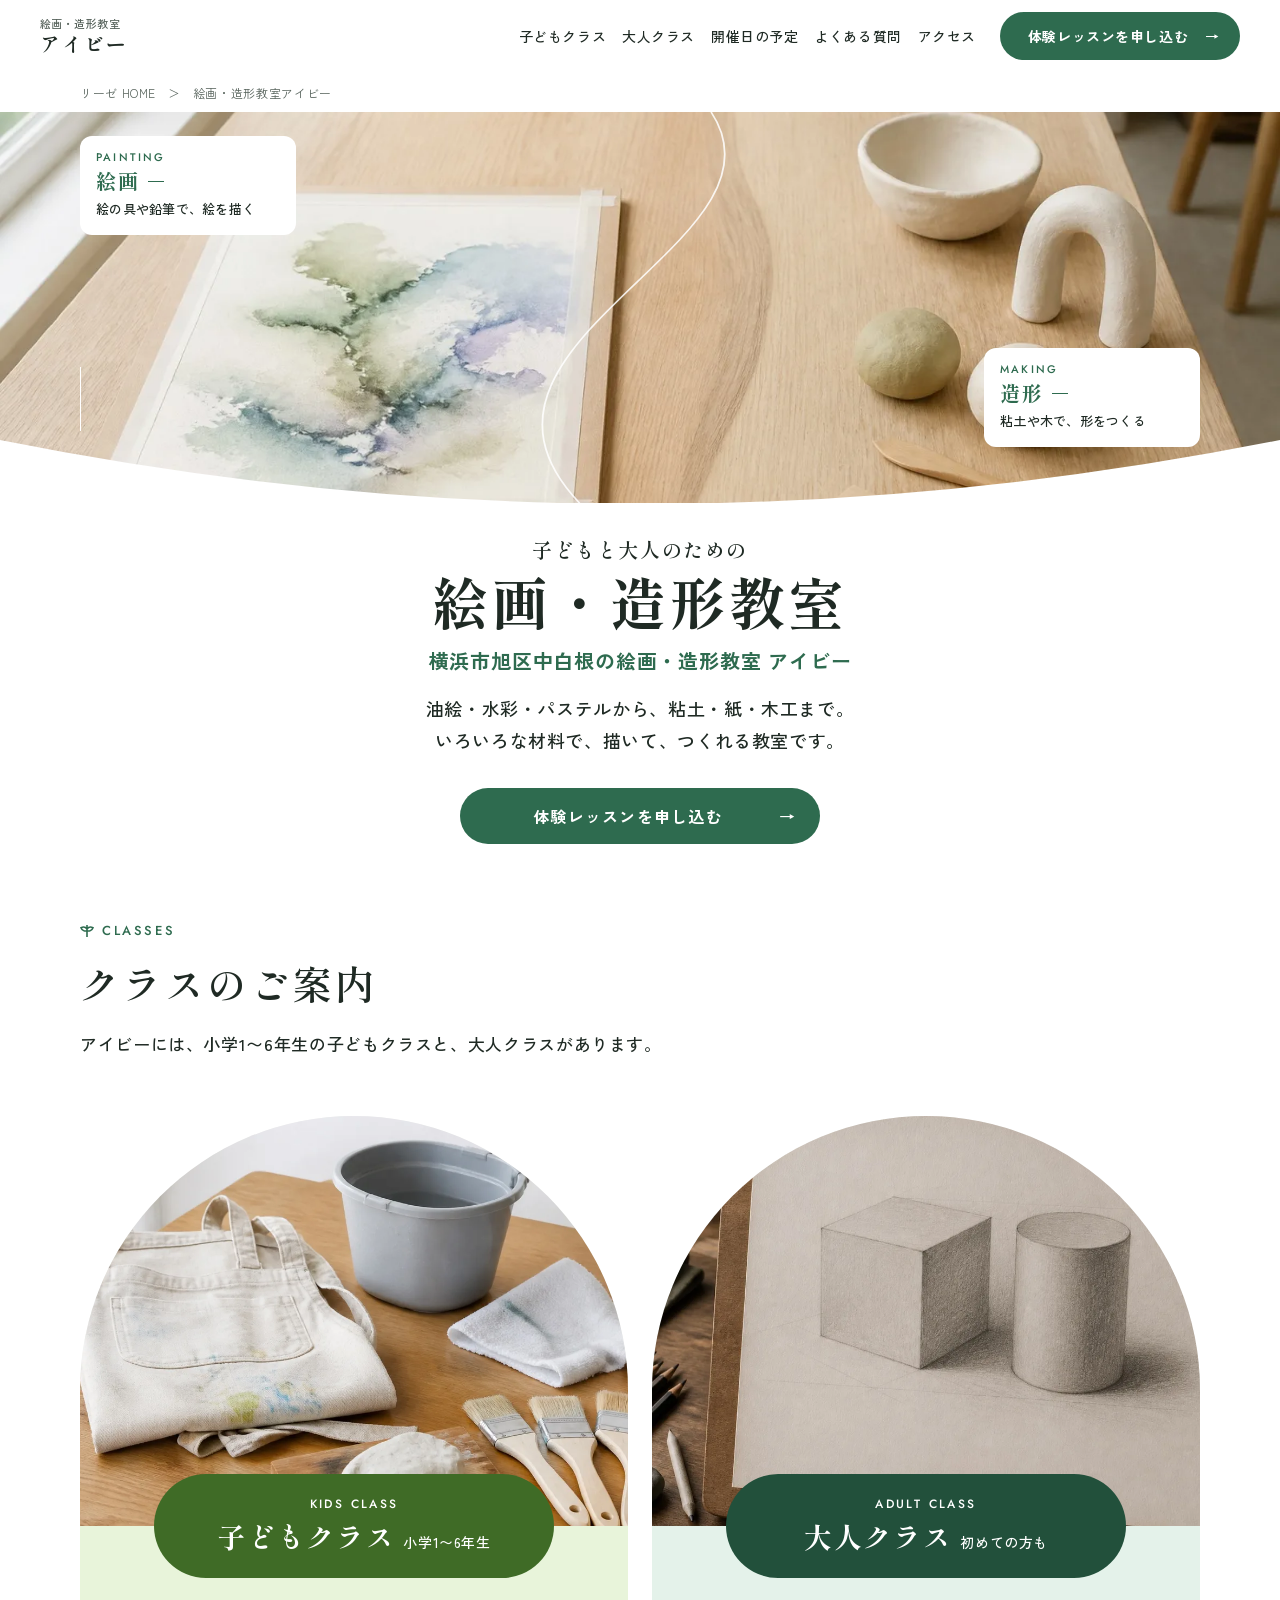
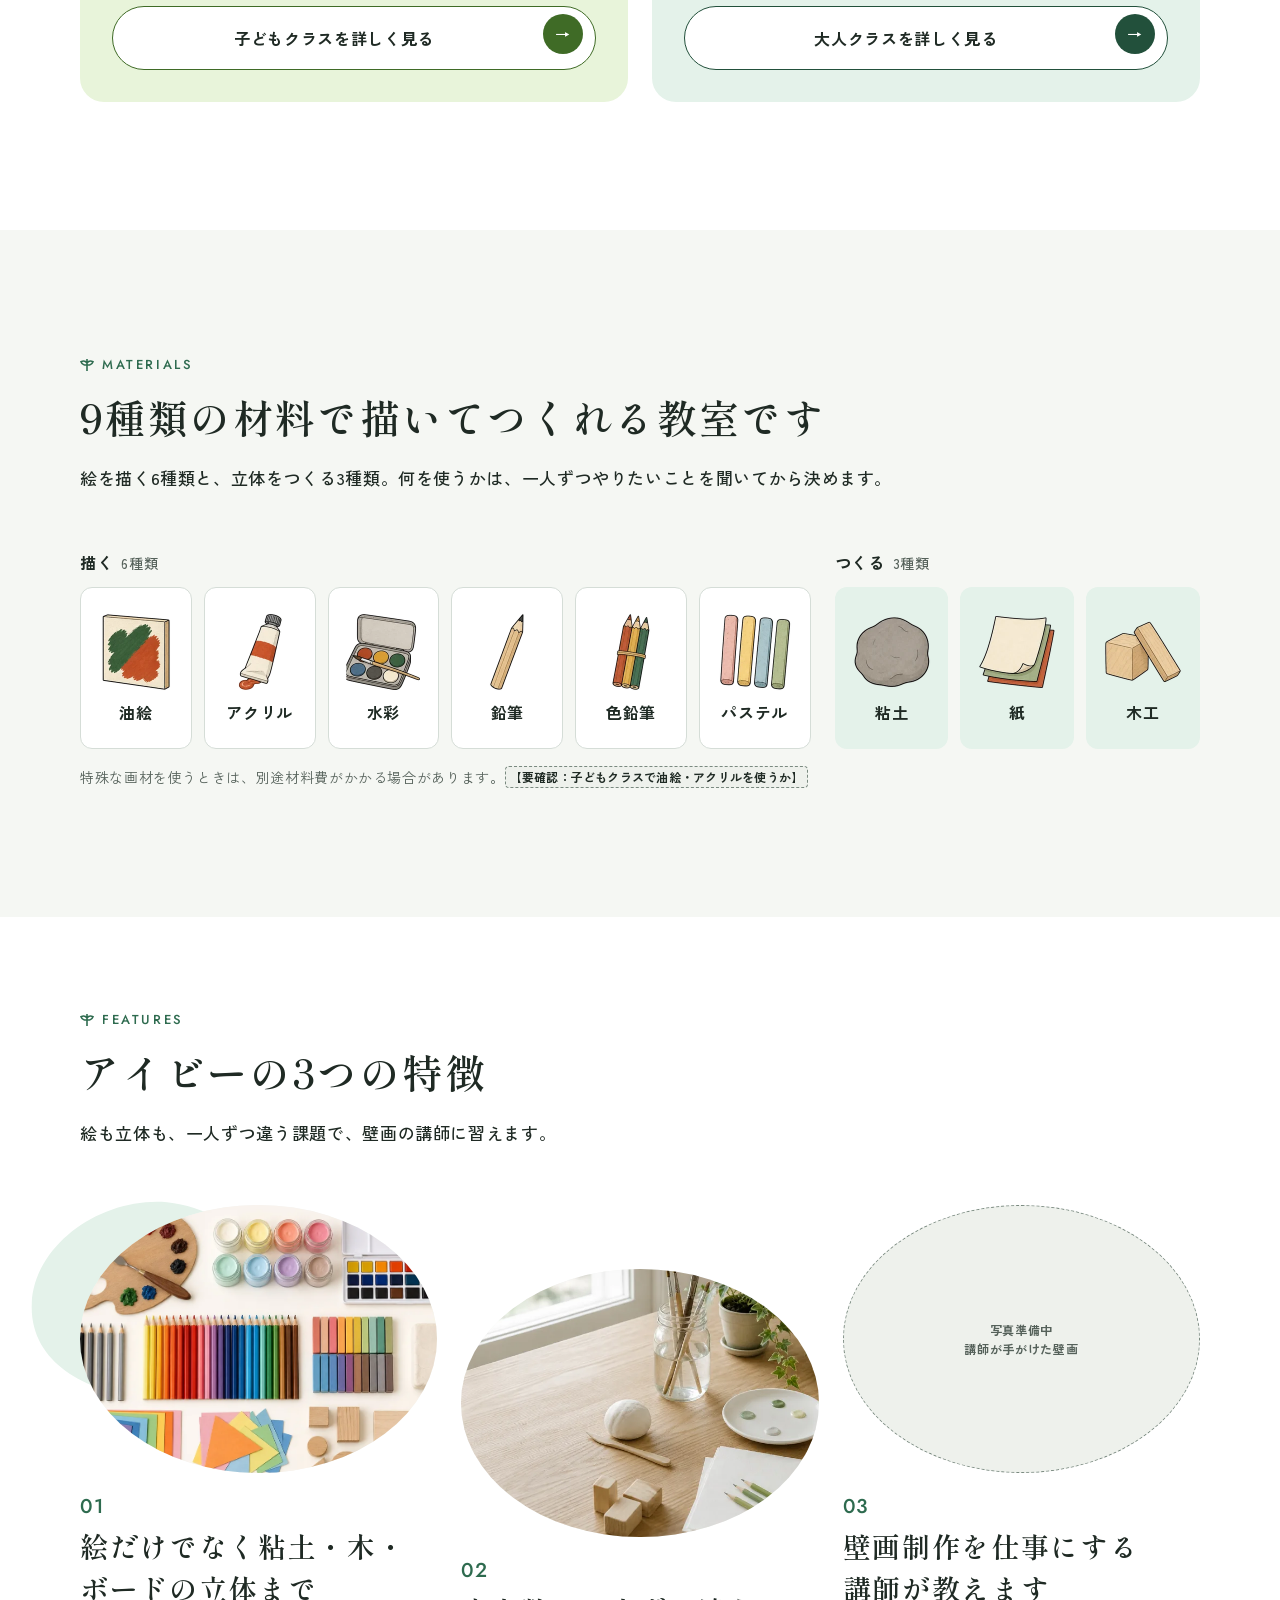
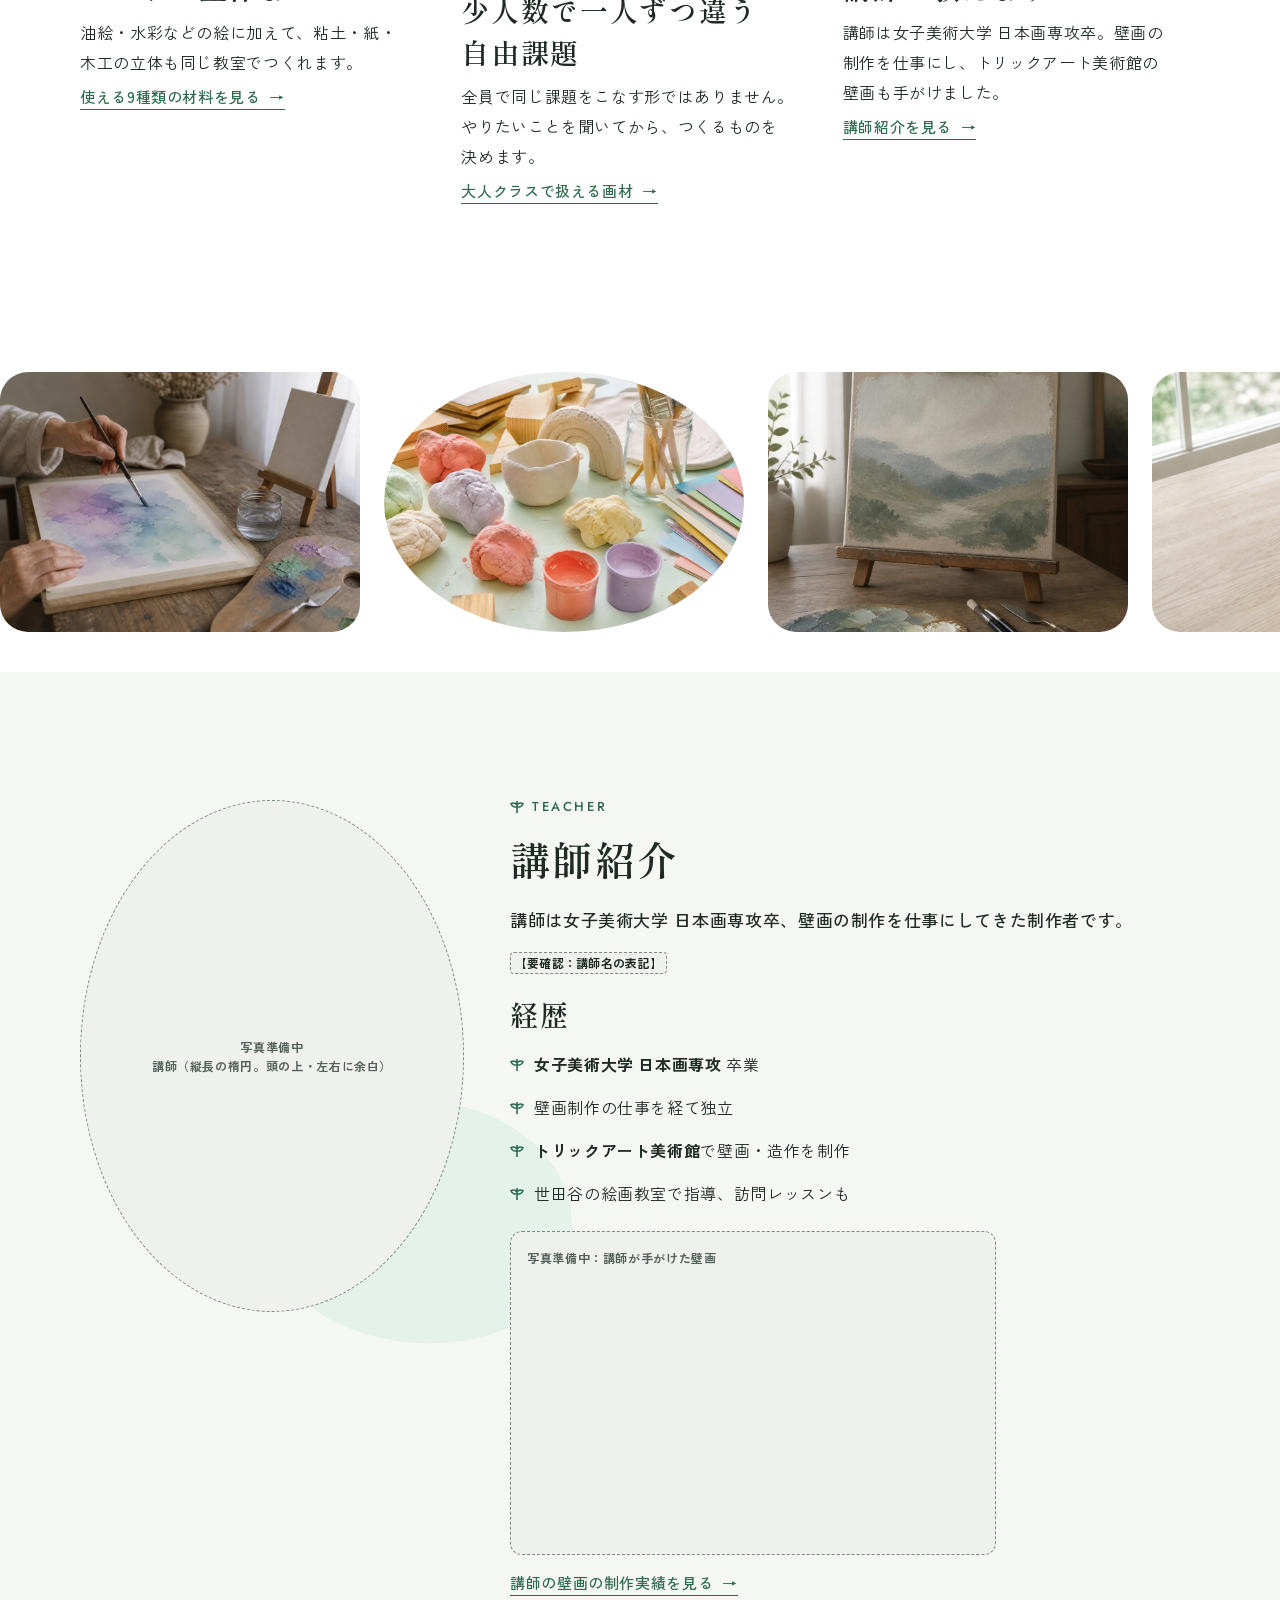
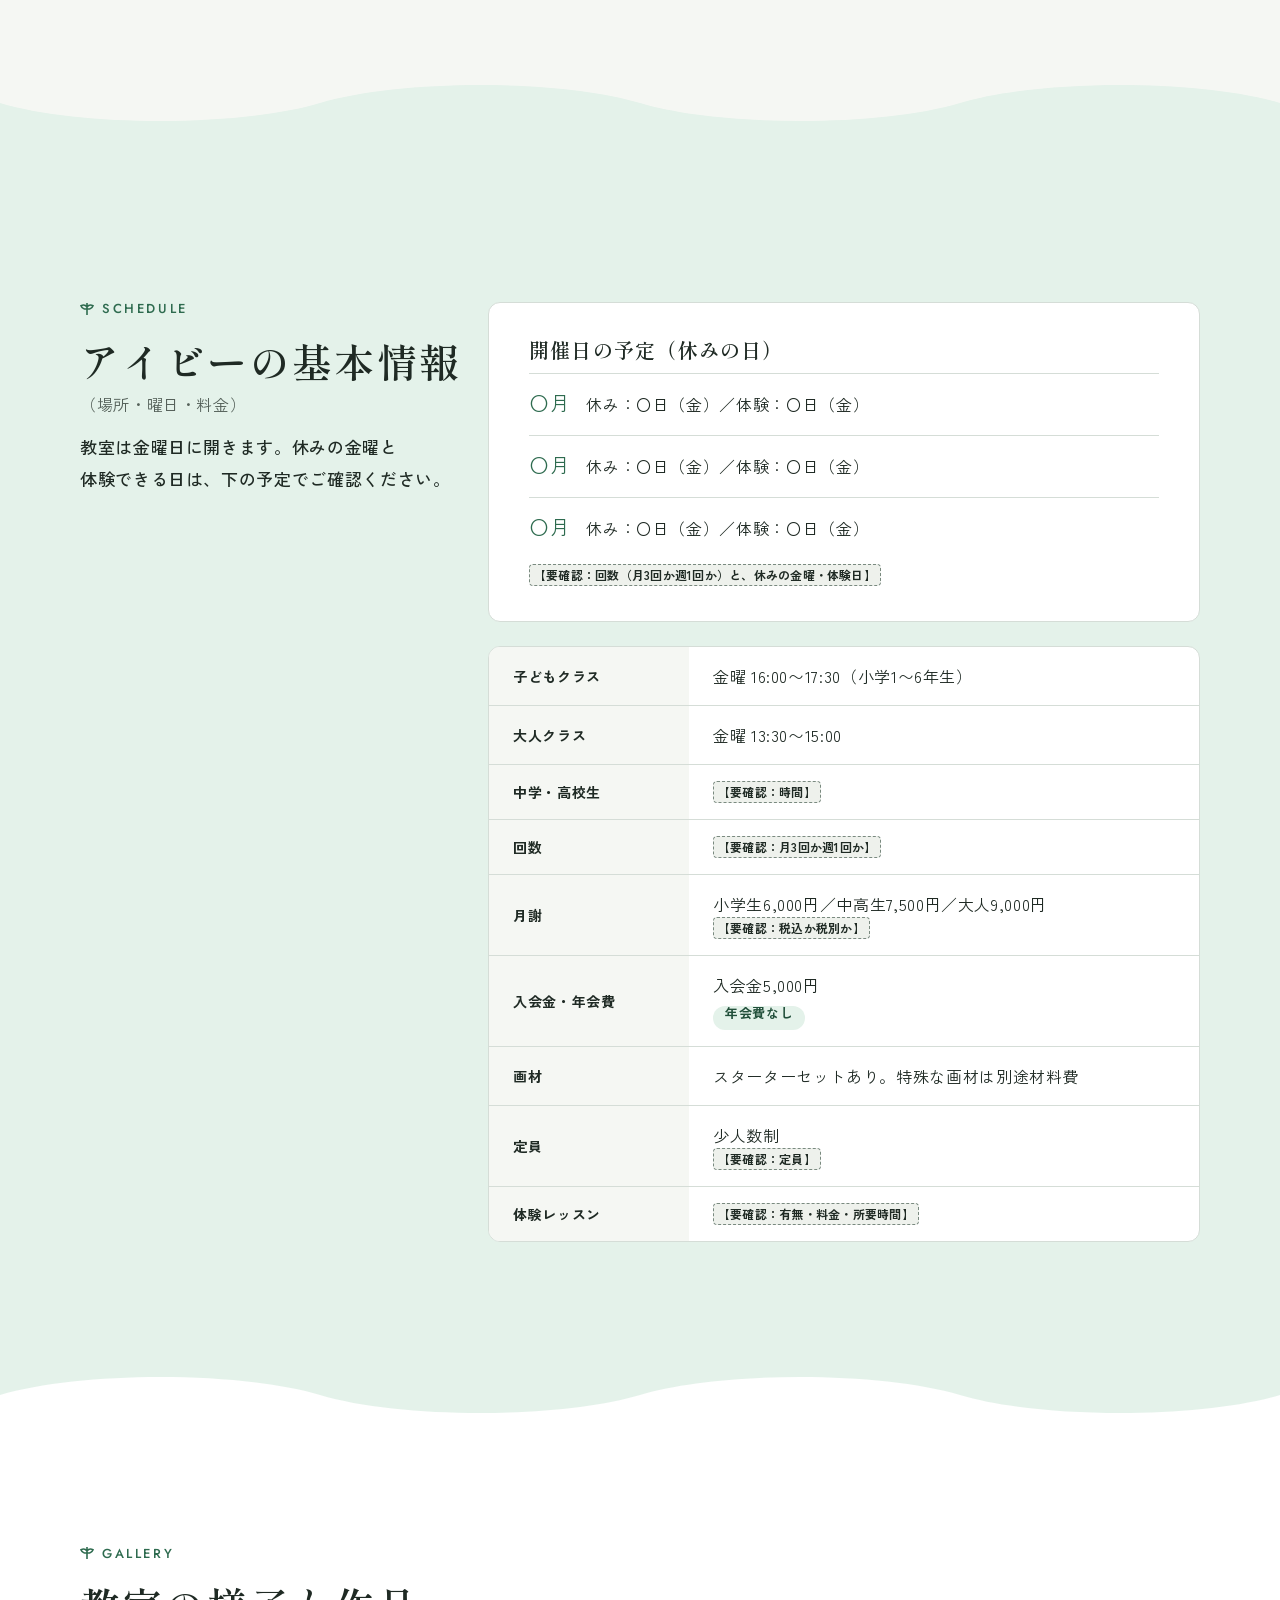
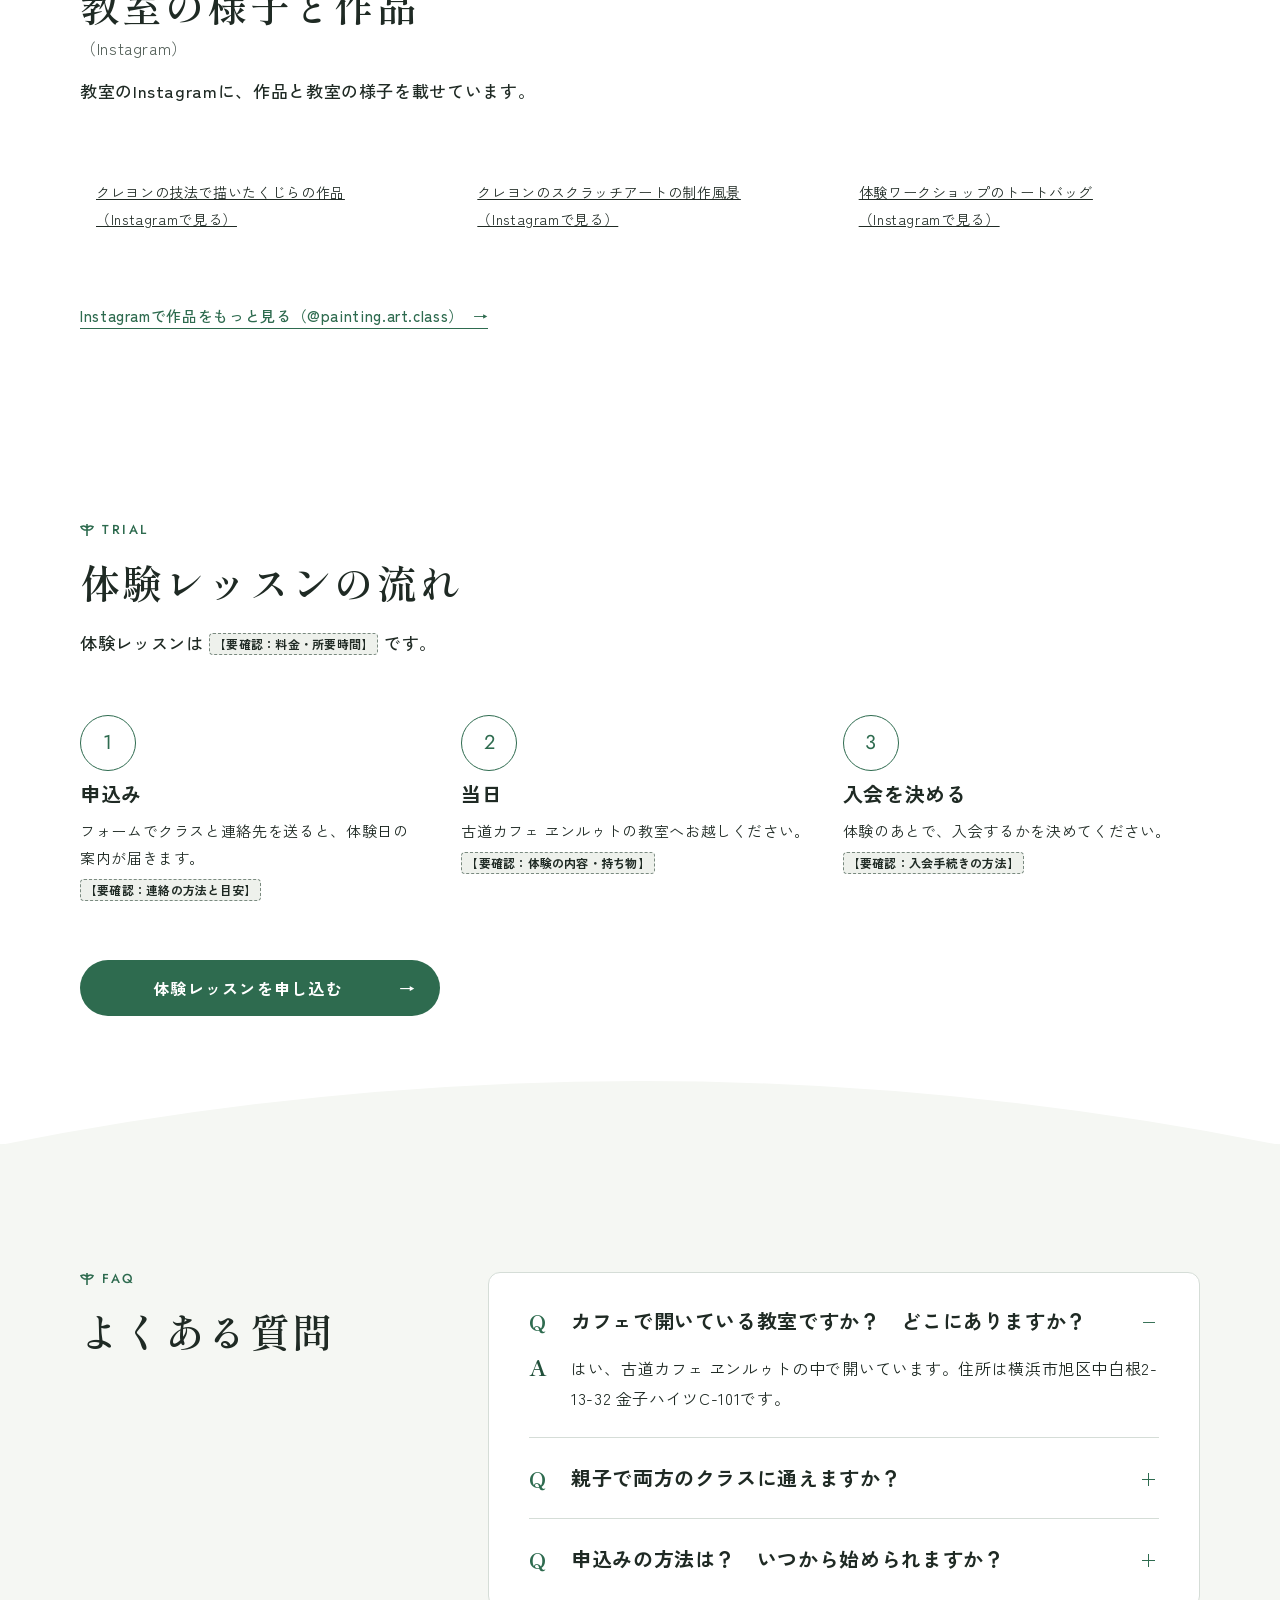
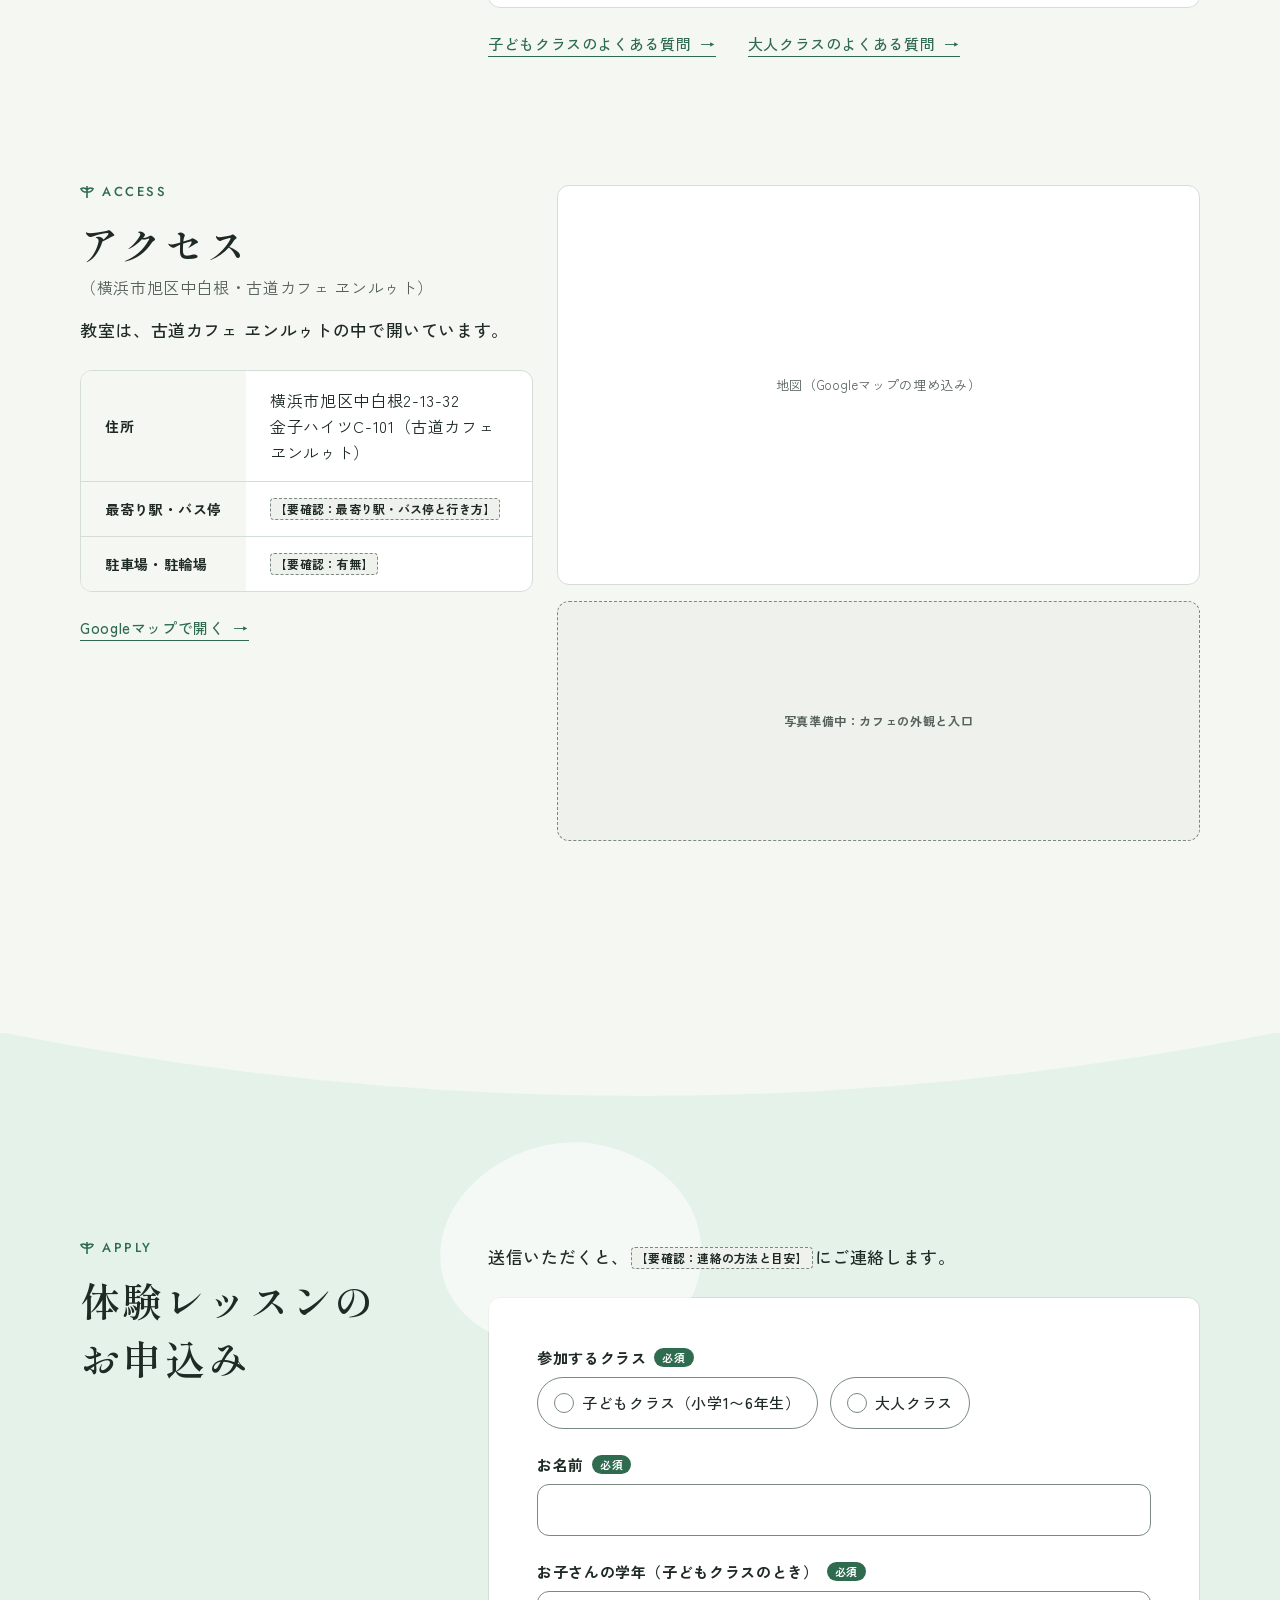
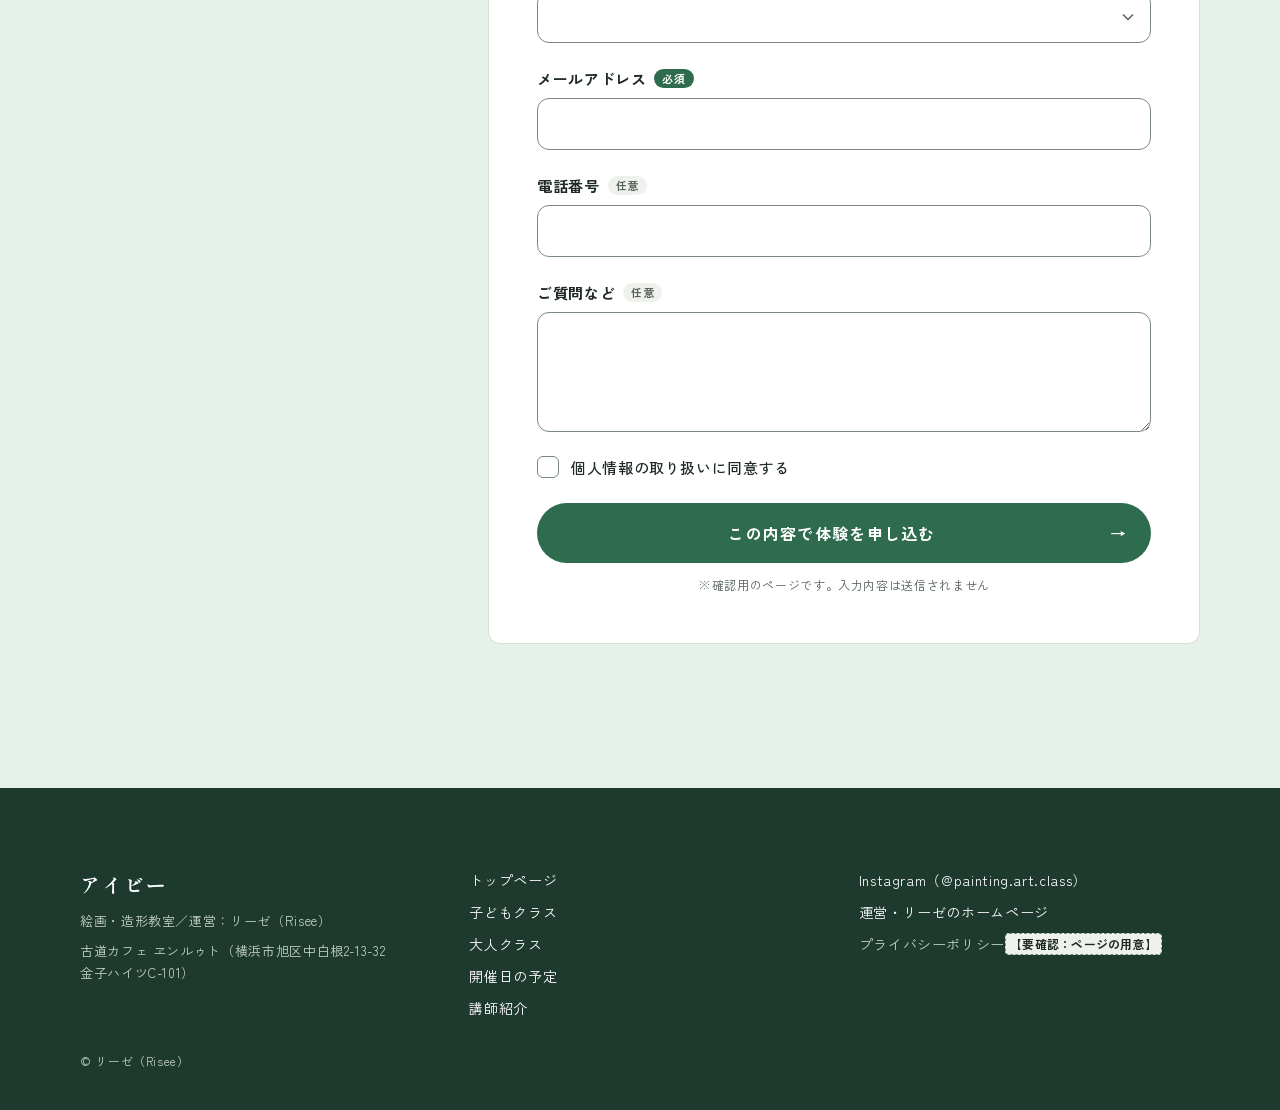
<file: index.html>
<!doctype html>
<html lang="ja">
<head>
<meta charset="utf-8">
<meta name="viewport" content="width=device-width, initial-scale=1">
<title>横浜市旭区中白根の絵画教室・造形教室｜アイビー</title>
<meta name="description" content="横浜市旭区中白根の絵画・造形教室アイビー。金曜日に、小学生の子どもクラスと大人クラスを開いています。壁画制作を仕事にする講師が少人数・自由課題で、油絵・水彩から粘土・木工まで教えます。年会費はありません。">
<meta name="robots" content="noindex,nofollow">
<link rel="icon" href="data:,">
<link rel="preconnect" href="https://fonts.googleapis.com">
<link rel="preconnect" href="https://fonts.gstatic.com" crossorigin>
<link href="https://fonts.googleapis.com/css2?family=Jost:wght@400;500&family=Shippori+Mincho:wght@600;700&family=Zen+Kaku+Gothic+New:wght@400;500;700&display=swap" rel="stylesheet">
<link rel="stylesheet" href="assets/css/style.css?v=4">
<script>
(function(d){if(window.matchMedia&&matchMedia('(prefers-reduced-motion: reduce)').matches)return;d.classList.add('js-motion');try{var n=performance.getEntriesByType('navigation')[0];if(sessionStorage.getItem('ivy-intro')&&!(n&&n.type==='reload'))d.classList.add('intro-done')}catch(e){}setTimeout(function(){if(!window.ivyReady)d.classList.remove('js-motion')},2500)})(document.documentElement);
</script>
<script src="assets/js/main.js?v=4" defer></script>
</head>
<body class="has-fixbar">
<div class="curtain" aria-hidden="true"><p class="curtain__mark"><span class="curtain__sub">絵画・造形教室</span><span class="curtain__main">アイビー</span></p></div>
<header class="header">
  <a class="logo" href="./">
    <span class="logo__sub">絵画・造形教室</span>
    <span class="logo__main">アイビー</span>
  </a>
  <button class="burger" type="button" aria-label="メニューを開く" aria-expanded="false" aria-controls="nav"><span></span></button>
  <div class="scrim"></div>
  <nav class="nav" id="nav" aria-label="メインメニュー">
    <button class="nav__close" type="button" aria-label="メニューを閉じる"></button>
    <ul class="nav__list">
      <li><a href="kids/">子どもクラス</a></li>
      <li><a href="adult/">大人クラス</a></li>
      <li><a href="#schedule">開催日の予定</a></li>
      <li><a href="#faq">よくある質問</a></li>
      <li><a href="#access">アクセス</a></li>
    </ul>
    <div class="nav__cta"><a class="cta" href="#apply">体験レッスンを申し込む</a></div>
  </nav>
</header>

<nav class="crumb-bar" aria-label="パンくずリスト">
  <ol class="crumb">
    <li><a href="https://artewald.com/">リーゼ HOME</a></li>
    <li aria-current="page">絵画・造形教室アイビー</li>
  </ol>
</nav>

<main>
  <section class="fv" id="top" aria-label="絵画と造形">
    <div class="fv__photo">
      <picture>
        <source media="(min-width: 768px)" srcset="assets/img/fv-painting-making.webp" width="1600" height="1066">
        <img src="assets/img/clay-materials.webp" width="1140" height="760" alt="机の左に水彩の絵、右に粘土の器と木片が並んだイメージ" class="fv__under" fetchpriority="high">
      </picture>
      <div class="fv__over">
        <picture>
          <source media="(min-width: 768px)" srcset="[data-uri]">
          <img src="assets/img/watercolor-hands.webp" width="1080" height="720" alt="透明水彩で色を重ねている手元のイメージ" fetchpriority="high">
        </picture>
      </div>
      <svg class="fv__line fv__line--pc" viewBox="0 0 1440 560" preserveAspectRatio="none" aria-hidden="true"><path pathLength="1" d="M652 560 C480 330 900 190 800 0"/></svg>
      <svg class="fv__line fv__line--sp" viewBox="0 0 375 400" preserveAspectRatio="none" aria-hidden="true"><path pathLength="1" d="M0 247 C110 282 250 112 375 160"/></svg>
    </div>
    <span class="fv__scroll" aria-hidden="true"></span>
    <svg class="arc arc--down" viewBox="0 0 1440 64" preserveAspectRatio="none" aria-hidden="true"><path d="M0 0 Q720 128 1440 0 V64 H0 Z" fill="#FFFFFF"/></svg>
    <p class="fv__card fv__card--a"><span class="fv__en" aria-hidden="true">PAINTING</span><span class="fv__ja">絵画</span><span class="fv__desc">絵の具や鉛筆で、絵を描く</span></p>
    <p class="fv__card fv__card--b"><span class="fv__en" aria-hidden="true">MAKING</span><span class="fv__ja">造形</span><span class="fv__desc">粘土や木で、形をつくる</span></p>
  </section>

  <section class="hero">
    <p class="hero__catch"><span class="hero__pre">子どもと大人のための</span><span class="hero__main">絵画・造形教室</span></p>
    <h1>横浜市旭区中白根の絵画・造形教室 アイビー</h1>
    <p class="hero__lead">油絵・水彩・パステルから、<br class="sp-only">粘土・紙・木工まで。<br>いろいろな材料で、描いて、<br class="sp-only">つくれる教室です。</p>
    <p class="pre-cta">まずは体験レッスンから</p>
    <a class="cta cta--w" href="#apply">体験レッスンを申し込む</a>
  </section>

  <section class="section classes" id="classes">
    <div class="wrap">
      <div class="sec-head reveal">
        <p class="label" aria-hidden="true">CLASSES</p>
        <h2>クラスのご案内</h2>
        <p class="lead">アイビーには、小学1〜6年生の子どもクラスと、大人クラスがあります。</p>
      </div>
      <div class="panels">
        <article class="panel panel--kids reveal reveal--up">
          <div class="ph ph--arch panel__img"><img src="assets/img/apron-tools.webp" width="1320" height="879" alt="白いエプロンと筆、粘土、バケツが置かれた机のイメージ" loading="lazy" decoding="async"></div>
          <div class="panel__name"><span class="panel__en" aria-hidden="true">KIDS CLASS</span><div class="panel__row"><h3>子どもクラス</h3><span>小学1〜6年生</span></div></div>
          <div class="panel__body"><a class="choice choice--kids" href="kids/">子どもクラスを詳しく見る</a></div>
        </article>
        <article class="panel panel--adult reveal reveal--up" style="--d:.12s">
          <div class="ph ph--arch panel__img"><img src="assets/img/pencil-sketch.webp" width="1320" height="879" alt="立方体と円柱を鉛筆で描いたスケッチのイメージ" loading="lazy" decoding="async"></div>
          <div class="panel__name"><span class="panel__en" aria-hidden="true">ADULT CLASS</span><div class="panel__row"><h3>大人クラス</h3><span>初めての方も</span></div></div>
          <div class="panel__body"><a class="choice choice--adult" href="adult/">大人クラスを詳しく見る</a></div>
        </article>
      </div>
    </div>
  </section>

  <section class="section materials-top" id="materials">
    <div class="wrap">
      <div class="sec-head reveal">
        <p class="label" aria-hidden="true">MATERIALS</p>
        <h2>9種類の材料で描いて<br class="sp-only">つくれる教室です</h2>
        <p class="lead">絵を描く6種類と、立体をつくる3種類。何を使うかは、一人ずつやりたいことを聞いてから決めます。</p>
      </div>
      <div class="mats">
        <div class="mats__set mats__set--draw"><p class="mats__head">描く<span>6種類</span></p><ul class="mats__list"><li class="mat"><img class="mat__il" src="assets/img/mats/mat-oil.webp" width="160" height="160" alt="" loading="lazy" decoding="async"><span class="mat__name">油絵</span></li><li class="mat"><img class="mat__il" src="assets/img/mats/mat-acrylic.webp" width="160" height="160" alt="" loading="lazy" decoding="async"><span class="mat__name">アクリル</span></li><li class="mat"><img class="mat__il" src="assets/img/mats/mat-watercolor.webp" width="160" height="160" alt="" loading="lazy" decoding="async"><span class="mat__name">水彩</span></li><li class="mat"><img class="mat__il" src="assets/img/mats/mat-pencil.webp" width="160" height="160" alt="" loading="lazy" decoding="async"><span class="mat__name">鉛筆</span></li><li class="mat"><img class="mat__il" src="assets/img/mats/mat-colorpencil.webp" width="160" height="160" alt="" loading="lazy" decoding="async"><span class="mat__name">色鉛筆</span></li><li class="mat"><img class="mat__il" src="assets/img/mats/mat-pastel.webp" width="160" height="160" alt="" loading="lazy" decoding="async"><span class="mat__name">パステル</span></li></ul></div>
        <div class="mats__set mats__set--make"><p class="mats__head">つくる<span>3種類</span></p><ul class="mats__list"><li class="mat"><img class="mat__il" src="assets/img/mats/mat-clay.webp" width="160" height="160" alt="" loading="lazy" decoding="async"><span class="mat__name">粘土</span></li><li class="mat"><img class="mat__il" src="assets/img/mats/mat-paper.webp" width="160" height="160" alt="" loading="lazy" decoding="async"><span class="mat__name">紙</span></li><li class="mat"><img class="mat__il" src="assets/img/mats/mat-wood.webp" width="160" height="160" alt="" loading="lazy" decoding="async"><span class="mat__name">木工</span></li></ul></div>
      </div>
      <p class="mats-note">特殊な画材を使うときは、別途材料費がかかる場合があります。<span class="tbc">【要確認：子どもクラスで油絵・アクリルを使うか】</span></p>
    </div>
  </section>

  <section class="section features" id="features">
    <div class="wrap">
      <div class="sec-head reveal">
        <p class="label" aria-hidden="true">FEATURES</p>
        <h2>アイビーの<br class="sp-only">3つの特徴</h2>
        <p class="lead">絵も立体も、一人ずつ違う課題で、壁画の講師に習えます。</p>
      </div>
      <div class="cards">
        <article class="card">
          <svg class="blob " viewBox="0 0 200 160" preserveAspectRatio="none" aria-hidden="true"><path d="M110 4 C160 10 198 46 192 92 C186 140 140 158 92 154 C46 150 4 126 6 82 C8 36 60 0 110 4 Z"/></svg>
          <div class="ph ph--ellipse reveal reveal--ellipse"><img src="assets/img/art-materials.webp" width="1128" height="752" alt="絵の具、色鉛筆、パステル、紙、木片を並べた画材のイメージ" loading="lazy" decoding="async"></div>
          <p class="card__no" aria-hidden="true">01</p>
          <h3>絵だけでなく粘土・木・ボードの立体まで</h3>
          <p class="card__text">油絵・水彩などの絵に加えて、粘土・紙・木工の立体も同じ教室でつくれます。</p>
          <a class="tlink" href="#materials">使える9種類の材料を見る</a>
        </article>
        <article class="card">
          <div class="ph ph--ellipse reveal reveal--ellipse"><img src="assets/img/desk-brushes-clay.webp" width="864" height="576" alt="筆立てと粘土、木片、スケッチブックが置かれた制作机のイメージ" loading="lazy" decoding="async"></div>
          <p class="card__no" aria-hidden="true">02</p>
          <h3>少人数で一人ずつ違う自由課題</h3>
          <p class="card__text">全員で同じ課題をこなす形ではありません。やりたいことを聞いてから、つくるものを決めます。</p>
          <a class="tlink" href="adult/#materials">大人クラスで扱える画材</a>
        </article>
        <article class="card">
          <div class="ph ph--ellipse ph--empty reveal reveal--ellipse">写真準備中<br>講師が手がけた壁画</div>
          <p class="card__no" aria-hidden="true">03</p>
          <h3>壁画制作を仕事にする講師が教えます</h3>
          <p class="card__text">講師は女子美術大学 日本画専攻卒。壁画の制作を仕事にし、トリックアート美術館の壁画も手がけました。</p>
          <a class="tlink" href="#teacher">講師紹介を見る</a>
        </article>
      </div>
    </div>
  </section>

  <div class="loop" aria-hidden="true"><ul class="loop__track"><li><img src="assets/img/watercolor-hands.webp" alt="" loading="lazy" decoding="async"></li><li><img src="assets/img/clay-materials.webp" alt="" loading="lazy" decoding="async"></li><li><img src="assets/img/oil-canvas-easel.webp" alt="" loading="lazy" decoding="async"></li><li><img src="assets/img/desk-brushes-clay.webp" alt="" loading="lazy" decoding="async"></li><li><img src="assets/img/pencil-sketch.webp" alt="" loading="lazy" decoding="async"></li><li><img src="assets/img/wood-board-sculpture.webp" alt="" loading="lazy" decoding="async"></li><li><img src="assets/img/still-life.webp" alt="" loading="lazy" decoding="async"></li><li><img src="assets/img/art-materials.webp" alt="" loading="lazy" decoding="async"></li><li><img src="assets/img/watercolor-hands.webp" alt="" loading="lazy" decoding="async"></li><li><img src="assets/img/clay-materials.webp" alt="" loading="lazy" decoding="async"></li><li><img src="assets/img/oil-canvas-easel.webp" alt="" loading="lazy" decoding="async"></li><li><img src="assets/img/desk-brushes-clay.webp" alt="" loading="lazy" decoding="async"></li><li><img src="assets/img/pencil-sketch.webp" alt="" loading="lazy" decoding="async"></li><li><img src="assets/img/wood-board-sculpture.webp" alt="" loading="lazy" decoding="async"></li><li><img src="assets/img/still-life.webp" alt="" loading="lazy" decoding="async"></li><li><img src="assets/img/art-materials.webp" alt="" loading="lazy" decoding="async"></li></ul></div>

  <section class="section teacher teacher--soft" id="teacher">
    <div class="wrap teacher__grid">
      <div class="teacher__photo">
        <svg class="blob " viewBox="0 0 200 160" preserveAspectRatio="none" aria-hidden="true"><path d="M110 4 C160 10 198 46 192 92 C186 140 140 158 92 154 C46 150 4 126 6 82 C8 36 60 0 110 4 Z"/></svg>
        <div class="ph ph--ellipse ph--empty reveal reveal--ellipse">写真準備中<br>講師（縦長の楕円。頭の上・左右に余白）</div>
      </div>
      <div class="teacher__body">
        <div class="sec-head sec-head--flush reveal">
        <p class="label" aria-hidden="true">TEACHER</p>
        <h2>講師紹介</h2>
        <p class="lead">講師は女子美術大学 日本画専攻卒、壁画の制作を仕事にしてきた制作者です。</p>
      </div>
        <span class="tbc">【要確認：講師名の表記】</span>
        <h3 class="h3-sec">経歴</h3>
        <ul class="career">
          <li><strong>女子美術大学 日本画専攻</strong> 卒業</li>
          <li>壁画制作の仕事を経て独立</li>
          <li><strong>トリックアート美術館</strong>で壁画・造作を制作</li>
          <li>世田谷の絵画教室で指導、訪問レッスンも</li>
        </ul>
        <div class="ph ph--box ph--empty mural">写真準備中：講師が手がけた壁画</div>
        <a class="tlink">講師の壁画の制作実績を見る</a>
      </div>
    </div>
  </section>

  <section class="section band" id="schedule">
    <div class="wave wave--top reveal reveal--wave" aria-hidden="true"><svg viewBox="0 0 2160 48" preserveAspectRatio="none"><path d="M0 24 C90 0 270 0 360 24 S630 48 720 24 S990 0 1080 24 S1350 48 1440 24 S1710 0 1800 24 S2070 48 2160 24 V48 H0 Z" fill="#E4F2EA"/></svg></div>
    <div class="wave wave--bottom reveal reveal--wave" aria-hidden="true"><svg viewBox="0 0 2160 48" preserveAspectRatio="none"><path d="M0 24 C90 0 270 0 360 24 S630 48 720 24 S990 0 1080 24 S1350 48 1440 24 S1710 0 1800 24 S2070 48 2160 24 V48 H0 Z" fill="#FFFFFF"/></svg></div>
    <div class="wrap split" id="info">
      <div class="sec-head reveal">
        <p class="label" aria-hidden="true">SCHEDULE</p>
        <h2><span>アイビーの<br class="sp-only">基本情報</span><span class="h2__sub">（場所・曜日・料金）</span></h2>
        <p class="lead">教室は金曜日に開きます。休みの金曜と体験できる日は、下の予定でご確認ください。</p>
      </div>
      <div>
        <div class="panel-white plan">
          <h3>開催日の予定（休みの日）</h3>
          <ul>
            <li><span class="plan__m">〇月</span><span>休み：〇日（金）／体験：〇日（金）</span></li>
            <li><span class="plan__m">〇月</span><span>休み：〇日（金）／体験：〇日（金）</span></li>
            <li><span class="plan__m">〇月</span><span>休み：〇日（金）／体験：〇日（金）</span></li>
          </ul>
          <span class="tbc">【要確認：回数（月3回か週1回か）と、休みの金曜・体験日】</span>
        </div>
        <div class="panel-white table-wrap">
          <table class="table">
            <tr><th scope="row">子どもクラス</th><td>金曜 16:00〜17:30（小学1〜6年生）</td></tr>
            <tr><th scope="row">大人クラス</th><td>金曜 13:30〜15:00</td></tr>
            <tr><th scope="row">中学・高校生</th><td><span class="tbc">【要確認：時間】</span></td></tr>
            <tr><th scope="row">回数</th><td><span class="tbc">【要確認：月3回か週1回か】</span></td></tr>
            <tr><th scope="row">月謝</th><td>小学生6,000円／中高生7,500円／大人9,000円<span class="tbc">【要確認：税込か税別か】</span></td></tr>
            <tr><th scope="row">入会金・年会費</th><td>入会金5,000円<span class="badge-free">年会費なし</span></td></tr>
            <tr><th scope="row">画材</th><td>スターターセットあり。特殊な画材は別途材料費</td></tr>
            <tr><th scope="row">定員</th><td>少人数制<span class="tbc">【要確認：定員】</span></td></tr>
            <tr><th scope="row">体験レッスン</th><td><span class="tbc">【要確認：有無・料金・所要時間】</span></td></tr>
          </table>
        </div>
      </div>
    </div>
  </section>

  <section class="section insta" id="gallery">
    <div class="wrap">
      <div class="sec-head reveal">
        <p class="label" aria-hidden="true">GALLERY</p>
        <h2><span>教室の様子と作品</span><span class="h2__sub">（Instagram）</span></h2>
        <p class="lead">教室のInstagramに、作品と教室の様子を載せています。</p>
      </div>
      <div class="ig-embeds">
        <blockquote class="instagram-media" data-instgrm-permalink="https://www.instagram.com/p/DW8O9e0EUUl/" data-instgrm-version="14"><a href="https://www.instagram.com/p/DW8O9e0EUUl/" target="_blank" rel="noopener">クレヨンの技法で描いたくじらの作品（Instagramで見る）</a></blockquote>
        <blockquote class="instagram-media" data-instgrm-permalink="https://www.instagram.com/p/DWDwP9JEXnP/" data-instgrm-version="14"><a href="https://www.instagram.com/p/DWDwP9JEXnP/" target="_blank" rel="noopener">クレヨンのスクラッチアートの制作風景（Instagramで見る）</a></blockquote>
        <blockquote class="instagram-media" data-instgrm-permalink="https://www.instagram.com/p/DUj7gafEeFJ/" data-instgrm-version="14"><a href="https://www.instagram.com/p/DUj7gafEeFJ/" target="_blank" rel="noopener">体験ワークショップのトートバッグ（Instagramで見る）</a></blockquote>
      </div>
      <a class="tlink" href="https://www.instagram.com/painting.art.class/" target="_blank" rel="noopener">Instagramで作品をもっと見る（@painting.art.class）<span class="vh">（新しいタブで開きます）</span></a>
    </div>
  </section>

  <section class="section trial" id="trial">
    <div class="wrap">
      <div class="sec-head reveal">
        <p class="label" aria-hidden="true">TRIAL</p>
        <h2>体験レッスンの流れ</h2>
        <p class="lead">体験レッスンは <span class="tbc">【要確認：料金・所要時間】</span> です。</p>
      </div>
      <ol class="steps steps--curved">
        <svg class="steps__curve steps__curve--pc reveal reveal--draw" viewBox="0 0 1200 56" preserveAspectRatio="none" aria-hidden="true"><path pathLength="1" d="M28 28 C150 -12 258 68 408 28 S666 -12 816 28"/></svg>
        <svg class="steps__curve steps__curve--sp reveal reveal--draw" viewBox="0 0 30 582" preserveAspectRatio="none" aria-hidden="true"><path pathLength="1" d="M26 0 C8 90 12 160 20 240 S34 420 20 480 S8 550 0 582"/></svg>
        <li>
          <span class="steps__no">1</span>
          <h3 class="steps__title">申込み</h3>
          <p class="steps__text">フォームでクラスと連絡先を送ると、体験日の案内が届きます。</p>
          <span class="tbc">【要確認：連絡の方法と目安】</span>
        </li>
        <li>
          <span class="steps__no">2</span>
          <h3 class="steps__title">当日</h3>
          <p class="steps__text">古道カフェ ヱンルゥトの教室へお越しください。</p>
          <span class="tbc">【要確認：体験の内容・持ち物】</span>
        </li>
        <li>
          <span class="steps__no">3</span>
          <h3 class="steps__title">入会を決める</h3>
          <p class="steps__text">体験のあとで、入会するかを決めてください。</p>
          <span class="tbc">【要確認：入会手続きの方法】</span>
        </li>
      </ol>
      <div class="section-cta"><a class="cta cta--w" href="#apply">体験レッスンを申し込む</a></div>
    </div>
  </section>

  <section class="section soft" id="faq">
    <svg class="arc arc--up" viewBox="0 0 1440 64" preserveAspectRatio="none" aria-hidden="true"><path d="M0 64 Q720 -64 1440 64 Z" fill="#F5F7F3"/></svg>
    <div class="wrap split">
      <div class="sec-head reveal">
        <p class="label" aria-hidden="true">FAQ</p>
        <h2>よくある質問<span class="sp-only">（教室全体）</span></h2>
      </div>
      <div>
        <div class="panel-white faq">
        <details open>
          <summary><span class="faq__q" aria-hidden="true">Q</span><h3>カフェで開いている教室ですか？　どこにありますか？</h3><span class="faq__sign" aria-hidden="true"></span></summary>
          <div class="faq__body"><span class="faq__a" aria-hidden="true">A</span><div class="faq__main"><p>はい、古道カフェ ヱンルゥトの中で開いています。住所は横浜市旭区中白根2-13-32 金子ハイツC-101です。</p></div></div>
        </details>
        <details>
          <summary><span class="faq__q" aria-hidden="true">Q</span><h3>親子で両方のクラスに通えますか？</h3><span class="faq__sign" aria-hidden="true"></span></summary>
          <div class="faq__body"><span class="faq__a" aria-hidden="true">A</span><div class="faq__main"><p>はい、親子でそれぞれのクラスに申し込めます。どちらも金曜日で、大人クラスが先、子どもクラスがその後の時間です。<span class="tbc">【要確認：親子で通う場合の料金の決まり】</span></p><a class="tlink" href="#info">時間と月謝を見る</a></div></div>
        </details>
        <details>
          <summary><span class="faq__q" aria-hidden="true">Q</span><h3>申込みの方法は？　いつから始められますか？</h3><span class="faq__sign" aria-hidden="true"></span></summary>
          <div class="faq__body"><span class="faq__a" aria-hidden="true">A</span><div class="faq__main"><p>各ページの下の申込みフォームから送れます。送ったあとは <span class="tbc">【要確認：連絡の方法と目安】</span> にご連絡します。始められる時期は <span class="tbc">【要確認：月の途中からの入会の扱い】</span> です。</p></div></div>
        </details>
        </div>
        <div class="faq-links">
          <a class="tlink" href="kids/#faq">子どもクラスのよくある質問</a>
          <a class="tlink" href="adult/#faq">大人クラスのよくある質問</a>
        </div>
      </div>
    </div>

    <div class="wrap access" id="access">
      <div class="access__grid">
        <div>
          <div class="sec-head sec-head--access reveal">
        <p class="label" aria-hidden="true">ACCESS</p>
        <h2><span>アクセス</span><span class="h2__sub">（横浜市旭区中白根・古道カフェ ヱンルゥト）</span></h2>
        <p class="lead">教室は、古道カフェ ヱンルゥトの中で開いています。</p>
      </div>
          <div class="panel-white table-wrap">
            <table class="table table--access">
              <tr><th scope="row">住所</th><td>横浜市旭区中白根2-13-32 金子ハイツC-101（古道カフェ ヱンルゥト）</td></tr>
              <tr><th scope="row">最寄り駅・バス停</th><td><span class="tbc">【要確認：最寄り駅・バス停と行き方】</span></td></tr>
              <tr><th scope="row">駐車場・駐輪場</th><td><span class="tbc">【要確認：有無】</span></td></tr>
            </table>
          </div>
          <a class="tlink" href="https://www.google.com/maps/search/?api=1&amp;query=%E6%A8%AA%E6%B5%9C%E5%B8%82%E6%97%AD%E5%8C%BA%E4%B8%AD%E7%99%BD%E6%A0%B92-13-32%20%E9%87%91%E5%AD%90%E3%83%8F%E3%82%A4%E3%83%84C-101" target="_blank" rel="noopener">Googleマップで開く<span class="vh">（新しいタブで開きます）</span></a>
        </div>
        <div class="access__media">
          <div class="mapbox">地図（Googleマップの埋め込み）</div>
          <div class="ph ph--box ph--empty photo-box">写真準備中：カフェの外観と入口</div>
        </div>
      </div>
    </div>
  </section>

  <section class="section apply" id="apply">
    <svg class="arc arc--dip" viewBox="0 0 1440 64" preserveAspectRatio="none" aria-hidden="true"><path d="M0 0 H1440 Q720 128 0 0 Z" fill="#F5F7F3"/></svg>
    <svg class="blob apply__blob" viewBox="0 0 200 160" preserveAspectRatio="none" aria-hidden="true"><path d="M110 4 C160 10 198 46 192 92 C186 140 140 158 92 154 C46 150 4 126 6 82 C8 36 60 0 110 4 Z"/></svg>
    <div class="wrap split">
      <div class="sec-head reveal">
        <p class="label" aria-hidden="true">APPLY</p>
        <h2>体験レッスンのお申込み</h2>
      </div>
      <div>
        <p class="apply__lead">送信いただくと、<span class="tbc">【要確認：連絡の方法と目安】</span>にご連絡します。</p>
        <form class="form" id="apply-form" data-page="top" data-thanks="thanks/" novalidate>
        <fieldset class="field" aria-describedby="err-class">
          <legend>参加するクラス <span class="req">必須</span></legend>
          <div class="radios">
            <label class="radio"><input type="radio" name="class" value="kids">子どもクラス（小学1〜6年生）</label>
            <label class="radio"><input type="radio" name="class" value="adult">大人クラス</label>
          </div>
          <p class="err" id="err-class" hidden></p>
        </fieldset>
        <div class="field">
          <label class="field__label" for="name">お名前 <span class="req">必須</span></label>
          <input class="input" id="name" type="text" autocomplete="name" aria-describedby="err-name">
          <p class="err" id="err-name" hidden></p>
        </div>
        <div class="field" id="field-grade">
          <label class="field__label" for="grade">お子さんの学年（子どもクラスのとき） <span class="req">必須</span></label>
          <select class="input" id="grade" aria-describedby="err-grade"><option value=""></option><option>小学1年生</option><option>小学2年生</option><option>小学3年生</option><option>小学4年生</option><option>小学5年生</option><option>小学6年生</option></select>
          <p class="err" id="err-grade" hidden></p>
        </div>
        <div class="field">
          <label class="field__label" for="email">メールアドレス <span class="req">必須</span></label>
          <input class="input" id="email" type="email" autocomplete="email" aria-describedby="err-email">
          <p class="err" id="err-email" hidden></p>
        </div>
        <div class="field">
          <label class="field__label" for="tel">電話番号 <span class="opt">任意</span></label>
          <input class="input" id="tel" type="tel" autocomplete="tel">
        </div>
        <div class="field">
          <label class="field__label" for="message">ご質問など <span class="opt">任意</span></label>
          <textarea class="input" id="message"></textarea>
        </div>
        <div class="field">
          <label class="check"><input type="checkbox" id="agree" aria-describedby="err-agree">個人情報の取り扱いに同意する</label>
          <p class="err" id="err-agree" hidden></p>
        </div>
        <button class="cta" type="submit" disabled>この内容で体験を申し込む</button>
        <p class="form__note">※確認用のページです。入力内容は送信されません</p>
      </form>
      </div>
    </div>
  </section>
</main>

<footer class="footer">
  <div class="wrap">
    <div class="footer__grid">
      <div>
        <p class="footer__name">アイビー</p>
        <p class="footer__meta">絵画・造形教室／運営：リーゼ（Risee）</p>
        <p class="footer__meta">古道カフェ ヱンルゥト（横浜市旭区中白根2-13-32 金子ハイツC-101）</p>
      </div>
      <ul>
        <li><a href="./">トップページ</a></li>
        <li><a href="kids/">子どもクラス</a></li>
        <li><a href="adult/">大人クラス</a></li>
        <li><a href="#schedule">開催日の予定</a></li>
        <li><a href="#teacher">講師紹介</a></li>
      </ul>
      <ul>
        <li><a href="https://www.instagram.com/painting.art.class/" target="_blank" rel="noopener">Instagram（@painting.art.class）<span class="vh">（新しいタブで開きます）</span></a></li>
        <li><a href="https://artewald.com/" target="_blank" rel="noopener">運営・リーゼのホームページ<span class="vh">（新しいタブで開きます）</span></a></li>
        <li class="footer__muted">プライバシーポリシー<span class="tbc">【要確認：ページの用意】</span></li>
      </ul>
    </div>
    <p class="footer__copy">© リーゼ（Risee）</p>
  </div>
</footer>
<div class="fixbar"><a class="cta" href="#apply">体験レッスンを申し込む</a></div>
<script async src="https://www.instagram.com/embed.js"></script>
</body>
</html>
</file>
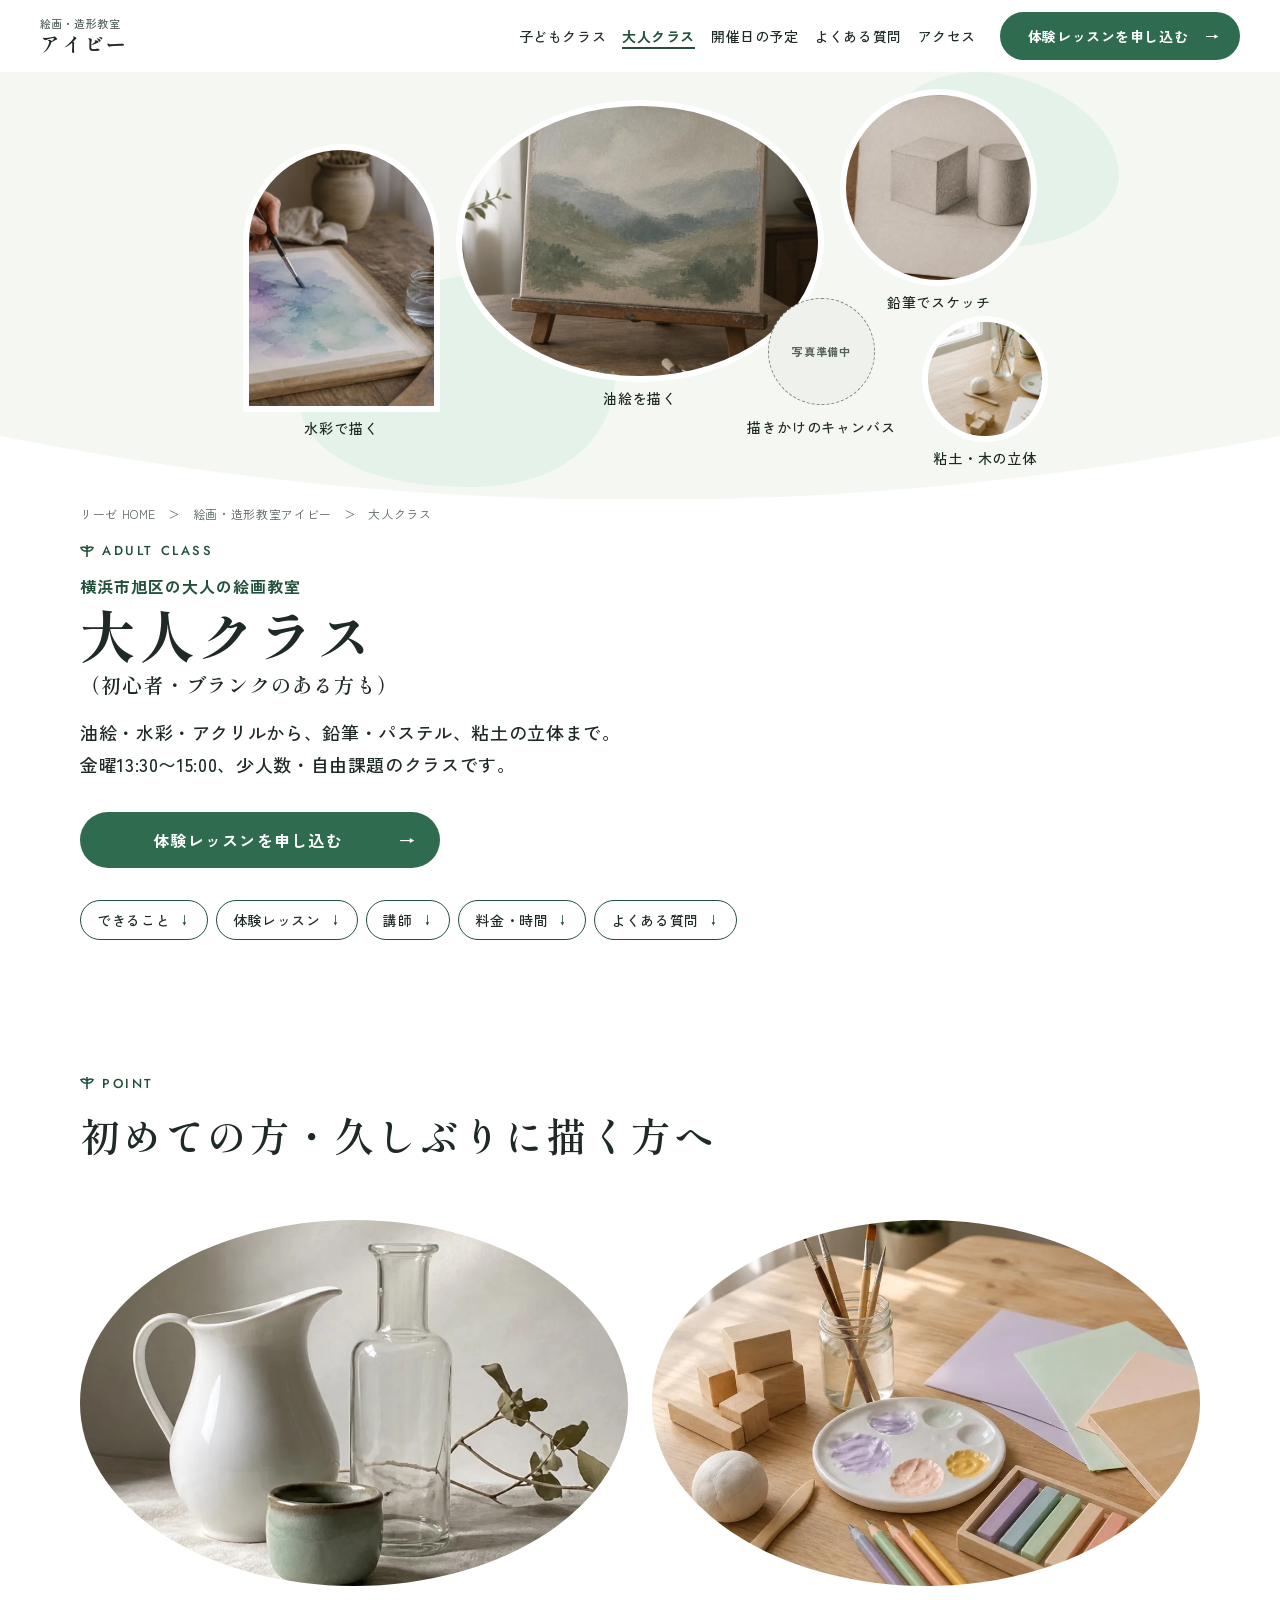
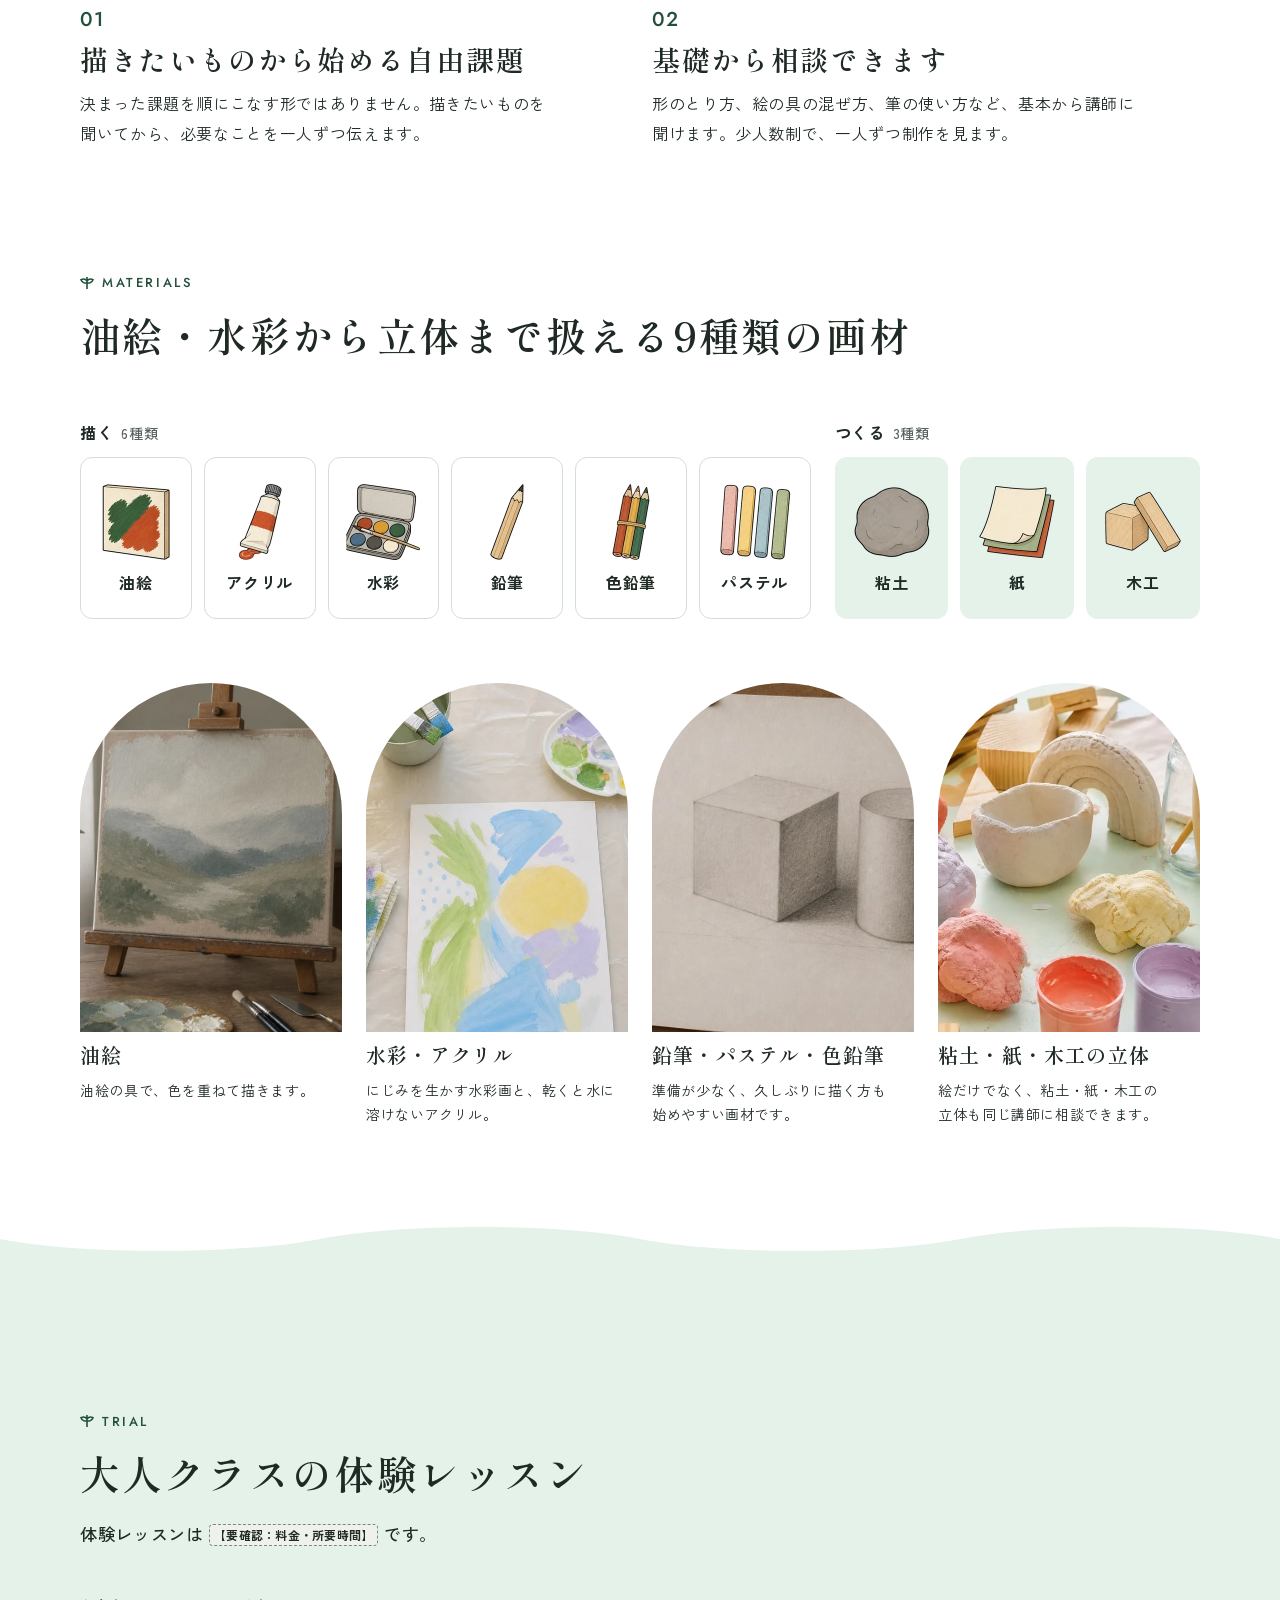
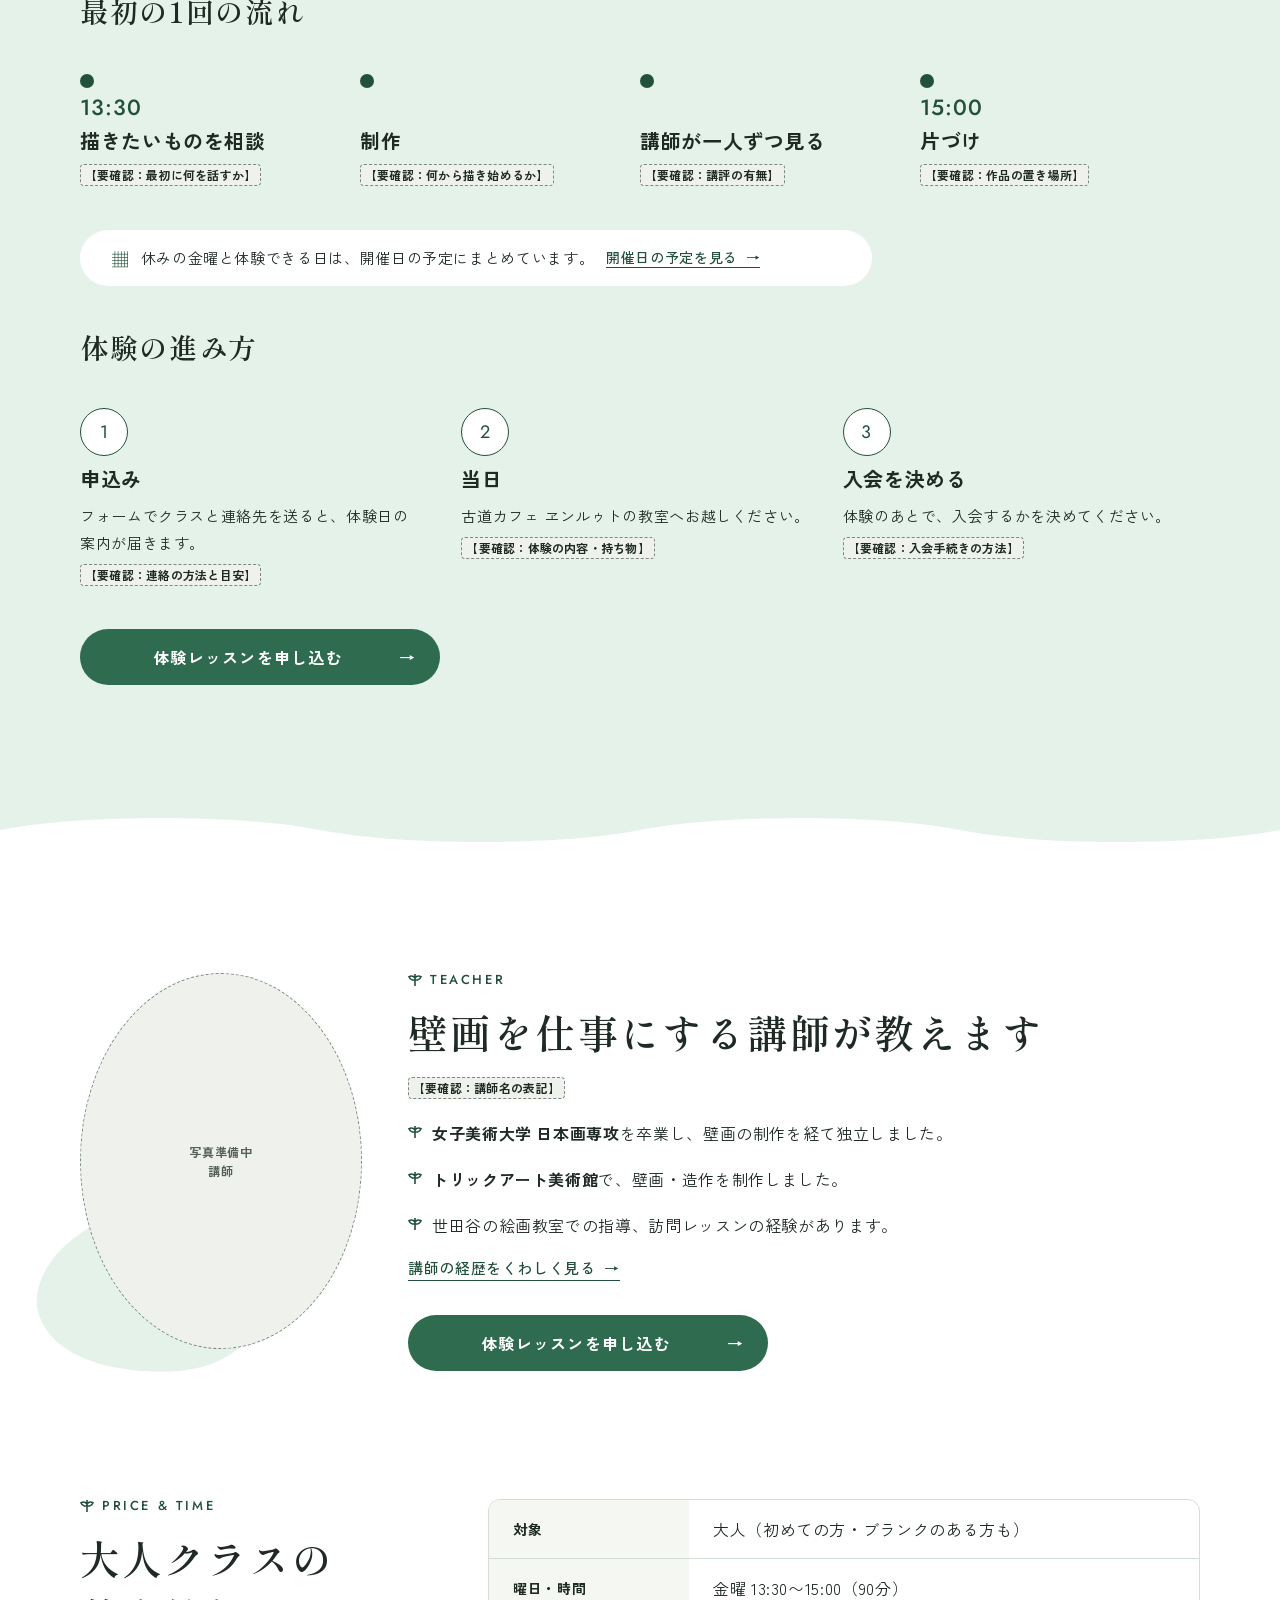
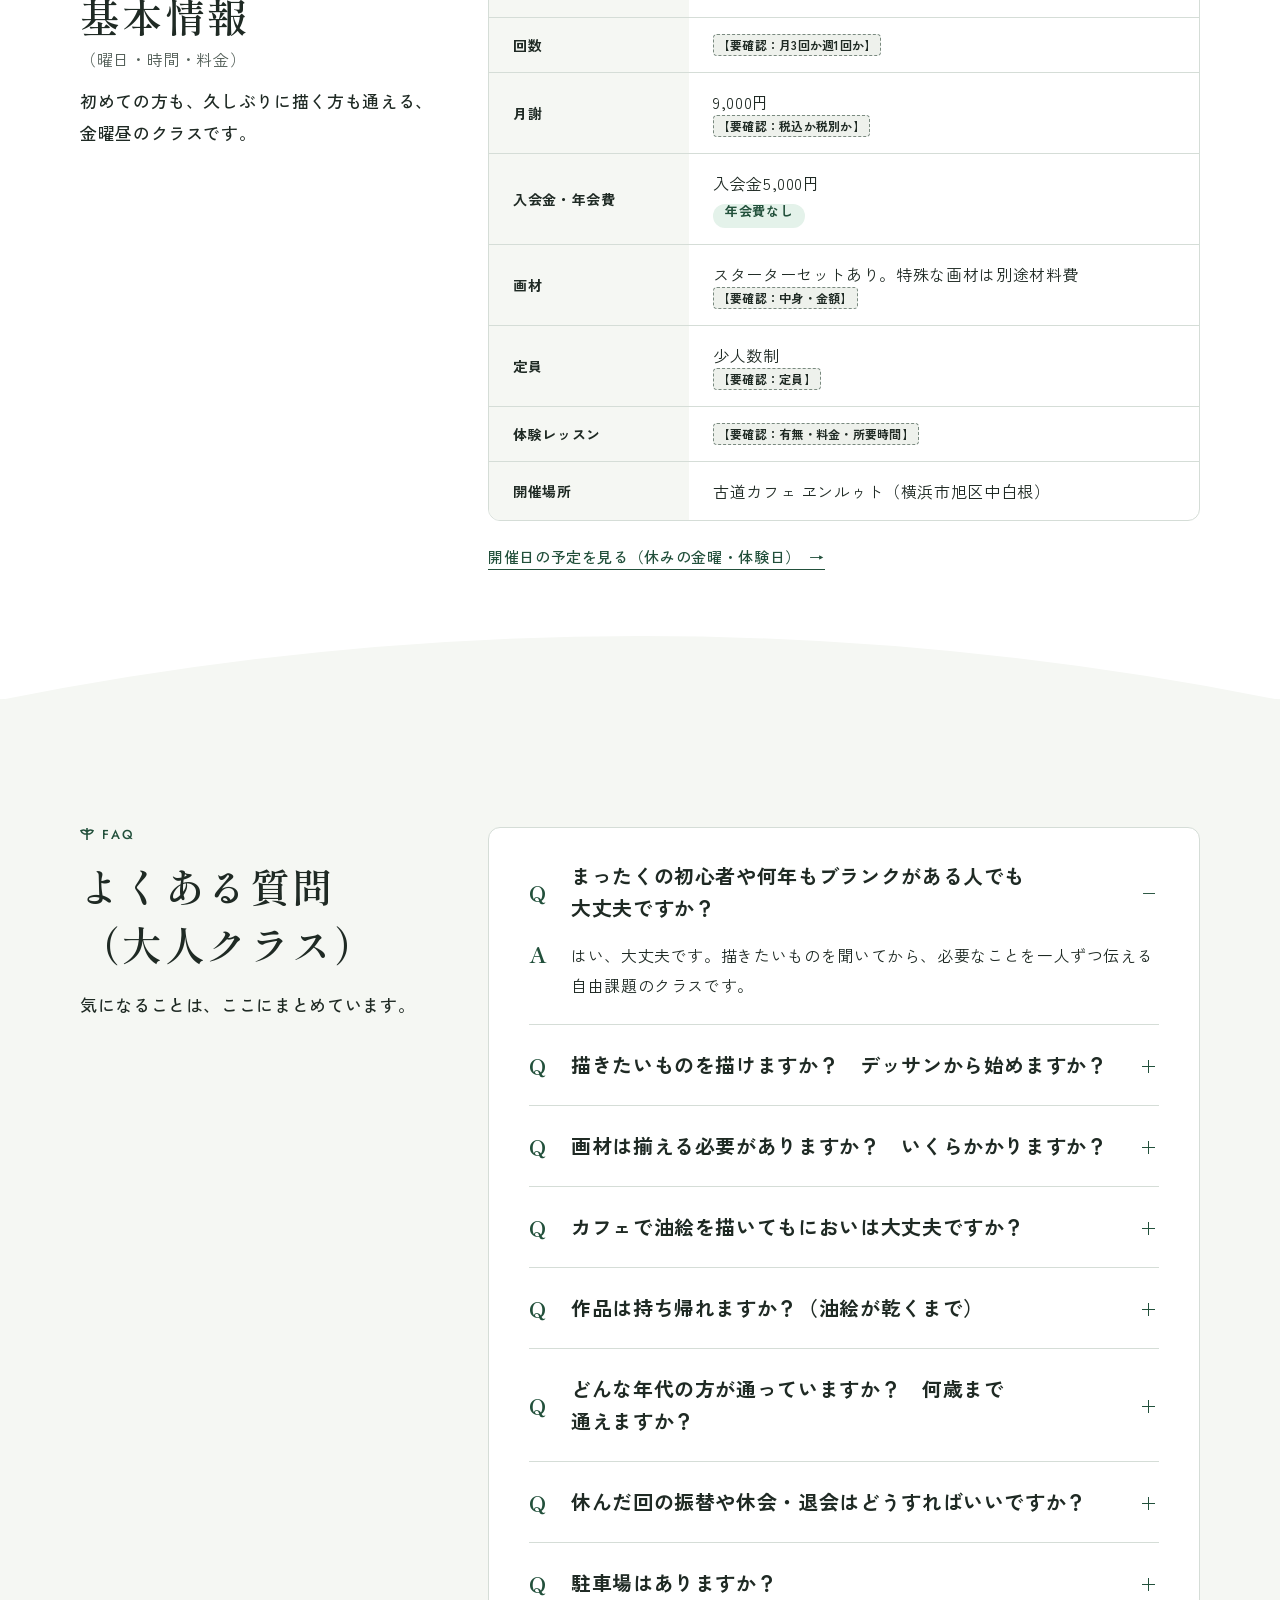
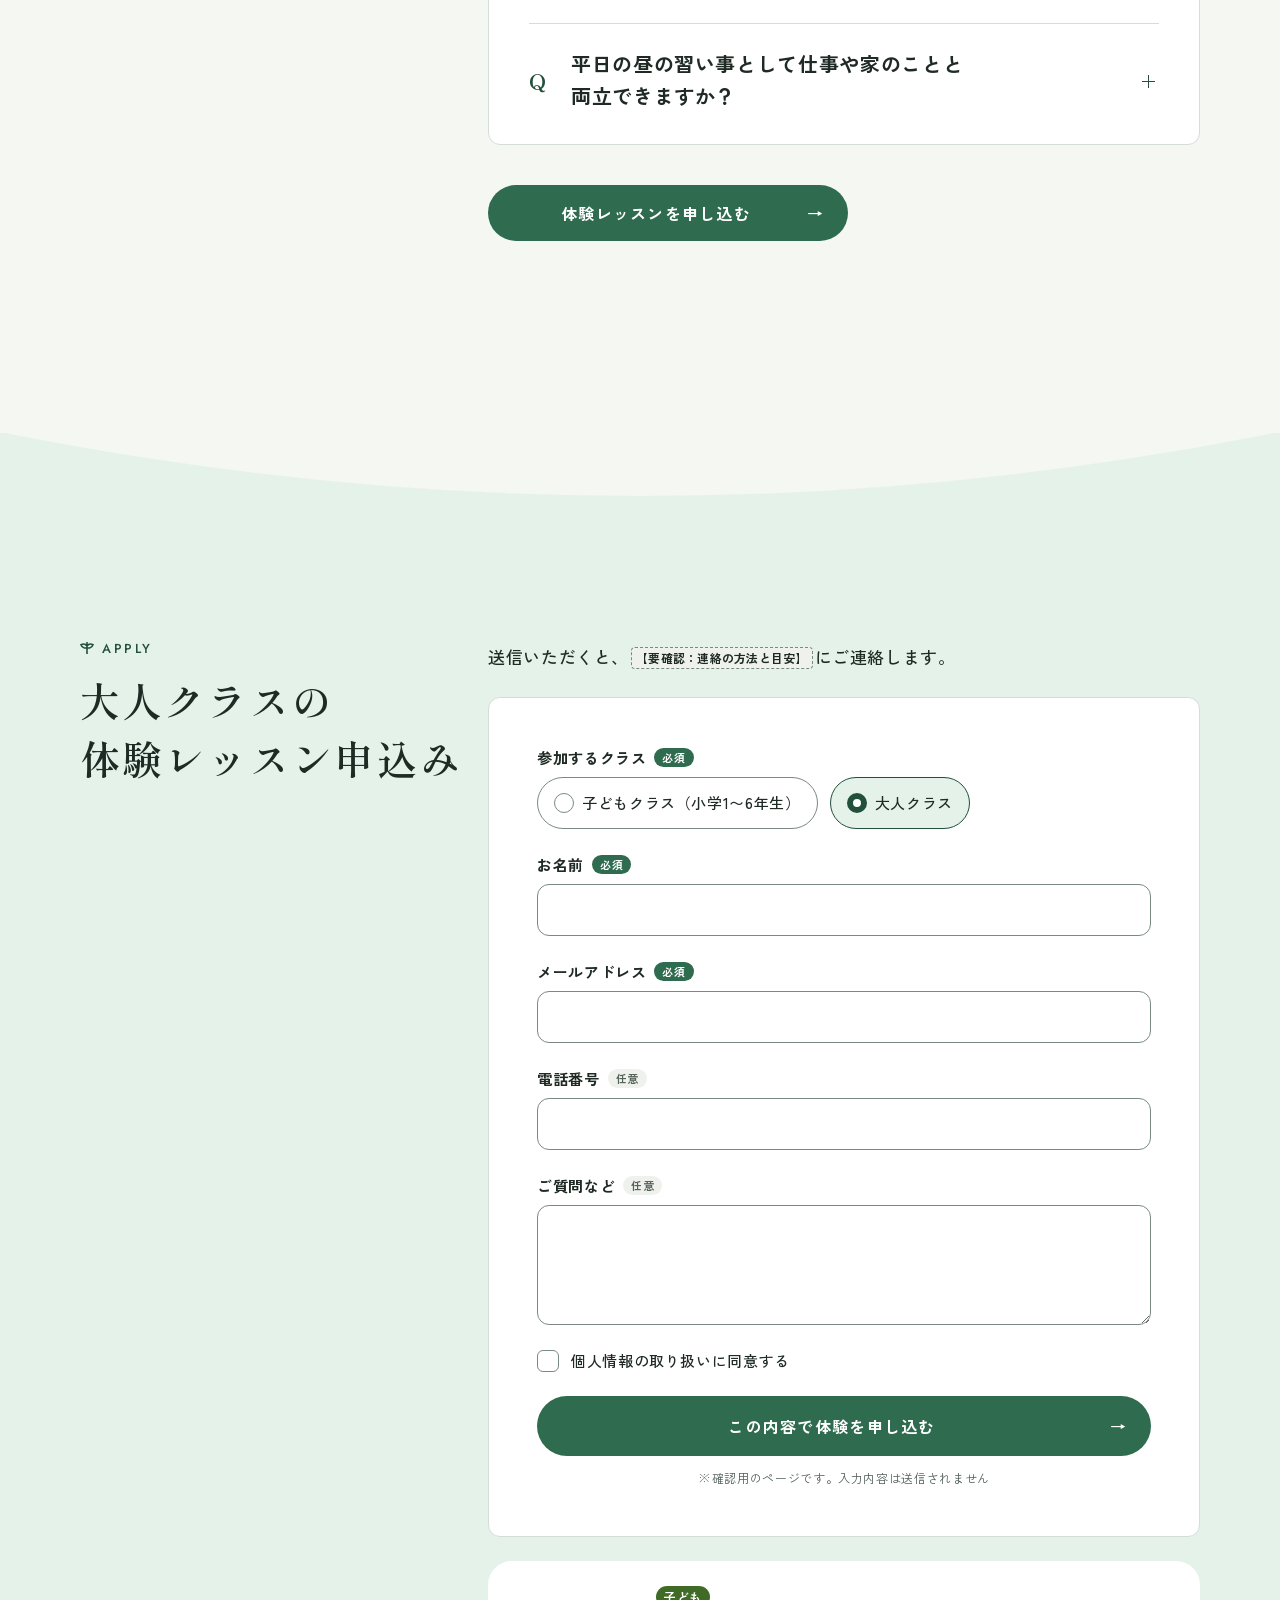
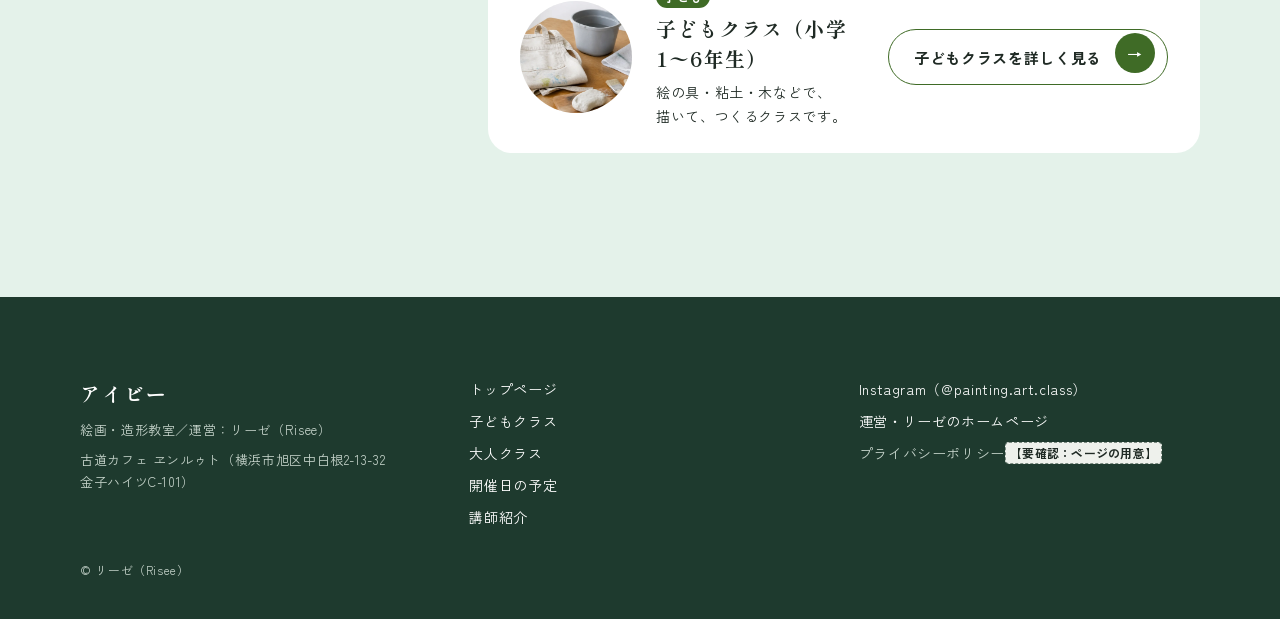
<file: adult/index.html>
<!doctype html>
<html lang="ja">
<head>
<meta charset="utf-8">
<meta name="viewport" content="width=device-width, initial-scale=1">
<title>横浜市旭区の大人の絵画教室（初心者・油絵・水彩）｜アイビー</title>
<meta name="description" content="横浜市旭区中白根の大人の絵画教室。初めての方も久しぶりに描く方も、描きたいものから始める少人数・自由課題で、油絵・水彩・アクリルから立体まで相談できます。金曜13:30〜15:00、講師は女子美術大学 日本画専攻卒の壁画制作者です。">
<meta name="robots" content="noindex,nofollow">
<link rel="icon" href="data:,">
<link rel="preconnect" href="https://fonts.googleapis.com">
<link rel="preconnect" href="https://fonts.gstatic.com" crossorigin>
<link href="https://fonts.googleapis.com/css2?family=Jost:wght@400;500&family=Shippori+Mincho:wght@600;700&family=Zen+Kaku+Gothic+New:wght@400;500;700&display=swap" rel="stylesheet">
<link rel="stylesheet" href="../assets/css/style.css?v=4">
<script>
(function(d){if(window.matchMedia&&matchMedia('(prefers-reduced-motion: reduce)').matches)return;d.classList.add('js-motion');try{if(sessionStorage.getItem('ivy-intro'))d.classList.add('intro-done')}catch(e){}setTimeout(function(){if(!window.ivyReady)d.classList.remove('js-motion')},2500)})(document.documentElement);
</script>
<script src="../assets/js/main.js?v=4" defer></script>
</head>
<body data-theme="adult" class="has-fixbar">
<header class="header">
  <a class="logo" href="../">
    <span class="logo__sub">絵画・造形教室</span>
    <span class="logo__main">アイビー</span>
  </a>
  <button class="burger" type="button" aria-label="メニューを開く" aria-expanded="false" aria-controls="nav"><span></span></button>
  <div class="scrim"></div>
  <nav class="nav" id="nav" aria-label="メインメニュー">
    <button class="nav__close" type="button" aria-label="メニューを閉じる"></button>
    <ul class="nav__list">
      <li><a href="../kids/">子どもクラス</a></li>
      <li><a href="./" aria-current="page">大人クラス</a></li>
      <li><a href="../#schedule">開催日の予定</a></li>
      <li><a href="../#faq">よくある質問</a></li>
      <li><a href="../#access">アクセス</a></li>
    </ul>
    <div class="nav__cta"><a class="cta" href="#apply">体験レッスンを申し込む</a></div>
  </nav>
</header>

<main>
  <section class="gallery" id="top" aria-label="大人クラスでできること">
    <div class="gallery__inner">
      <svg class="blob blob--a" viewBox="0 0 200 160" preserveAspectRatio="none" aria-hidden="true"><path d="M96 14 C142 4 196 22 198 70 C200 118 168 150 116 152 C66 154 12 140 4 98 C2 58 46 24 96 14 Z"/></svg>
      <svg class="blob blob--b" viewBox="0 0 200 160" preserveAspectRatio="none" aria-hidden="true"><path d="M96 14 C142 4 196 22 198 70 C200 118 168 150 116 152 C66 154 12 140 4 98 C2 58 46 24 96 14 Z"/></svg>
      <ul>
        <li class="g g1"><figure><div class="ph"><img src="../assets/img/oil-canvas-easel.webp" width="1000" height="1000" alt="イーゼルに立てた描きかけの風景の油絵とパレットのイメージ" fetchpriority="high"></div><figcaption>油絵を描く</figcaption></figure></li>
        <li class="g g2"><figure><div class="ph"><img src="../assets/img/watercolor-hands.webp" width="1080" height="720" alt="透明水彩で色を重ねている手元のイメージ"></div><figcaption>水彩で描く</figcaption></figure></li>
        <li class="g g3"><figure><div class="ph"><img src="../assets/img/pencil-sketch.webp" width="1320" height="879" alt="立方体と円柱を鉛筆で描いたスケッチのイメージ"></div><figcaption>鉛筆でスケッチ</figcaption></figure></li>
        <li class="g g4"><figure><div class="ph ph--empty">写真準備中</div><figcaption>描きかけのキャンバス</figcaption></figure></li>
        <li class="g g5"><figure><div class="ph"><img src="../assets/img/desk-brushes-clay.webp" width="864" height="576" alt="粘土と木片、筆立てが置かれた制作机のイメージ"></div><figcaption>粘土・木の立体</figcaption></figure></li>
      </ul>
    </div>
    <svg class="arc arc--down" viewBox="0 0 1440 64" preserveAspectRatio="none" aria-hidden="true"><path d="M0 0 Q720 128 1440 0 V64 H0 Z" fill="#FFFFFF"/></svg>
  </section>

  <section class="section intro">
    <div class="wrap">
      <nav aria-label="パンくずリスト">
        <ol class="crumb">
          <li><a href="https://artewald.com/">リーゼ HOME</a></li>
          <li><a href="../">絵画・造形教室アイビー</a></li>
          <li aria-current="page">大人クラス</li>
        </ol>
      </nav>
      <p class="label" aria-hidden="true">ADULT CLASS</p>
      <h1><span class="intro__1">横浜市旭区の大人の絵画教室</span><span class="vh">｜</span><span class="intro__2">大人クラス</span><span class="intro__3">（初心者・ブランクのある方も）</span></h1>
      <p class="intro__lead">油絵・水彩・アクリルから、鉛筆・パステル、粘土の立体まで。<br class="pc-only">金曜13:30〜15:00、少人数・自由課題のクラスです。</p>
      <p class="pre-cta">まずは体験レッスンから</p>
      <a class="cta cta--w" href="#apply">体験レッスンを申し込む</a>
      <nav aria-label="このページの目次">
        <ul class="chips">
          <li><a class="chip" href="#point">できること</a></li>
          <li><a class="chip" href="#trial">体験レッスン</a></li>
          <li><a class="chip" href="#teacher">講師</a></li>
          <li><a class="chip" href="#summary">料金・時間</a></li>
          <li><a class="chip" href="#faq">よくある質問</a></li>
        </ul>
      </nav>
    </div>
  </section>

  <section class="section point" id="point">
    <div class="wrap">
      <div class="sec-head reveal">
        <p class="label" aria-hidden="true">POINT</p>
        <h2>初めての方・<br class="sp-only">久しぶりに描く方へ</h2>
      </div>
      <div class="cards cards--wide">
        <article class="card">
          <div class="ph ph--ellipse reveal reveal--ellipse"><img src="../assets/img/still-life.webp" width="1176" height="1176" alt="白い水差しとガラス瓶、緑の器を並べたモチーフのイメージ" loading="lazy" decoding="async"></div>
          <p class="card__no" aria-hidden="true">01</p>
          <h3>描きたいものから始める自由課題</h3>
          <p class="card__text">決まった課題を順にこなす形ではありません。描きたいものを聞いてから、必要なことを一人ずつ伝えます。</p>
        </article>
        <article class="card">
          <div class="ph ph--ellipse reveal reveal--ellipse"><img src="../assets/img/desk-pastels-paper.webp" width="1176" height="784" alt="木片、粘土、パステル、色紙が並んだ机のイメージ" loading="lazy" decoding="async"></div>
          <p class="card__no" aria-hidden="true">02</p>
          <h3>基礎から相談できます</h3>
          <p class="card__text">形のとり方、絵の具の混ぜ方、筆の使い方など、基本から講師に聞けます。少人数制で、一人ずつ制作を見ます。</p>
        </article>
      </div>
      <div class="materials" id="materials">
        <div class="sec-head reveal">
        <p class="label" aria-hidden="true">MATERIALS</p>
        <h2>油絵・水彩から立体まで<br class="sp-only">扱える9種類の画材</h2>
      </div>
        <div class="mats">
        <div class="mats__set mats__set--draw"><p class="mats__head">描く<span>6種類</span></p><ul class="mats__list"><li class="mat"><img class="mat__il" src="../assets/img/mats/mat-oil.webp" width="160" height="160" alt="" loading="lazy" decoding="async"><span class="mat__name">油絵</span></li><li class="mat"><img class="mat__il" src="../assets/img/mats/mat-acrylic.webp" width="160" height="160" alt="" loading="lazy" decoding="async"><span class="mat__name">アクリル</span></li><li class="mat"><img class="mat__il" src="../assets/img/mats/mat-watercolor.webp" width="160" height="160" alt="" loading="lazy" decoding="async"><span class="mat__name">水彩</span></li><li class="mat"><img class="mat__il" src="../assets/img/mats/mat-pencil.webp" width="160" height="160" alt="" loading="lazy" decoding="async"><span class="mat__name">鉛筆</span></li><li class="mat"><img class="mat__il" src="../assets/img/mats/mat-colorpencil.webp" width="160" height="160" alt="" loading="lazy" decoding="async"><span class="mat__name">色鉛筆</span></li><li class="mat"><img class="mat__il" src="../assets/img/mats/mat-pastel.webp" width="160" height="160" alt="" loading="lazy" decoding="async"><span class="mat__name">パステル</span></li></ul></div>
        <div class="mats__set mats__set--make"><p class="mats__head">つくる<span>3種類</span></p><ul class="mats__list"><li class="mat"><img class="mat__il" src="../assets/img/mats/mat-clay.webp" width="160" height="160" alt="" loading="lazy" decoding="async"><span class="mat__name">粘土</span></li><li class="mat"><img class="mat__il" src="../assets/img/mats/mat-paper.webp" width="160" height="160" alt="" loading="lazy" decoding="async"><span class="mat__name">紙</span></li><li class="mat"><img class="mat__il" src="../assets/img/mats/mat-wood.webp" width="160" height="160" alt="" loading="lazy" decoding="async"><span class="mat__name">木工</span></li></ul></div>
      </div>
        <div class="tiles">
          <article class="tile reveal reveal--up">
            <div class="ph ph--arch"><img src="../assets/img/oil-canvas-easel.webp" width="1000" height="1000" alt="イーゼルに立てた描きかけの油絵とパレットのイメージ" loading="lazy" decoding="async"></div>
            <h3>油絵</h3>
            <p>油絵の具で、色を重ねて描きます。</p>
          </article>
          <article class="tile reveal reveal--up" style="--d:0.12s">
            <div class="ph ph--arch"><img src="../assets/img/paint-desk.webp" width="564" height="847" alt="水彩とアクリルの絵の具のイメージ" loading="lazy" decoding="async"></div>
            <h3>水彩・アクリル</h3>
            <p>にじみを生かす水彩画と、乾くと水に溶けないアクリル。</p>
          </article>
          <article class="tile reveal reveal--up" style="--d:0.24s">
            <div class="ph ph--arch"><img src="../assets/img/pencil-sketch.webp" width="1320" height="879" alt="鉛筆で描いたスケッチのイメージ" loading="lazy" decoding="async"></div>
            <h3>鉛筆・パステル・色鉛筆</h3>
            <p>準備が少なく、久しぶりに描く方も始めやすい画材です。</p>
          </article>
          <article class="tile reveal reveal--up" style="--d:0.36s">
            <div class="ph ph--arch"><img src="../assets/img/clay-materials.webp" width="1140" height="760" alt="粘土と木片のイメージ" loading="lazy" decoding="async"></div>
            <h3>粘土・紙・木工の立体</h3>
            <p>絵だけでなく、粘土・紙・木工の立体も同じ講師に相談できます。</p>
          </article>
        </div>
      </div>
    </div>
  </section>

  <section class="section band" id="flow">
    <div class="wave wave--top reveal reveal--wave" aria-hidden="true"><svg viewBox="0 0 2160 48" preserveAspectRatio="none"><path d="M0 24 C90 0 270 0 360 24 S630 48 720 24 S990 0 1080 24 S1350 48 1440 24 S1710 0 1800 24 S2070 48 2160 24 V48 H0 Z" fill="#E4F2EA"/></svg></div>
    <div class="wave wave--bottom reveal reveal--wave" aria-hidden="true"><svg viewBox="0 0 2160 48" preserveAspectRatio="none"><path d="M0 24 C90 0 270 0 360 24 S630 48 720 24 S990 0 1080 24 S1350 48 1440 24 S1710 0 1800 24 S2070 48 2160 24 V48 H0 Z" fill="#FFFFFF"/></svg></div>
    <div class="wrap">
      <div id="trial">
      <div class="sec-head sec-head--tight reveal">
        <p class="label" aria-hidden="true">TRIAL</p>
        <h2>大人クラスの<br class="sp-only">体験レッスン</h2>
        <p class="lead">体験レッスンは <span class="tbc">【要確認：料金・所要時間】</span> です。</p>
      </div>
      </div>
      <h3 class="h3-sec h3-block">最初の1回の流れ</h3>
      <ol class="timeline">
        <svg class="timeline__curve timeline__curve--pc reveal reveal--draw" viewBox="0 0 1200 14" preserveAspectRatio="none" aria-hidden="true"><path pathLength="1" d="M7 7 C120 -21 190 35 307 7 S490 -21 607 7 S790 35 907 7"/></svg>
        <svg class="timeline__curve timeline__curve--sp reveal reveal--draw" viewBox="0 0 6 395" preserveAspectRatio="none" aria-hidden="true"><path pathLength="1" d="M3 0 C0 70 6 130 3 198 S0 330 3 395"/></svg>
        <li>
          <span class="timeline__dot" aria-hidden="true"></span>
          <span class="timeline__time">13:30</span>
          <span class="timeline__title">描きたいものを相談</span>
          <span class="tbc">【要確認：最初に何を話すか】</span>
        </li>
        <li>
          <span class="timeline__dot" aria-hidden="true"></span>
          <span class="timeline__time"></span>
          <span class="timeline__title">制作</span>
          <span class="tbc">【要確認：何から描き始めるか】</span>
        </li>
        <li>
          <span class="timeline__dot" aria-hidden="true"></span>
          <span class="timeline__time"></span>
          <span class="timeline__title">講師が一人ずつ見る</span>
          <span class="tbc">【要確認：講評の有無】</span>
        </li>
        <li>
          <span class="timeline__dot" aria-hidden="true"></span>
          <span class="timeline__time">15:00</span>
          <span class="timeline__title">片づけ</span>
          <span class="tbc">【要確認：作品の置き場所】</span>
        </li>
      </ol>
      <div class="dayline">
        <span class="dayline__icon" aria-hidden="true">▦</span>
        <span>休みの金曜と体験できる日は、開催日の予定にまとめています。</span>
        <a class="tlink" href="../#schedule">開催日の予定を見る</a>
      </div>
      <h3 class="h3-sec h3-block">体験の進み方</h3>
      <ol class="steps steps--class">
        <li>
          <span class="steps__no">1</span>
          <p class="steps__title">申込み</p>
          <p class="steps__text">フォームでクラスと連絡先を送ると、体験日の案内が届きます。</p>
          <span class="tbc">【要確認：連絡の方法と目安】</span>
        </li>
        <li>
          <span class="steps__no">2</span>
          <p class="steps__title">当日</p>
          <p class="steps__text">古道カフェ ヱンルゥトの教室へお越しください。</p>
          <span class="tbc">【要確認：体験の内容・持ち物】</span>
        </li>
        <li>
          <span class="steps__no">3</span>
          <p class="steps__title">入会を決める</p>
          <p class="steps__text">体験のあとで、入会するかを決めてください。</p>
          <span class="tbc">【要確認：入会手続きの方法】</span>
        </li>
      </ol>
      <div class="section-cta"><a class="cta cta--w" href="#apply">体験レッスンを申し込む</a></div>
    </div>
  </section>

  <section class="section teacher teacher--class" id="teacher">
    <div class="wrap teacher__grid">
      <div class="teacher__photo">
        <svg class="blob " viewBox="0 0 200 160" preserveAspectRatio="none" aria-hidden="true"><path d="M96 14 C142 4 196 22 198 70 C200 118 168 150 116 152 C66 154 12 140 4 98 C2 58 46 24 96 14 Z"/></svg>
        <div class="ph ph--ellipse ph--empty reveal reveal--ellipse">写真準備中<br>講師</div>
      </div>
      <div class="teacher__body">
        <div class="sec-head sec-head--flush reveal">
        <p class="label" aria-hidden="true">TEACHER</p>
        <h2>壁画を仕事にする<br class="sp-only">講師が教えます</h2>
      </div>
        <span class="tbc">【要確認：講師名の表記】</span>
        <ul class="career">
          <li><strong>女子美術大学 日本画専攻</strong>を卒業し、壁画の制作を経て独立しました。</li>
          <li><strong>トリックアート美術館</strong>で、壁画・造作を制作しました。</li>
          <li>世田谷の絵画教室での指導、訪問レッスンの経験があります。</li>
        </ul>
        <a class="tlink" href="../#teacher">講師の経歴をくわしく見る</a>
        <div class="teacher__cta"><a class="cta cta--w" href="#apply">体験レッスンを申し込む</a></div>
      </div>
    </div>
  </section>

  <section class="section summary summary--sp-pad" id="summary">
    <div class="wrap split">
      <div class="sec-head reveal">
        <p class="label" aria-hidden="true">PRICE &amp; TIME</p>
        <h2><span>大人クラスの基本情報</span><span class="h2__sub">（曜日・時間・料金）</span></h2>
        <p class="lead">初めての方も、久しぶりに描く方も通える、金曜昼のクラスです。</p>
      </div>
      <div>
        <div class="panel-white table-wrap">
          <table class="table">
            <tr><th scope="row">対象</th><td>大人（初めての方・ブランクのある方も）</td></tr>
            <tr><th scope="row">曜日・時間</th><td>金曜 13:30〜15:00（90分）</td></tr>
            <tr><th scope="row">回数</th><td><span class="tbc">【要確認：月3回か週1回か】</span></td></tr>
            <tr><th scope="row">月謝</th><td>9,000円<span class="tbc">【要確認：税込か税別か】</span></td></tr>
            <tr><th scope="row">入会金・年会費</th><td>入会金5,000円<span class="badge-free">年会費なし</span></td></tr>
            <tr><th scope="row">画材</th><td>スターターセットあり。特殊な画材は別途材料費<span class="tbc">【要確認：中身・金額】</span></td></tr>
            <tr><th scope="row">定員</th><td>少人数制<span class="tbc">【要確認：定員】</span></td></tr>
            <tr><th scope="row">体験レッスン</th><td><span class="tbc">【要確認：有無・料金・所要時間】</span></td></tr>
            <tr><th scope="row">開催場所</th><td>古道カフェ ヱンルゥト（横浜市旭区中白根）</td></tr>
          </table>
        </div>
        <a class="tlink" href="../#schedule">開催日の予定を見る（休みの金曜・体験日）</a>
      </div>
    </div>
  </section>

  <section class="section soft" id="faq">
    <svg class="arc arc--up" viewBox="0 0 1440 64" preserveAspectRatio="none" aria-hidden="true"><path d="M0 64 Q720 -64 1440 64 Z" fill="#F5F7F3"/></svg>
    <div class="wrap split">
      <div class="sec-head reveal">
        <p class="label" aria-hidden="true">FAQ</p>
        <h2>よくある質問<br class="sp-only">（大人クラス）</h2>
        <p class="lead">気になることは、ここにまとめています。</p>
      </div>
      <div>
        <div class="panel-white faq">
        <details open>
          <summary><span class="faq__q" aria-hidden="true">Q</span><h3>まったくの初心者や何年もブランクがある人でも大丈夫ですか？</h3><span class="faq__sign" aria-hidden="true"></span></summary>
          <div class="faq__body"><span class="faq__a" aria-hidden="true">A</span><div class="faq__main"><p>はい、大丈夫です。描きたいものを聞いてから、必要なことを一人ずつ伝える自由課題のクラスです。</p></div></div>
        </details>
        <details>
          <summary><span class="faq__q" aria-hidden="true">Q</span><h3>描きたいものを描けますか？　デッサンから始めますか？</h3><span class="faq__sign" aria-hidden="true"></span></summary>
          <div class="faq__body"><span class="faq__a" aria-hidden="true">A</span><div class="faq__main"><p>はい、描きたいものを講師と相談して決めます。デッサン（鉛筆で形や明るさをとらえる練習）から始めるかは <span class="tbc">【要確認：基礎の教え方】</span> です。</p></div></div>
        </details>
        <details>
          <summary><span class="faq__q" aria-hidden="true">Q</span><h3>画材は揃える必要がありますか？　いくらかかりますか？</h3><span class="faq__sign" aria-hidden="true"></span></summary>
          <div class="faq__body"><span class="faq__a" aria-hidden="true">A</span><div class="faq__main"><p>始めるときのためのスターターセットがあります <span class="tbc">【要確認：中身・金額】</span>。特殊な画材を使うときは、別途材料費がかかる場合があります。手持ちの画材の持ち込みは <span class="tbc">【要確認：可否】</span> です。</p><a class="tlink" href="#summary">料金を表で見る</a></div></div>
        </details>
        <details>
          <summary><span class="faq__q" aria-hidden="true">Q</span><h3>カフェで油絵を描いてもにおいは大丈夫ですか？</h3><span class="faq__sign" aria-hidden="true"></span></summary>
          <div class="faq__body"><span class="faq__a" aria-hidden="true">A</span><div class="faq__main"><p><span class="tbc">【要確認：においの少ない油・水性の油絵具を使うか、換気】</span></p></div></div>
        </details>
        <details>
          <summary><span class="faq__q" aria-hidden="true">Q</span><h3>作品は持ち帰れますか？（油絵が乾くまで）</h3><span class="faq__sign" aria-hidden="true"></span></summary>
          <div class="faq__body"><span class="faq__a" aria-hidden="true">A</span><div class="faq__main"><p><span class="tbc">【要確認：持ち帰りの時期、乾くまでの置き場所】</span></p></div></div>
        </details>
        <details>
          <summary><span class="faq__q" aria-hidden="true">Q</span><h3>どんな年代の方が通っていますか？　何歳まで通えますか？</h3><span class="faq__sign" aria-hidden="true"></span></summary>
          <div class="faq__body"><span class="faq__a" aria-hidden="true">A</span><div class="faq__main"><p><span class="tbc">【要確認：通っている方の年代の幅】</span> <span class="tbc">【要確認：年齢の上限の有無】</span></p></div></div>
        </details>
        <details>
          <summary><span class="faq__q" aria-hidden="true">Q</span><h3>休んだ回の振替や休会・退会はどうすればいいですか？</h3><span class="faq__sign" aria-hidden="true"></span></summary>
          <div class="faq__body"><span class="faq__a" aria-hidden="true">A</span><div class="faq__main"><p><span class="tbc">【要確認：振替の有無と方法、休会・退会の手続き】</span></p></div></div>
        </details>
        <details>
          <summary><span class="faq__q" aria-hidden="true">Q</span><h3>駐車場はありますか？</h3><span class="faq__sign" aria-hidden="true"></span></summary>
          <div class="faq__body"><span class="faq__a" aria-hidden="true">A</span><div class="faq__main"><p><span class="tbc">【要確認：駐車場の有無】</span> 教室の住所は横浜市旭区中白根2-13-32 金子ハイツC-101です。</p><a class="tlink" href="https://www.google.com/maps/search/?api=1&amp;query=%E6%A8%AA%E6%B5%9C%E5%B8%82%E6%97%AD%E5%8C%BA%E4%B8%AD%E7%99%BD%E6%A0%B92-13-32%20%E9%87%91%E5%AD%90%E3%83%8F%E3%82%A4%E3%83%84C-101" target="_blank" rel="noopener">Googleマップで開く<span class="vh">（新しいタブで開きます）</span></a></div></div>
        </details>
        <details>
          <summary><span class="faq__q" aria-hidden="true">Q</span><h3>平日の昼の習い事として仕事や家のことと両立できますか？</h3><span class="faq__sign" aria-hidden="true"></span></summary>
          <div class="faq__body"><span class="faq__a" aria-hidden="true">A</span><div class="faq__main"><p>大人クラスは金曜日の昼、90分の1コマだけです。金曜の昼に時間が取れれば、ほかの曜日の予定を変えずに通える大人の習い事です。回数は <span class="tbc">【要確認：回数】</span> です。</p></div></div>
        </details>
        </div>
        <div class="section-cta section-cta--faq"><a class="cta cta--w" href="#apply">体験レッスンを申し込む</a></div>
      </div>
    </div>
  </section>

  <section class="section apply" id="apply">
    <svg class="arc arc--dip" viewBox="0 0 1440 64" preserveAspectRatio="none" aria-hidden="true"><path d="M0 0 H1440 Q720 128 0 0 Z" fill="#F5F7F3"/></svg>
    <div class="wrap split">
      <div class="sec-head reveal">
        <p class="label" aria-hidden="true">APPLY</p>
        <h2>大人クラスの<br class="sp-only">体験レッスン申込み</h2>
      </div>
      <div>
        <p class="apply__lead">送信いただくと、<span class="tbc">【要確認：連絡の方法と目安】</span>にご連絡します。</p>
        <form class="form" id="apply-form" data-page="adult" data-thanks="../thanks/" novalidate>
        <fieldset class="field" aria-describedby="err-class">
          <legend>参加するクラス <span class="req">必須</span></legend>
          <div class="radios">
            <label class="radio"><input type="radio" name="class" value="kids">子どもクラス（小学1〜6年生）</label>
            <label class="radio"><input type="radio" name="class" value="adult" checked>大人クラス</label>
          </div>
          <p class="err" id="err-class" hidden></p>
        </fieldset>
        <div class="field">
          <label class="field__label" for="name">お名前 <span class="req">必須</span></label>
          <input class="input" id="name" type="text" autocomplete="name" aria-describedby="err-name">
          <p class="err" id="err-name" hidden></p>
        </div>
        <div class="field" id="field-grade" hidden>
          <label class="field__label" for="grade">お子さんの学年 <span class="req">必須</span></label>
          <select class="input" id="grade" aria-describedby="err-grade"><option value=""></option><option>小学1年生</option><option>小学2年生</option><option>小学3年生</option><option>小学4年生</option><option>小学5年生</option><option>小学6年生</option></select>
          <p class="err" id="err-grade" hidden></p>
        </div>
        <div class="field">
          <label class="field__label" for="email">メールアドレス <span class="req">必須</span></label>
          <input class="input" id="email" type="email" autocomplete="email" aria-describedby="err-email">
          <p class="err" id="err-email" hidden></p>
        </div>
        <div class="field">
          <label class="field__label" for="tel">電話番号 <span class="opt">任意</span></label>
          <input class="input" id="tel" type="tel" autocomplete="tel">
        </div>
        <div class="field">
          <label class="field__label" for="message">ご質問など <span class="opt">任意</span></label>
          <textarea class="input" id="message"></textarea>
        </div>
        <div class="field">
          <label class="check"><input type="checkbox" id="agree" aria-describedby="err-agree">個人情報の取り扱いに同意する</label>
          <p class="err" id="err-agree" hidden></p>
        </div>
        <button class="cta" type="submit" disabled>この内容で体験を申し込む</button>
        <p class="form__note">※確認用のページです。入力内容は送信されません</p>
      </form>
        <div class="cardsm cardsm--kids">
          <div class="ph ph--ellipse cardsm__photo"><img src="../assets/img/apron-tools.webp" width="1320" height="879" alt="白いエプロンと筆、粘土、バケツが置かれた机のイメージ" loading="lazy" decoding="async"></div>
          <span class="cardsm__badge">子ども</span>
          <p class="cardsm__title">子どもクラス（小学1〜6年生）</p>
          <p class="cardsm__text">絵の具・粘土・木などで、描いて、つくるクラスです。</p>
          <a class="choice choice--kids" href="../kids/">子どもクラスを詳しく見る</a>
        </div>
      </div>
    </div>
  </section>
</main>

<footer class="footer">
  <div class="wrap">
    <div class="footer__grid">
      <div>
        <p class="footer__name">アイビー</p>
        <p class="footer__meta">絵画・造形教室／運営：リーゼ（Risee）</p>
        <p class="footer__meta">古道カフェ ヱンルゥト（横浜市旭区中白根2-13-32 金子ハイツC-101）</p>
      </div>
      <ul>
        <li><a href="../">トップページ</a></li>
        <li><a href="../kids/">子どもクラス</a></li>
        <li><a href="../adult/">大人クラス</a></li>
        <li><a href="../#schedule">開催日の予定</a></li>
        <li><a href="../#teacher">講師紹介</a></li>
      </ul>
      <ul>
        <li><a href="https://www.instagram.com/painting.art.class/" target="_blank" rel="noopener">Instagram（@painting.art.class）<span class="vh">（新しいタブで開きます）</span></a></li>
        <li><a href="https://artewald.com/" target="_blank" rel="noopener">運営・リーゼのホームページ<span class="vh">（新しいタブで開きます）</span></a></li>
        <li class="footer__muted">プライバシーポリシー<span class="tbc">【要確認：ページの用意】</span></li>
      </ul>
    </div>
    <p class="footer__copy">© リーゼ（Risee）</p>
  </div>
</footer>
<div class="fixbar"><a class="cta" href="#apply">体験レッスンを申し込む</a></div>
</body>
</html>
</file>
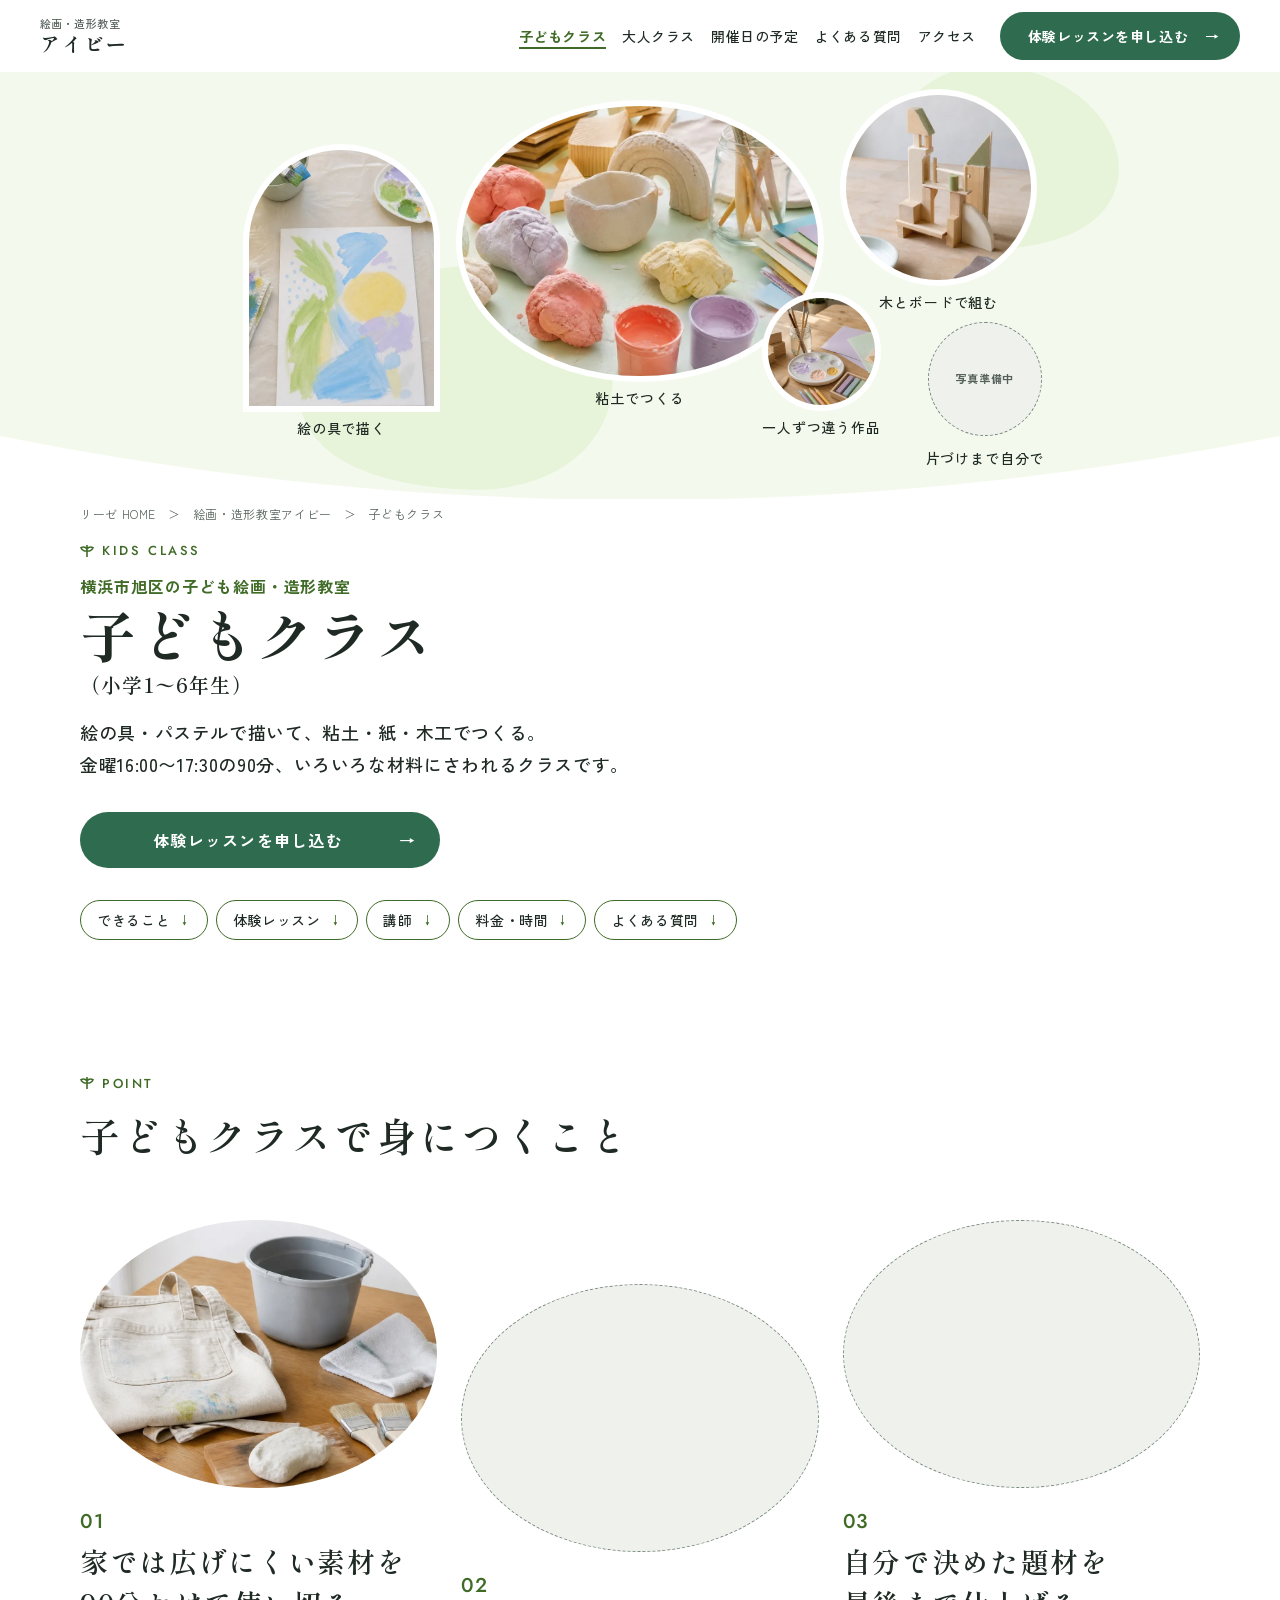
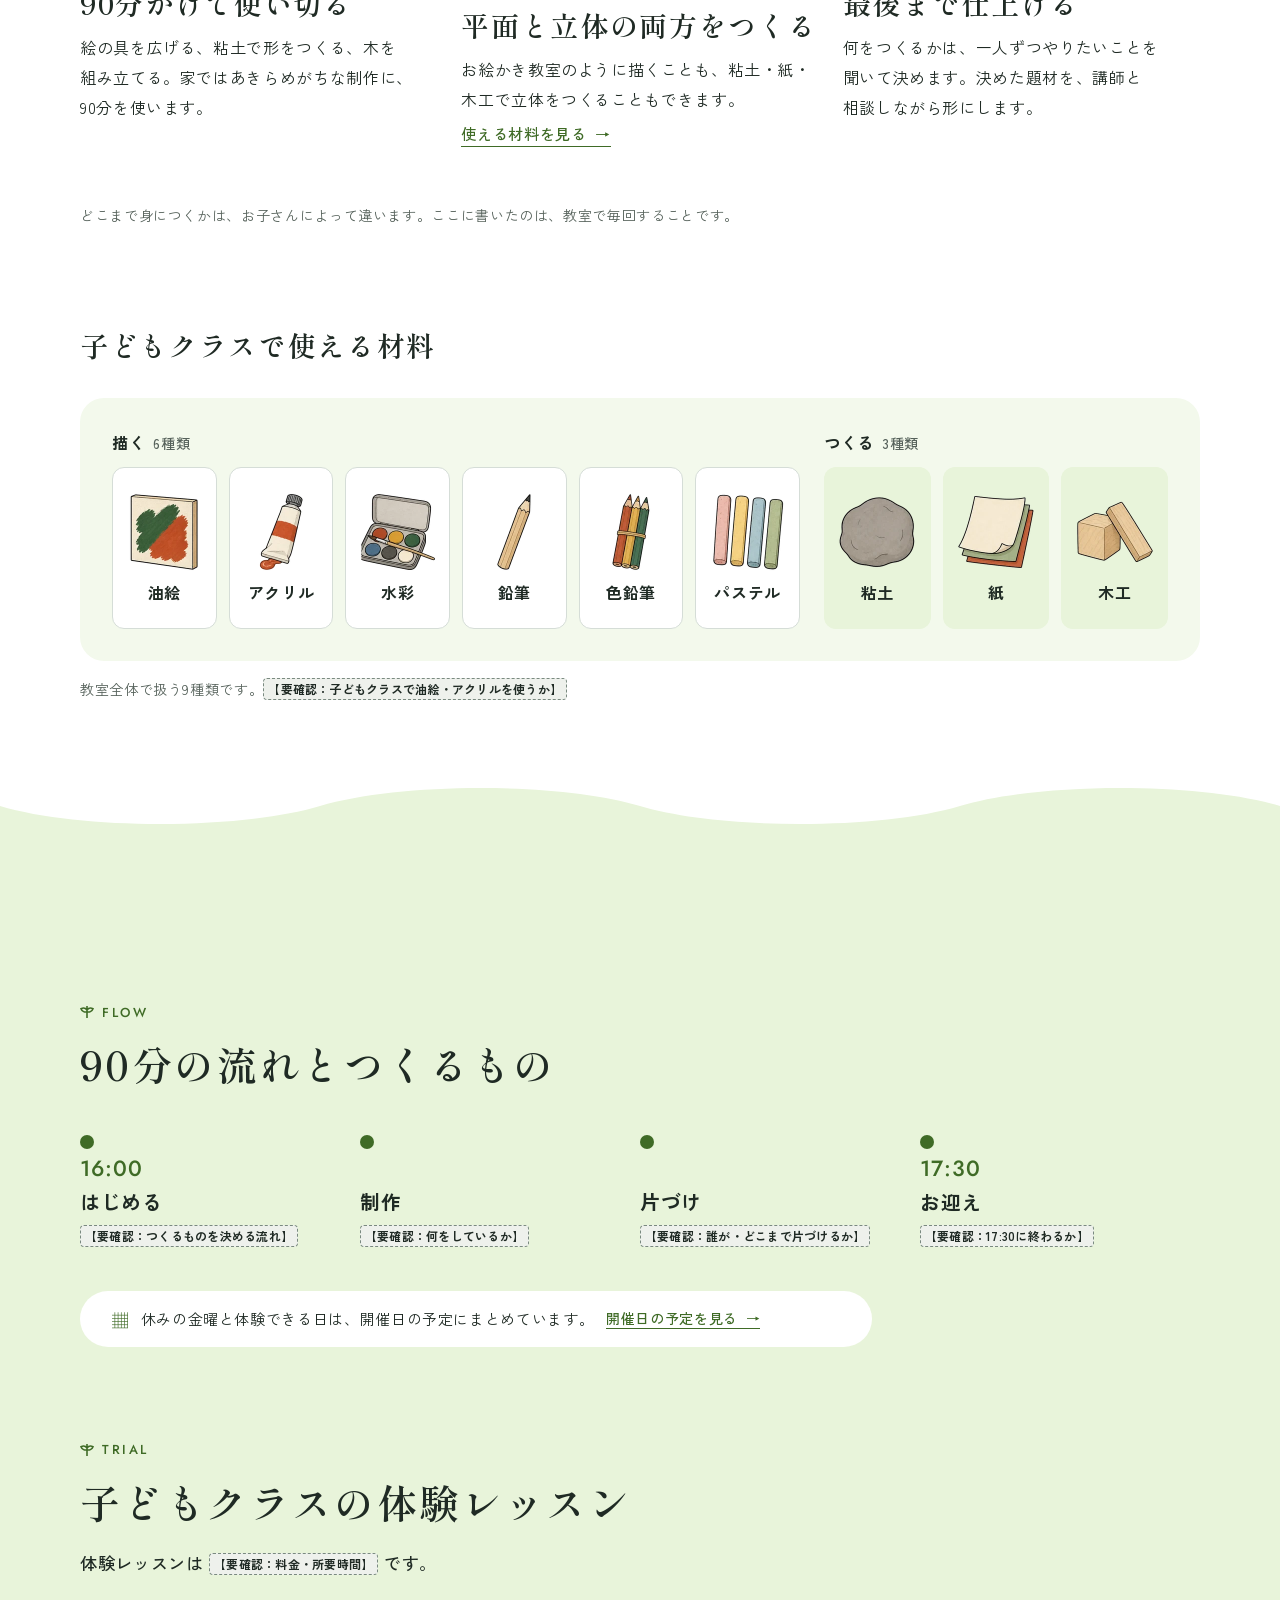
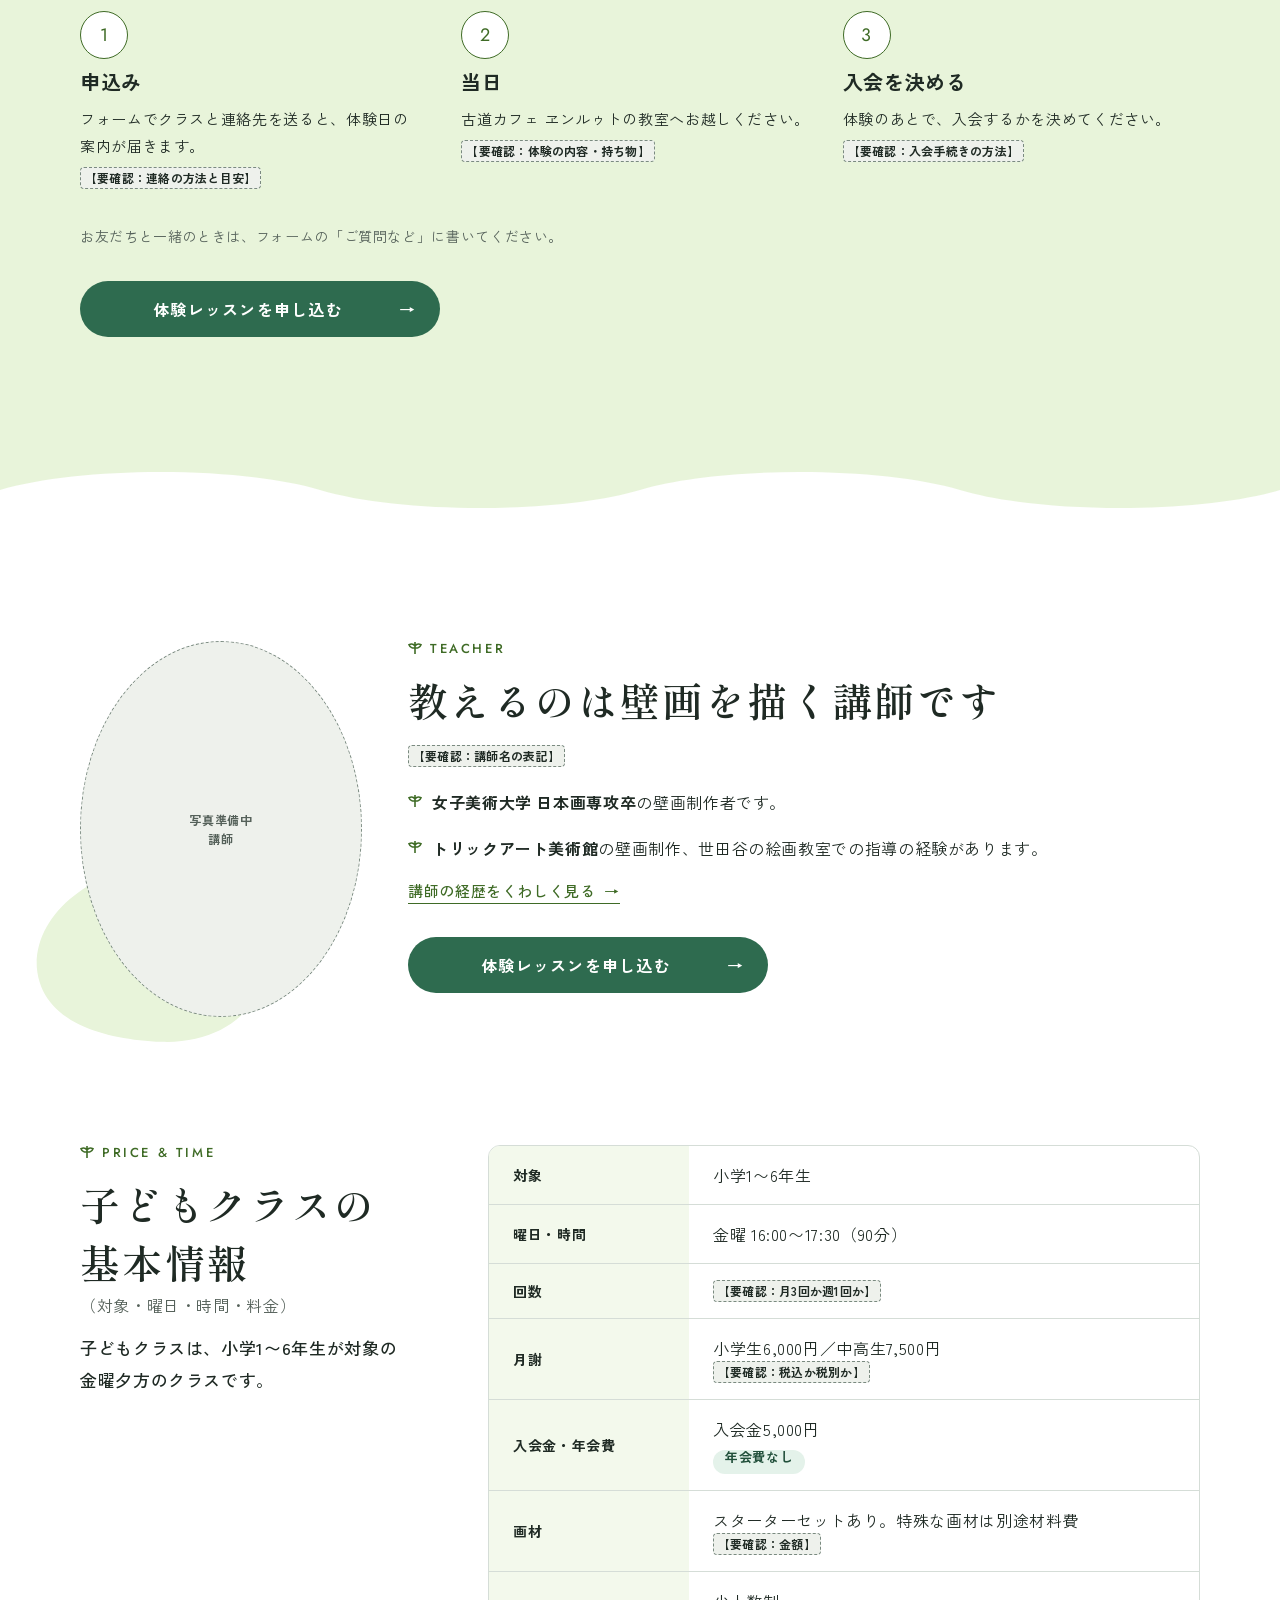
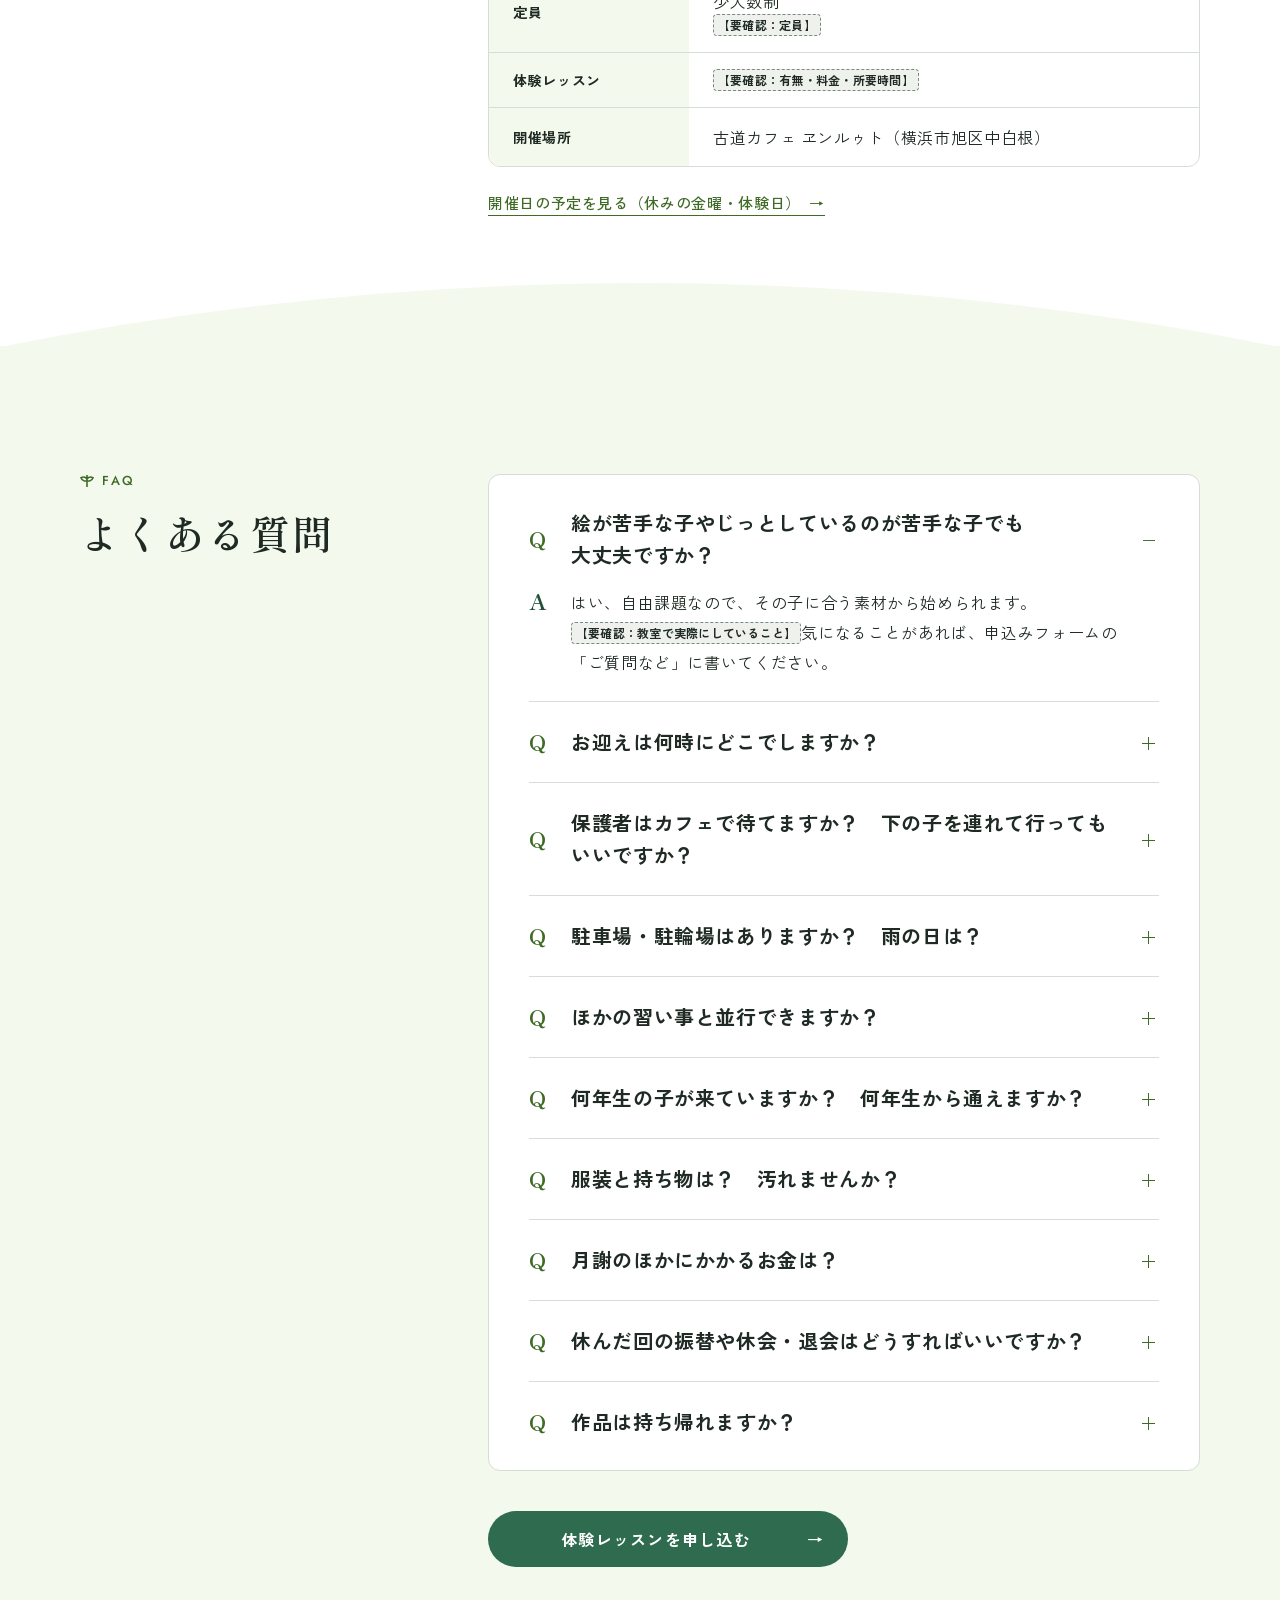
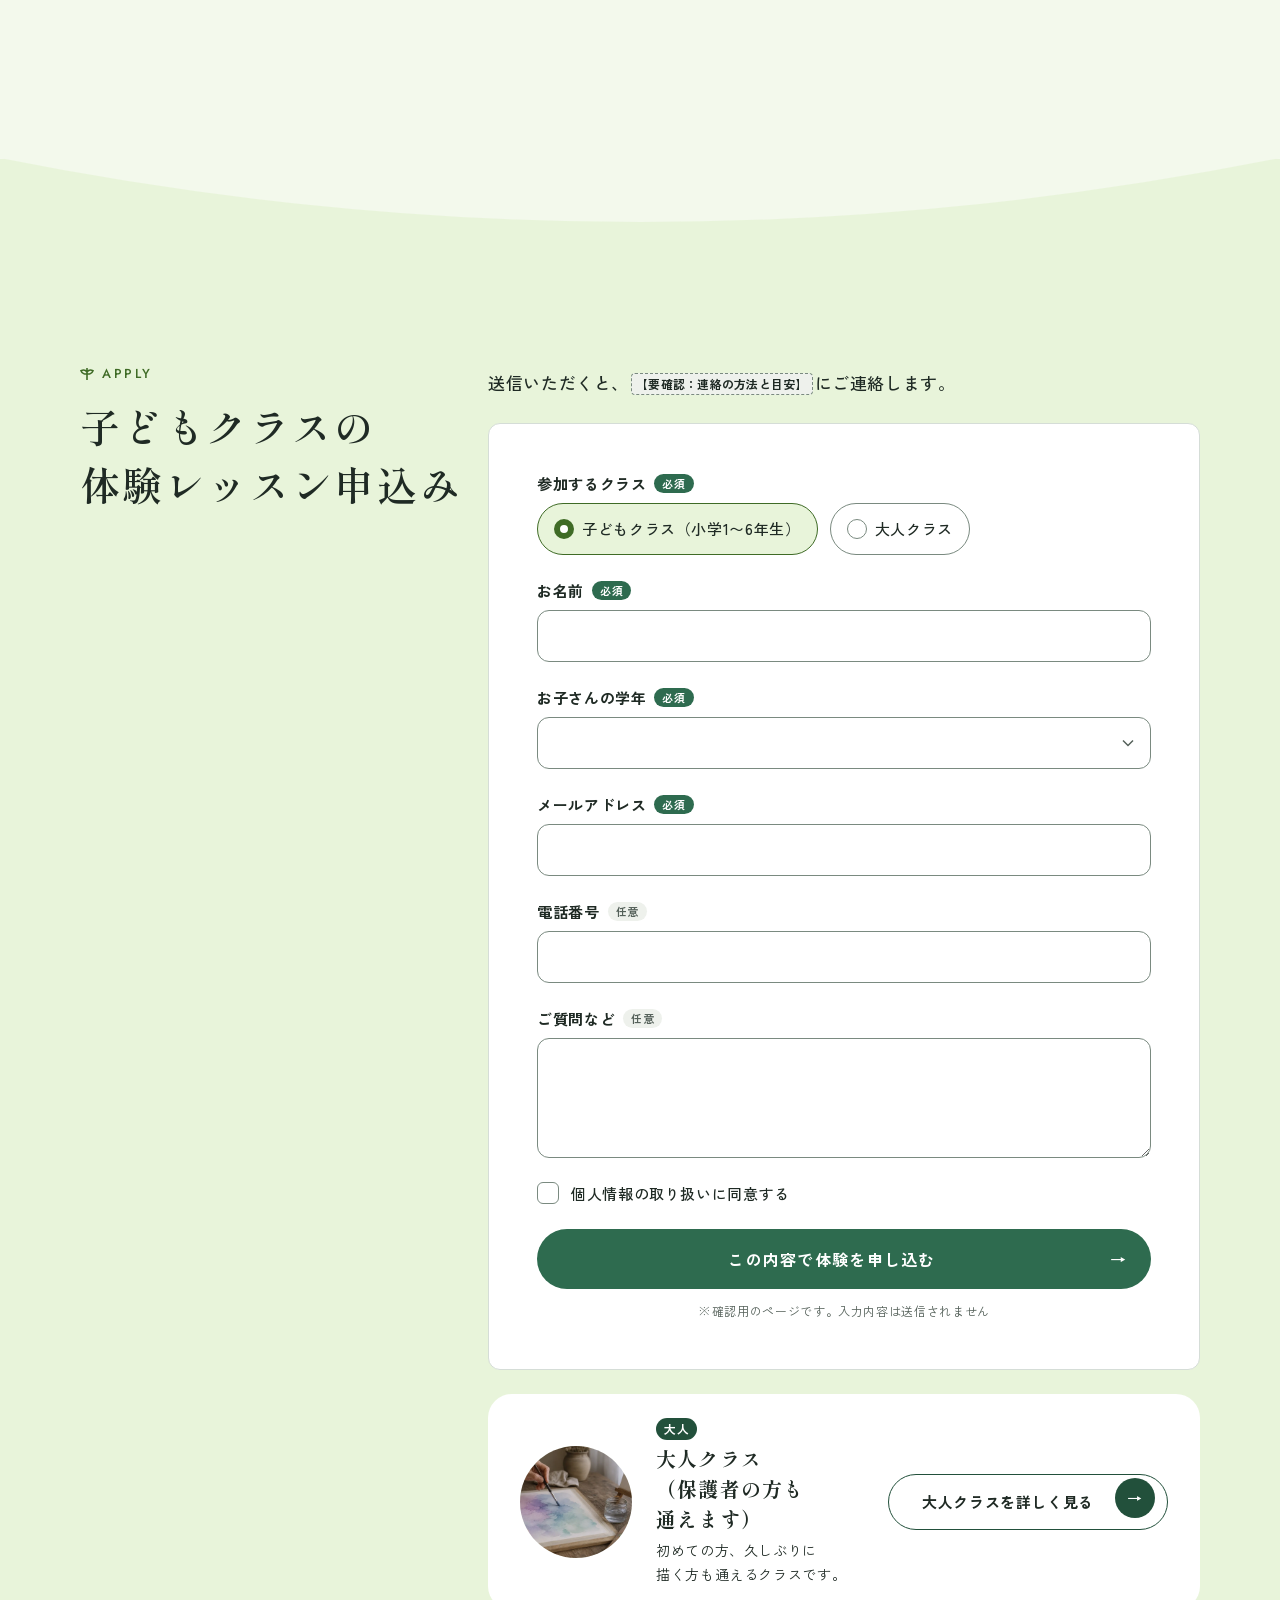
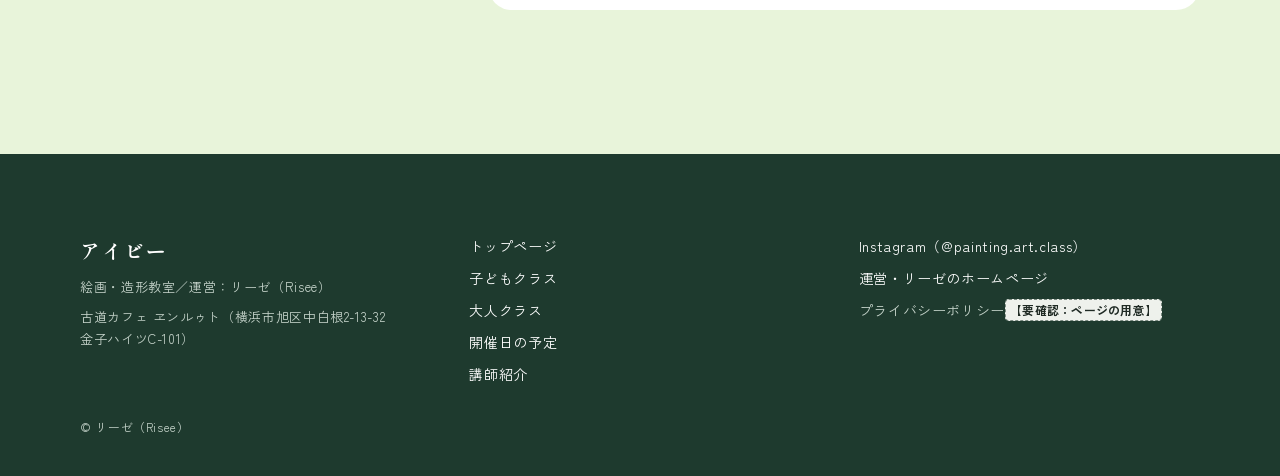
<file: kids/index.html>
<!doctype html>
<html lang="ja">
<head>
<meta charset="utf-8">
<meta name="viewport" content="width=device-width, initial-scale=1">
<title>横浜市旭区の子ども絵画教室・造形教室（小学生）｜アイビー</title>
<meta name="description" content="横浜市旭区中白根の子ども絵画・造形教室。小学1〜6年生が金曜16:00〜17:30の90分、絵の具・粘土・木などで描いて、つくります。少人数・自由課題なので、絵が苦手な子も好きな素材から始められます。">
<meta name="robots" content="noindex,nofollow">
<link rel="icon" href="data:,">
<link rel="preconnect" href="https://fonts.googleapis.com">
<link rel="preconnect" href="https://fonts.gstatic.com" crossorigin>
<link href="https://fonts.googleapis.com/css2?family=Jost:wght@400;500&family=Shippori+Mincho:wght@600;700&family=Zen+Kaku+Gothic+New:wght@400;500;700&display=swap" rel="stylesheet">
<link rel="stylesheet" href="../assets/css/style.css?v=4">
<script>
(function(d){if(window.matchMedia&&matchMedia('(prefers-reduced-motion: reduce)').matches)return;d.classList.add('js-motion');try{if(sessionStorage.getItem('ivy-intro'))d.classList.add('intro-done')}catch(e){}setTimeout(function(){if(!window.ivyReady)d.classList.remove('js-motion')},2500)})(document.documentElement);
</script>
<script src="../assets/js/main.js?v=4" defer></script>
</head>
<body data-theme="kids" class="has-fixbar">
<header class="header">
  <a class="logo" href="../">
    <span class="logo__sub">絵画・造形教室</span>
    <span class="logo__main">アイビー</span>
  </a>
  <button class="burger" type="button" aria-label="メニューを開く" aria-expanded="false" aria-controls="nav"><span></span></button>
  <div class="scrim"></div>
  <nav class="nav" id="nav" aria-label="メインメニュー">
    <button class="nav__close" type="button" aria-label="メニューを閉じる"></button>
    <ul class="nav__list">
      <li><a href="./" aria-current="page">子どもクラス</a></li>
      <li><a href="../adult/">大人クラス</a></li>
      <li><a href="../#schedule">開催日の予定</a></li>
      <li><a href="../#faq">よくある質問</a></li>
      <li><a href="../#access">アクセス</a></li>
    </ul>
    <div class="nav__cta"><a class="cta" href="#apply">体験レッスンを申し込む</a></div>
  </nav>
</header>

<main>
  <section class="gallery" id="top" aria-label="子どもクラスでできること">
    <div class="gallery__inner">
      <svg class="blob blob--a" viewBox="0 0 200 160" preserveAspectRatio="none" aria-hidden="true"><path d="M104 6 C150 2 194 34 196 78 C198 124 160 156 108 154 C60 152 8 138 4 92 C2 46 52 10 104 6 Z"/></svg>
      <svg class="blob blob--b" viewBox="0 0 200 160" preserveAspectRatio="none" aria-hidden="true"><path d="M104 6 C150 2 194 34 196 78 C198 124 160 156 108 154 C60 152 8 138 4 92 C2 46 52 10 104 6 Z"/></svg>
      <ul>
        <li class="g g1"><figure><div class="ph"><img src="../assets/img/clay-materials.webp" width="1140" height="760" alt="色つきの粘土と粘土の器、木片が並んだ机のイメージ" fetchpriority="high"></div><figcaption>粘土でつくる</figcaption></figure></li>
        <li class="g g2"><figure><div class="ph"><img src="../assets/img/paint-desk.webp" width="564" height="847" alt="描きかけの絵と絵の具のパレットが置かれた机のイメージ"></div><figcaption>絵の具で描く</figcaption></figure></li>
        <li class="g g3"><figure><div class="ph"><img src="../assets/img/wood-board-sculpture.webp" width="520" height="520" alt="木とボードを組んだ立体の作品のイメージ"></div><figcaption>木とボードで組む</figcaption></figure></li>
        <li class="g g4"><figure><div class="ph"><img src="../assets/img/desk-pastels-paper.webp" width="1176" height="784" alt="木片、粘土、パステル、色紙が並んだ机のイメージ"></div><figcaption>一人ずつ違う作品</figcaption></figure></li>
        <li class="g g5"><figure><div class="ph ph--empty">写真準備中</div><figcaption>片づけまで自分で</figcaption></figure></li>
      </ul>
    </div>
    <svg class="arc arc--down" viewBox="0 0 1440 64" preserveAspectRatio="none" aria-hidden="true"><path d="M0 0 Q720 128 1440 0 V64 H0 Z" fill="#FFFFFF"/></svg>
  </section>

  <section class="section intro">
    <div class="wrap">
      <nav aria-label="パンくずリスト">
        <ol class="crumb">
          <li><a href="https://artewald.com/">リーゼ HOME</a></li>
          <li><a href="../">絵画・造形教室アイビー</a></li>
          <li aria-current="page">子どもクラス</li>
        </ol>
      </nav>
      <p class="label" aria-hidden="true">KIDS CLASS</p>
      <h1><span class="intro__1">横浜市旭区の子ども絵画・造形教室</span><span class="vh">｜</span><span class="intro__2">子どもクラス</span><span class="intro__3">（小学1〜6年生）</span></h1>
      <p class="intro__lead">絵の具・パステルで描いて、粘土・紙・木工でつくる。<br class="pc-only">金曜16:00〜17:30の90分、いろいろな材料にさわれるクラスです。</p>
      <p class="pre-cta">まずは体験レッスンから</p>
      <a class="cta cta--w" href="#apply">体験レッスンを申し込む</a>
      <nav aria-label="このページの目次">
        <ul class="chips">
          <li><a class="chip" href="#point">できること</a></li>
          <li><a class="chip" href="#trial">体験レッスン</a></li>
          <li><a class="chip" href="#teacher">講師</a></li>
          <li><a class="chip" href="#summary">料金・時間</a></li>
          <li><a class="chip" href="#faq">よくある質問</a></li>
        </ul>
      </nav>
    </div>
  </section>

  <section class="section point" id="point">
    <div class="wrap">
      <div class="sec-head reveal">
        <p class="label" aria-hidden="true">POINT</p>
        <h2>子どもクラスで<br class="sp-only">身につくこと</h2>
      </div>
      <div class="cards">
        <article class="card">
          <div class="ph ph--ellipse reveal reveal--ellipse"><img src="../assets/img/apron-tools.webp" width="1320" height="879" alt="白いエプロンと筆、粘土、バケツが置かれた机のイメージ" loading="lazy" decoding="async"></div>
          <p class="card__no" aria-hidden="true">01</p>
          <h3>家では広げにくい素材を90分かけて使い切る</h3>
          <p class="card__text">絵の具を広げる、粘土で形をつくる、木を組み立てる。家ではあきらめがちな制作に、90分を使います。</p>
        </article>
        <article class="card">
          <div class="ph ph--ellipse ph--empty reveal reveal--ellipse" aria-hidden="true"></div>
          <p class="card__no" aria-hidden="true">02</p>
          <h3>平面と立体の両方をつくる</h3>
          <p class="card__text">お絵かき教室のように描くことも、粘土・紙・木工で立体をつくることもできます。</p>
          <a class="tlink" href="#materials">使える材料を見る</a>
        </article>
        <article class="card">
          <div class="ph ph--ellipse ph--empty reveal reveal--ellipse" aria-hidden="true"></div>
          <p class="card__no" aria-hidden="true">03</p>
          <h3>自分で決めた題材を最後まで仕上げる</h3>
          <p class="card__text">何をつくるかは、一人ずつやりたいことを聞いて決めます。決めた題材を、講師と相談しながら形にします。</p>
        </article>
      </div>
      <p class="point-note">どこまで身につくかは、お子さんによって違います。ここに書いたのは、教室で毎回することです。</p>
      <div class="mats-block" id="materials">
        <h3 class="h3-sec reveal">子どもクラスで使える材料</h3>
        <div class="mats mats--boxed">
        <div class="mats__set mats__set--draw"><p class="mats__head">描く<span>6種類</span></p><ul class="mats__list"><li class="mat"><img class="mat__il" src="../assets/img/mats/mat-oil.webp" width="160" height="160" alt="" loading="lazy" decoding="async"><span class="mat__name">油絵</span></li><li class="mat"><img class="mat__il" src="../assets/img/mats/mat-acrylic.webp" width="160" height="160" alt="" loading="lazy" decoding="async"><span class="mat__name">アクリル</span></li><li class="mat"><img class="mat__il" src="../assets/img/mats/mat-watercolor.webp" width="160" height="160" alt="" loading="lazy" decoding="async"><span class="mat__name">水彩</span></li><li class="mat"><img class="mat__il" src="../assets/img/mats/mat-pencil.webp" width="160" height="160" alt="" loading="lazy" decoding="async"><span class="mat__name">鉛筆</span></li><li class="mat"><img class="mat__il" src="../assets/img/mats/mat-colorpencil.webp" width="160" height="160" alt="" loading="lazy" decoding="async"><span class="mat__name">色鉛筆</span></li><li class="mat"><img class="mat__il" src="../assets/img/mats/mat-pastel.webp" width="160" height="160" alt="" loading="lazy" decoding="async"><span class="mat__name">パステル</span></li></ul></div>
        <div class="mats__set mats__set--make"><p class="mats__head">つくる<span>3種類</span></p><ul class="mats__list"><li class="mat"><img class="mat__il" src="../assets/img/mats/mat-clay.webp" width="160" height="160" alt="" loading="lazy" decoding="async"><span class="mat__name">粘土</span></li><li class="mat"><img class="mat__il" src="../assets/img/mats/mat-paper.webp" width="160" height="160" alt="" loading="lazy" decoding="async"><span class="mat__name">紙</span></li><li class="mat"><img class="mat__il" src="../assets/img/mats/mat-wood.webp" width="160" height="160" alt="" loading="lazy" decoding="async"><span class="mat__name">木工</span></li></ul></div>
      </div>
        <p class="mats-note">教室全体で扱う9種類です。<span class="tbc">【要確認：子どもクラスで油絵・アクリルを使うか】</span></p>
      </div>
    </div>
  </section>

  <section class="section band" id="flow">
    <div class="wave wave--top reveal reveal--wave" aria-hidden="true"><svg viewBox="0 0 2160 48" preserveAspectRatio="none"><path d="M0 24 C90 0 270 0 360 24 S630 48 720 24 S990 0 1080 24 S1350 48 1440 24 S1710 0 1800 24 S2070 48 2160 24 V48 H0 Z" fill="#E8F4DA"/></svg></div>
    <div class="wave wave--bottom reveal reveal--wave" aria-hidden="true"><svg viewBox="0 0 2160 48" preserveAspectRatio="none"><path d="M0 24 C90 0 270 0 360 24 S630 48 720 24 S990 0 1080 24 S1350 48 1440 24 S1710 0 1800 24 S2070 48 2160 24 V48 H0 Z" fill="#FFFFFF"/></svg></div>
    <div class="wrap">
      <div class="sec-head sec-head--tl reveal">
        <p class="label" aria-hidden="true">FLOW</p>
        <h2>90分の流れと<br class="sp-only">つくるもの</h2>
      </div>
      <ol class="timeline">
        <svg class="timeline__curve timeline__curve--pc reveal reveal--draw" viewBox="0 0 1200 14" preserveAspectRatio="none" aria-hidden="true"><path pathLength="1" d="M7 7 C120 -21 190 35 307 7 S490 -21 607 7 S790 35 907 7"/></svg>
        <svg class="timeline__curve timeline__curve--sp reveal reveal--draw" viewBox="0 0 6 395" preserveAspectRatio="none" aria-hidden="true"><path pathLength="1" d="M3 0 C0 70 6 130 3 198 S0 330 3 395"/></svg>
        <li>
          <span class="timeline__dot" aria-hidden="true"></span>
          <span class="timeline__time">16:00</span>
          <span class="timeline__title">はじめる</span>
          <span class="tbc">【要確認：つくるものを決める流れ】</span>
        </li>
        <li>
          <span class="timeline__dot" aria-hidden="true"></span>
          <span class="timeline__time"></span>
          <span class="timeline__title">制作</span>
          <span class="tbc">【要確認：何をしているか】</span>
        </li>
        <li>
          <span class="timeline__dot" aria-hidden="true"></span>
          <span class="timeline__time"></span>
          <span class="timeline__title">片づけ</span>
          <span class="tbc">【要確認：誰が・どこまで片づけるか】</span>
        </li>
        <li>
          <span class="timeline__dot" aria-hidden="true"></span>
          <span class="timeline__time">17:30</span>
          <span class="timeline__title">お迎え</span>
          <span class="tbc">【要確認：17:30に終わるか】</span>
        </li>
      </ol>
      <div class="dayline">
        <span class="dayline__icon" aria-hidden="true">▦</span>
        <span>休みの金曜と体験できる日は、開催日の予定にまとめています。</span>
        <a class="tlink" href="../#schedule">開催日の予定を見る</a>
      </div>
      <div class="subsec" id="trial">
        <div class="sec-head sec-head--steps reveal">
        <p class="label" aria-hidden="true">TRIAL</p>
        <h2>子どもクラスの<br class="sp-only">体験レッスン</h2>
        <p class="lead">体験レッスンは <span class="tbc">【要確認：料金・所要時間】</span> です。</p>
      </div>
        <ol class="steps steps--class">
        <li>
          <span class="steps__no">1</span>
          <p class="steps__title">申込み</p>
          <p class="steps__text">フォームでクラスと連絡先を送ると、体験日の案内が届きます。</p>
          <span class="tbc">【要確認：連絡の方法と目安】</span>
        </li>
        <li>
          <span class="steps__no">2</span>
          <p class="steps__title">当日</p>
          <p class="steps__text">古道カフェ ヱンルゥトの教室へお越しください。</p>
          <span class="tbc">【要確認：体験の内容・持ち物】</span>
        </li>
        <li>
          <span class="steps__no">3</span>
          <p class="steps__title">入会を決める</p>
          <p class="steps__text">体験のあとで、入会するかを決めてください。</p>
          <span class="tbc">【要確認：入会手続きの方法】</span>
        </li>
      </ol>
        <p class="steps-note">お友だちと一緒のときは、フォームの「ご質問など」に書いてください。</p>
        <div class="section-cta"><a class="cta cta--w" href="#apply">体験レッスンを申し込む</a></div>
      </div>
    </div>
  </section>

  <section class="section teacher teacher--class" id="teacher">
    <div class="wrap teacher__grid">
      <div class="teacher__photo">
        <svg class="blob " viewBox="0 0 200 160" preserveAspectRatio="none" aria-hidden="true"><path d="M104 6 C150 2 194 34 196 78 C198 124 160 156 108 154 C60 152 8 138 4 92 C2 46 52 10 104 6 Z"/></svg>
        <div class="ph ph--ellipse ph--empty reveal reveal--ellipse">写真準備中<br>講師</div>
      </div>
      <div class="teacher__body">
        <div class="sec-head sec-head--flush reveal">
        <p class="label" aria-hidden="true">TEACHER</p>
        <h2>教えるのは<br class="sp-only">壁画を描く講師です</h2>
      </div>
        <span class="tbc">【要確認：講師名の表記】</span>
        <ul class="career">
          <li><strong>女子美術大学 日本画専攻卒</strong>の壁画制作者です。</li>
          <li><strong>トリックアート美術館</strong>の壁画制作、世田谷の絵画教室での指導の経験があります。</li>
        </ul>
        <a class="tlink" href="../#teacher">講師の経歴をくわしく見る</a>
        <div class="teacher__cta"><a class="cta cta--w" href="#apply">体験レッスンを申し込む</a></div>
      </div>
    </div>
  </section>

  <section class="section summary summary--sp-pad" id="summary">
    <div class="wrap split">
      <div class="sec-head reveal">
        <p class="label" aria-hidden="true">PRICE &amp; TIME</p>
        <h2><span>子どもクラスの基本情報</span><span class="h2__sub">（対象・曜日・時間・料金）</span></h2>
        <p class="lead">子どもクラスは、小学1〜6年生が対象の金曜夕方のクラスです。</p>
      </div>
      <div>
        <div class="panel-white table-wrap">
          <table class="table">
            <tr><th scope="row">対象</th><td>小学1〜6年生</td></tr>
            <tr><th scope="row">曜日・時間</th><td>金曜 16:00〜17:30（90分）</td></tr>
            <tr><th scope="row">回数</th><td><span class="tbc">【要確認：月3回か週1回か】</span></td></tr>
            <tr><th scope="row">月謝</th><td>小学生6,000円／中高生7,500円<span class="tbc">【要確認：税込か税別か】</span></td></tr>
            <tr><th scope="row">入会金・年会費</th><td>入会金5,000円<span class="badge-free">年会費なし</span></td></tr>
            <tr><th scope="row">画材</th><td>スターターセットあり。特殊な画材は別途材料費<span class="tbc">【要確認：金額】</span></td></tr>
            <tr><th scope="row">定員</th><td>少人数制<span class="tbc">【要確認：定員】</span></td></tr>
            <tr><th scope="row">体験レッスン</th><td><span class="tbc">【要確認：有無・料金・所要時間】</span></td></tr>
            <tr><th scope="row">開催場所</th><td>古道カフェ ヱンルゥト（横浜市旭区中白根）</td></tr>
          </table>
        </div>
        <a class="tlink" href="../#schedule">開催日の予定を見る（休みの金曜・体験日）</a>
      </div>
    </div>
  </section>

  <section class="section soft" id="faq">
    <svg class="arc arc--up" viewBox="0 0 1440 64" preserveAspectRatio="none" aria-hidden="true"><path d="M0 64 Q720 -64 1440 64 Z" fill="#F3F9EC"/></svg>
    <div class="wrap split">
      <div class="sec-head reveal">
        <p class="label" aria-hidden="true">FAQ</p>
        <h2>よくある質問<span class="sp-only"><br>（子どもクラス）</span></h2>
        <p class="lead"><span class="sp-only">気になることは、ここにまとめています。</span></p>
      </div>
      <div>
        <div class="panel-white faq">
        <details open>
          <summary><span class="faq__q" aria-hidden="true">Q</span><h3>絵が苦手な子やじっとしているのが苦手な子でも大丈夫ですか？</h3><span class="faq__sign" aria-hidden="true"></span></summary>
          <div class="faq__body"><span class="faq__a" aria-hidden="true">A</span><div class="faq__main"><p>はい、自由課題なので、その子に合う素材から始められます。<span class="tbc">【要確認：教室で実際にしていること】</span>気になることがあれば、申込みフォームの「ご質問など」に書いてください。</p></div></div>
        </details>
        <details>
          <summary><span class="faq__q" aria-hidden="true">Q</span><h3>お迎えは何時にどこでしますか？</h3><span class="faq__sign" aria-hidden="true"></span></summary>
          <div class="faq__body"><span class="faq__a" aria-hidden="true">A</span><div class="faq__main"><p>クラスは17:30までです。<span class="tbc">【要確認：片づけまで含めて17:30に終わるか】</span> お迎えの場所は <span class="tbc">【要確認：場所】</span>、お子さんだけで帰る場合は <span class="tbc">【要確認：扱い】</span> です。</p></div></div>
        </details>
        <details>
          <summary><span class="faq__q" aria-hidden="true">Q</span><h3>保護者はカフェで待てますか？　下の子を連れて行ってもいいですか？</h3><span class="faq__sign" aria-hidden="true"></span></summary>
          <div class="faq__body"><span class="faq__a" aria-hidden="true">A</span><div class="faq__main"><p><span class="tbc">【要確認：カフェで待てるか・注文が要るか】</span> <span class="tbc">【要確認：下の子を連れて来てよいか】</span></p></div></div>
        </details>
        <details>
          <summary><span class="faq__q" aria-hidden="true">Q</span><h3>駐車場・駐輪場はありますか？　雨の日は？</h3><span class="faq__sign" aria-hidden="true"></span></summary>
          <div class="faq__body"><span class="faq__a" aria-hidden="true">A</span><div class="faq__main"><p><span class="tbc">【要確認：駐車場・駐輪場の有無、雨の日の行き方】</span> 教室の住所は横浜市旭区中白根2-13-32 金子ハイツC-101です。</p><a class="tlink" href="https://www.google.com/maps/search/?api=1&amp;query=%E6%A8%AA%E6%B5%9C%E5%B8%82%E6%97%AD%E5%8C%BA%E4%B8%AD%E7%99%BD%E6%A0%B92-13-32%20%E9%87%91%E5%AD%90%E3%83%8F%E3%82%A4%E3%83%84C-101" target="_blank" rel="noopener">Googleマップで開く<span class="vh">（新しいタブで開きます）</span></a></div></div>
        </details>
        <details>
          <summary><span class="faq__q" aria-hidden="true">Q</span><h3>ほかの習い事と並行できますか？</h3><span class="faq__sign" aria-hidden="true"></span></summary>
          <div class="faq__body"><span class="faq__a" aria-hidden="true">A</span><div class="faq__main"><p>子どもクラスは金曜日の夕方、90分だけです。ほかの曜日の習い事とは重なりません。家でする宿題は <span class="tbc">【要確認：有無】</span> です。</p></div></div>
        </details>
        <details>
          <summary><span class="faq__q" aria-hidden="true">Q</span><h3>何年生の子が来ていますか？　何年生から通えますか？</h3><span class="faq__sign" aria-hidden="true"></span></summary>
          <div class="faq__body"><span class="faq__a" aria-hidden="true">A</span><div class="faq__main"><p>小学1年生から6年生まで通えます。来ている学年は <span class="tbc">【要確認：来ている学年の幅】</span> です。</p></div></div>
        </details>
        <details>
          <summary><span class="faq__q" aria-hidden="true">Q</span><h3>服装と持ち物は？　汚れませんか？</h3><span class="faq__sign" aria-hidden="true"></span></summary>
          <div class="faq__body"><span class="faq__a" aria-hidden="true">A</span><div class="faq__main"><p>絵の具や粘土を使うので、服や手が汚れることがあります。汚れてもよい服装でお越しください。エプロンは <span class="tbc">【要確認：貸し出しか持参か】</span>、持ち物は <span class="tbc">【要確認：持ち物】</span> です。</p></div></div>
        </details>
        <details>
          <summary><span class="faq__q" aria-hidden="true">Q</span><h3>月謝のほかにかかるお金は？</h3><span class="faq__sign" aria-hidden="true"></span></summary>
          <div class="faq__body"><span class="faq__a" aria-hidden="true">A</span><div class="faq__main"><p>入会金5,000円がかかり、年会費はありません。ほかに、スターターセット <span class="tbc">【要確認：金額】</span> と、特殊な画材を使うときの材料費がかかる場合があります。</p><a class="tlink" href="#summary">料金を表で見る</a></div></div>
        </details>
        <details>
          <summary><span class="faq__q" aria-hidden="true">Q</span><h3>休んだ回の振替や休会・退会はどうすればいいですか？</h3><span class="faq__sign" aria-hidden="true"></span></summary>
          <div class="faq__body"><span class="faq__a" aria-hidden="true">A</span><div class="faq__main"><p><span class="tbc">【要確認：振替の有無と方法、休会・退会の手続き】</span></p></div></div>
        </details>
        <details>
          <summary><span class="faq__q" aria-hidden="true">Q</span><h3>作品は持ち帰れますか？</h3><span class="faq__sign" aria-hidden="true"></span></summary>
          <div class="faq__body"><span class="faq__a" aria-hidden="true">A</span><div class="faq__main"><p><span class="tbc">【要確認：持ち帰りの可否・時期】</span></p></div></div>
        </details>
        </div>
        <div class="section-cta section-cta--faq"><a class="cta cta--w" href="#apply">体験レッスンを申し込む</a></div>
      </div>
    </div>
  </section>

  <section class="section apply" id="apply">
    <svg class="arc arc--dip" viewBox="0 0 1440 64" preserveAspectRatio="none" aria-hidden="true"><path d="M0 0 H1440 Q720 128 0 0 Z" fill="#F3F9EC"/></svg>
    <div class="wrap split">
      <div class="sec-head reveal">
        <p class="label" aria-hidden="true">APPLY</p>
        <h2>子どもクラスの<br class="sp-only">体験レッスン申込み</h2>
      </div>
      <div>
        <p class="apply__lead">送信いただくと、<span class="tbc">【要確認：連絡の方法と目安】</span>にご連絡します。</p>
        <form class="form" id="apply-form" data-page="kids" data-thanks="../thanks/" novalidate>
        <fieldset class="field" aria-describedby="err-class">
          <legend>参加するクラス <span class="req">必須</span></legend>
          <div class="radios">
            <label class="radio"><input type="radio" name="class" value="kids" checked>子どもクラス（小学1〜6年生）</label>
            <label class="radio"><input type="radio" name="class" value="adult">大人クラス</label>
          </div>
          <p class="err" id="err-class" hidden></p>
        </fieldset>
        <div class="field">
          <label class="field__label" for="name">お名前 <span class="req">必須</span></label>
          <input class="input" id="name" type="text" autocomplete="name" aria-describedby="err-name">
          <p class="err" id="err-name" hidden></p>
        </div>
        <div class="field" id="field-grade">
          <label class="field__label" for="grade">お子さんの学年 <span class="req">必須</span></label>
          <select class="input" id="grade" aria-describedby="err-grade"><option value=""></option><option>小学1年生</option><option>小学2年生</option><option>小学3年生</option><option>小学4年生</option><option>小学5年生</option><option>小学6年生</option></select>
          <p class="err" id="err-grade" hidden></p>
        </div>
        <div class="field">
          <label class="field__label" for="email">メールアドレス <span class="req">必須</span></label>
          <input class="input" id="email" type="email" autocomplete="email" aria-describedby="err-email">
          <p class="err" id="err-email" hidden></p>
        </div>
        <div class="field">
          <label class="field__label" for="tel">電話番号 <span class="opt">任意</span></label>
          <input class="input" id="tel" type="tel" autocomplete="tel">
        </div>
        <div class="field">
          <label class="field__label" for="message">ご質問など <span class="opt">任意</span></label>
          <textarea class="input" id="message"></textarea>
        </div>
        <div class="field">
          <label class="check"><input type="checkbox" id="agree" aria-describedby="err-agree">個人情報の取り扱いに同意する</label>
          <p class="err" id="err-agree" hidden></p>
        </div>
        <button class="cta" type="submit" disabled>この内容で体験を申し込む</button>
        <p class="form__note">※確認用のページです。入力内容は送信されません</p>
      </form>
        <div class="cardsm cardsm--adult">
          <div class="ph ph--ellipse cardsm__photo"><img src="../assets/img/watercolor-hands.webp" width="1080" height="720" alt="透明水彩で色を重ねている手元のイメージ" loading="lazy" decoding="async"></div>
          <span class="cardsm__badge">大人</span>
          <p class="cardsm__title">大人クラス（保護者の方も通えます）</p>
          <p class="cardsm__text">初めての方、久しぶりに描く方も通えるクラスです。</p>
          <a class="choice choice--adult" href="../adult/">大人クラスを詳しく見る</a>
        </div>
      </div>
    </div>
  </section>
</main>

<footer class="footer">
  <div class="wrap">
    <div class="footer__grid">
      <div>
        <p class="footer__name">アイビー</p>
        <p class="footer__meta">絵画・造形教室／運営：リーゼ（Risee）</p>
        <p class="footer__meta">古道カフェ ヱンルゥト（横浜市旭区中白根2-13-32 金子ハイツC-101）</p>
      </div>
      <ul>
        <li><a href="../">トップページ</a></li>
        <li><a href="../kids/">子どもクラス</a></li>
        <li><a href="../adult/">大人クラス</a></li>
        <li><a href="../#schedule">開催日の予定</a></li>
        <li><a href="../#teacher">講師紹介</a></li>
      </ul>
      <ul>
        <li><a href="https://www.instagram.com/painting.art.class/" target="_blank" rel="noopener">Instagram（@painting.art.class）<span class="vh">（新しいタブで開きます）</span></a></li>
        <li><a href="https://artewald.com/" target="_blank" rel="noopener">運営・リーゼのホームページ<span class="vh">（新しいタブで開きます）</span></a></li>
        <li class="footer__muted">プライバシーポリシー<span class="tbc">【要確認：ページの用意】</span></li>
      </ul>
    </div>
    <p class="footer__copy">© リーゼ（Risee）</p>
  </div>
</footer>
<div class="fixbar"><a class="cta" href="#apply">体験レッスンを申し込む</a></div>
</body>
</html>
</file>
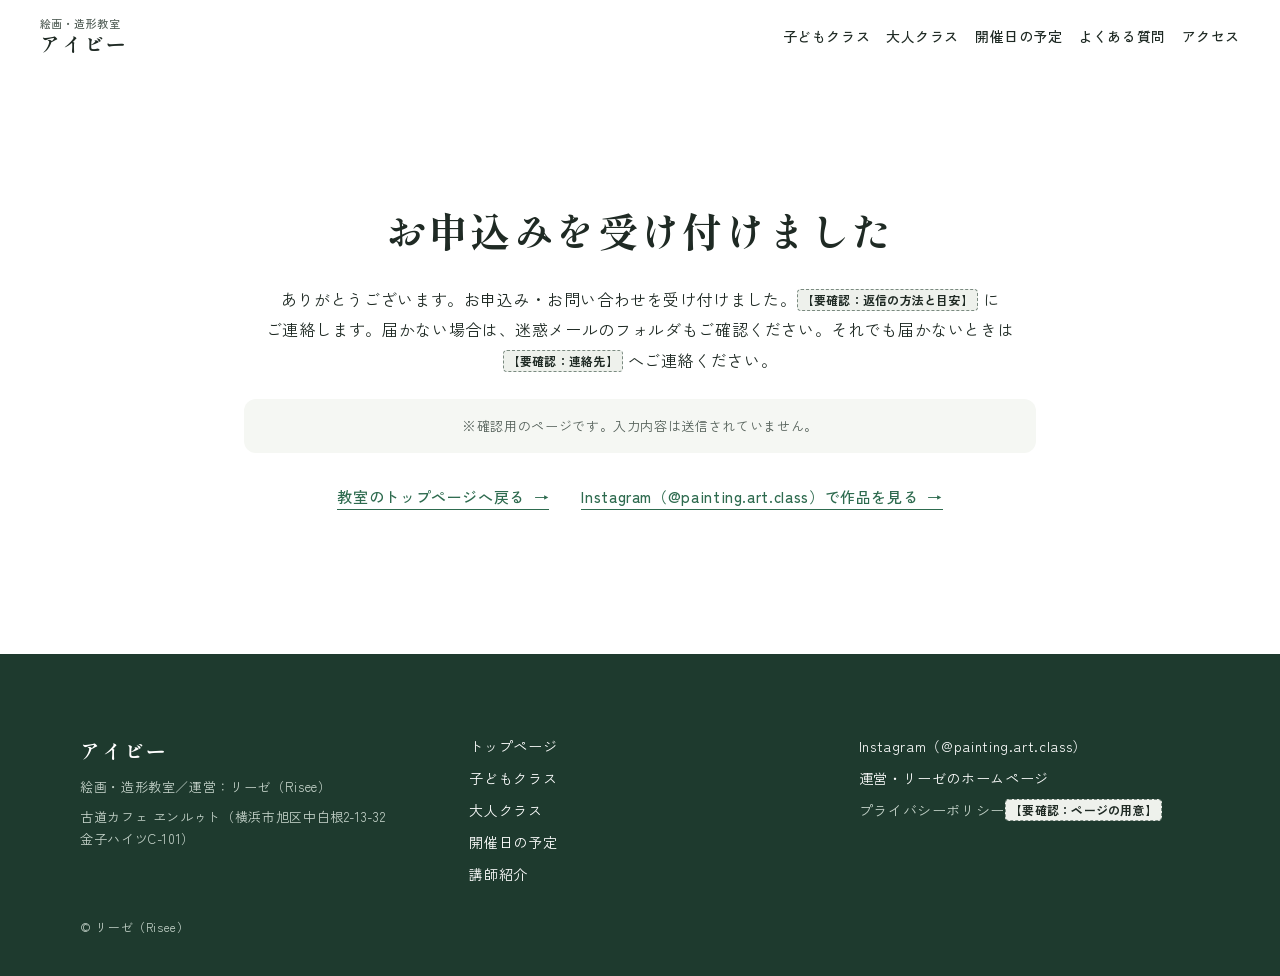
<file: thanks/index.html>
<!doctype html>
<html lang="ja">
<head>
<meta charset="utf-8">
<meta name="viewport" content="width=device-width, initial-scale=1">
<title>お申込みを受け付けました｜アイビー</title>
<meta name="robots" content="noindex,nofollow">
<link rel="icon" href="data:,">
<link rel="preconnect" href="https://fonts.googleapis.com">
<link rel="preconnect" href="https://fonts.gstatic.com" crossorigin>
<link href="https://fonts.googleapis.com/css2?family=Jost:wght@400;500&family=Shippori+Mincho:wght@600;700&family=Zen+Kaku+Gothic+New:wght@400;500;700&display=swap" rel="stylesheet">
<link rel="stylesheet" href="../assets/css/style.css?v=4">
<script>
(function(d){if(window.matchMedia&&matchMedia('(prefers-reduced-motion: reduce)').matches)return;d.classList.add('js-motion');try{if(sessionStorage.getItem('ivy-intro'))d.classList.add('intro-done')}catch(e){}setTimeout(function(){if(!window.ivyReady)d.classList.remove('js-motion')},2500)})(document.documentElement);
</script>
<script src="../assets/js/main.js?v=4" defer></script>
</head>
<body>
<header class="header">
  <a class="logo" href="../">
    <span class="logo__sub">絵画・造形教室</span>
    <span class="logo__main">アイビー</span>
  </a>
  <button class="burger" type="button" aria-label="メニューを開く" aria-expanded="false" aria-controls="nav"><span></span></button>
  <div class="scrim"></div>
  <nav class="nav" id="nav" aria-label="メインメニュー">
    <button class="nav__close" type="button" aria-label="メニューを閉じる"></button>
    <ul class="nav__list">
      <li><a href="../kids/">子どもクラス</a></li>
      <li><a href="../adult/">大人クラス</a></li>
      <li><a href="../#schedule">開催日の予定</a></li>
      <li><a href="../#faq">よくある質問</a></li>
      <li><a href="../#access">アクセス</a></li>
    </ul>
  </nav>
</header>

<main>
  <section class="section thanks">
    <div class="thanks__box">
      <h1>お申込みを受け付けました</h1>
      <p class="thanks__text">ありがとうございます。お申込み・お問い合わせを受け付けました。<span class="tbc">【要確認：返信の方法と目安】</span> にご連絡します。届かない場合は、迷惑メールのフォルダもご確認ください。それでも届かないときは <span class="tbc">【要確認：連絡先】</span> へご連絡ください。</p>
      <p class="thanks__note">※確認用のページです。入力内容は送信されていません。</p>
      <div class="thanks__links">
        <a class="tlink" href="../">教室のトップページへ戻る</a>
        <a class="tlink" href="https://www.instagram.com/painting.art.class/" target="_blank" rel="noopener">Instagram（@painting.art.class）で作品を見る<span class="vh">（新しいタブで開きます）</span></a>
      </div>
    </div>
  </section>
</main>

<footer class="footer">
  <div class="wrap">
    <div class="footer__grid">
      <div>
        <p class="footer__name">アイビー</p>
        <p class="footer__meta">絵画・造形教室／運営：リーゼ（Risee）</p>
        <p class="footer__meta">古道カフェ ヱンルゥト（横浜市旭区中白根2-13-32 金子ハイツC-101）</p>
      </div>
      <ul>
        <li><a href="../">トップページ</a></li>
        <li><a href="../kids/">子どもクラス</a></li>
        <li><a href="../adult/">大人クラス</a></li>
        <li><a href="../#schedule">開催日の予定</a></li>
        <li><a href="../#teacher">講師紹介</a></li>
      </ul>
      <ul>
        <li><a href="https://www.instagram.com/painting.art.class/" target="_blank" rel="noopener">Instagram（@painting.art.class）<span class="vh">（新しいタブで開きます）</span></a></li>
        <li><a href="https://artewald.com/" target="_blank" rel="noopener">運営・リーゼのホームページ<span class="vh">（新しいタブで開きます）</span></a></li>
        <li class="footer__muted">プライバシーポリシー<span class="tbc">【要確認：ページの用意】</span></li>
      </ul>
    </div>
    <p class="footer__copy">© リーゼ（Risee）</p>
  </div>
</footer>
</body>
</html>
</file>
<file: assets/css/style.css>
/* 絵画・造形教室アイビー
   基準：スマホ375。768px〜はタブレット、1024px〜はPC（基準1440） */

/* ===== トークン ===== */
:root {
  --color-main: #2E6B4F;
  --color-main-dark: #22503B;
  --color-ink: #1F2A24;
  --color-text-sub: #55615A;
  --color-bg: #FFFFFF;
  --color-line: #D5DDD7;
  --color-line-strong: #7A8A80;
  --color-deep: #1E3A2E;
  --color-deep-sub: #C5D3CA;
  --color-photo-pending: #EEF1EC;
  /* 色はメイン（緑 #2E6B4F）＋アクセント（若葉 #3F6B26）＋無彩色まで。
     大人クラスはメインの濃い色、子どもクラスはアクセント。エラーの赤だけはフォームの機能色として残す */
  --color-accent: #3F6B26;
  --color-tbc: #1F2A24;
  --color-tbc-bg: #EEF1EC;
  --color-error: #B42318;
  --color-error-bg: #FDECEA;
  --color-kids: var(--color-accent);
  --color-adult: var(--color-main-dark);

  --theme: #2E6B4F;
  --theme-pale: #E4F2EA;
  --theme-soft: #F5F7F3;

  /* 余白トークン（8の倍数。細かい所だけ4と12） */
  --s4: 4px; --s8: 8px; --s12: 12px; --s16: 16px; --s24: 24px; --s32: 32px; --s40: 40px; --s48: 48px;
  --s56: 56px; --s64: 64px; --s80: 80px; --s96: 96px; --s128: 128px; --s144: 144px;

  /* 見出しは4段だけ（SP 36/28/22/18 → PC 56/40/28/20） */
  --h1: 36px; --h2: 28px; --h3: 22px; --h4: 18px;

  --font-head: "Shippori Mincho", "Hiragino Mincho ProN", "Yu Mincho", serif;
  --font-body: "Zen Kaku Gothic New", "Hiragino Sans", "Yu Gothic", sans-serif;
  --font-en: "Jost", "Zen Kaku Gothic New", sans-serif;

  --ls-head: .06em;
  --ls-body: .04em;

  --page-x: 24px;
  --header-h: 56px;
  --fixbar-h: 72px;
  --arc-h: 32px;
  --wave-h: 24px;
  --pname-h: 88px;
  --ring: 4px;
  --band-pad: 80px;
  --head-gap: 40px;

  --ease-out: cubic-bezier(.22, 1, .36, 1);
  --ease-slow: cubic-bezier(.65, 0, .35, 1);
  --dur-react: .25s;
}
[data-theme="kids"]  { --theme: var(--color-accent); --theme-pale: #E8F4DA; --theme-soft: #F3F9EC; }
[data-theme="adult"] { --theme: #22503B; --theme-pale: #E4F2EA; --theme-soft: #F5F7F3; --wave-h: 16px; }

@media (min-width: 768px) {
  :root { --page-x: 40px; }
}
@media (min-width: 1024px) {
  :root {
    --h1: 56px; --h2: 40px; --h3: 28px; --h4: 20px;
    --page-x: 80px;
    --header-h: 72px;
    --arc-h: 64px;
    --wave-h: 48px;
    --ring: 6px;
    --band-pad: 128px;
    --pname-h: 104px;
    --head-gap: 56px;
  }
  [data-theme="adult"] { --wave-h: 32px; }
}

/* ===== 土台 ===== */
*, *::before, *::after { box-sizing: border-box; }
html { -webkit-text-size-adjust: 100%; scroll-padding-top: calc(var(--header-h) + 16px); }
body {
  margin: 0;
  background: var(--color-bg);
  color: var(--color-ink);
  font-family: var(--font-body);
  font-size: 16px;
  line-height: 1.9;
  letter-spacing: var(--ls-body);
  word-break: auto-phrase;
  line-break: strict;
  overflow-x: clip;
  -webkit-font-smoothing: antialiased;
}
body.has-fixbar { padding-bottom: var(--fixbar-h); }
body.is-locked { overflow: hidden; }
h1, h2, h3, p, ul, ol, dl, dd, figure, fieldset, table { margin: 0; padding: 0; }
ul, ol { list-style: none; }
fieldset { border: 0; min-width: 0; }
img, svg { display: block; }
img { max-width: 100%; height: auto; }
a { color: inherit; }
button, input, select, textarea { font: inherit; letter-spacing: inherit; color: inherit; }
:focus-visible { outline: 2px solid var(--theme); outline-offset: 2px; }

.wrap { width: 100%; max-width: 1200px; margin-inline: auto; }
.section { position: relative; padding-inline: var(--page-x); overflow-x: clip; }
.vh {
  position: absolute; width: 1px; height: 1px; margin: -1px; padding: 0; overflow: hidden;
  clip-path: inset(50%); white-space: nowrap; border: 0;
}
.pc-only { display: none; }
.sp-only { display: inline; }
@media (min-width: 1024px) {
  .pc-only { display: inline; }
  .sp-only { display: none; }
}

/* ===== 見出し ===== */
.label {
  display: flex; align-items: center; gap: var(--s8);
  font-family: var(--font-en); font-weight: 500; font-size: 13px; line-height: 1;
  letter-spacing: .2em; color: var(--theme);
}
.label::before {
  content: ""; width: 14px; height: 14px; background: currentColor; flex: none;
  -webkit-mask: var(--leaf) center / contain no-repeat; mask: var(--leaf) center / contain no-repeat;
}
:root {
  --leaf: url("data:image/svg+xml,%3Csvg xmlns='http://www.w3.org/2000/svg' viewBox='0 0 14 14' fill='none' stroke='%23000' stroke-width='1.6'%3E%3Cpath d='M7 13V1M7 5C5.500 3 3 2.700 1 3.700 2 6.500 5 7.700 7 6.700 9 7.700 12 6.500 13 3.700 11 2.700 8.500 3 7 5Z'/%3E%3C/svg%3E");
}
.sec-head { margin-bottom: var(--head-gap); }
.sec-head--flush, .sec-head--tight { margin-bottom: 0; }
.sec-head h2, .h2 {
  margin-top: var(--s8);
  font-family: var(--font-head); font-weight: 600; font-size: var(--h2); line-height: 1.45;
  letter-spacing: var(--ls-head);
}
.h2__sub { display: block; margin-top: var(--s4); font-family: var(--font-body); font-weight: 400; font-size: 13px; line-height: 1.3; color: var(--color-text-sub); letter-spacing: var(--ls-body); }
.lead { margin-top: var(--s8); font-weight: 500; font-size: 15px; line-height: 28px; }
.h3-sec { font-family: var(--font-head); font-weight: 600; font-size: var(--h3); line-height: 1.5; letter-spacing: var(--ls-head); }
@media (min-width: 1024px) {
  .sec-head h2, .h2 { margin-top: var(--s16); }
  .h2__sub { font-size: 16px; }
  .lead { margin-top: var(--s16); font-size: 17px; line-height: 32px; }
}

/* ===== テキストリンク・タグ ===== */
.tlink {
  position: relative; display: inline-block;
  color: var(--theme); font-weight: 500; font-size: 14px; line-height: 22px;
  text-decoration: none; border-bottom: 1px solid currentColor;
}
.tlink::after { content: "\2002→"; }
.tlink::before {
  content: ""; position: absolute; left: 0; right: 0; bottom: -2px; height: 1px; background: currentColor;
  transform: scaleX(0); transform-origin: left; transition: transform .3s var(--ease-out);
}
a.tlink[href]:hover::before { transform: scaleX(1); }
@media (min-width: 1024px) { .tlink { font-size: 15px; line-height: 24px; } }

/* 【要確認：〇〇】の印。オーナーが埋めるまでの仮置き（無彩色＋点線） */
.tbc {
  display: inline-block; padding: 0 var(--s4); border-radius: 4px; border: 1px dashed var(--color-line-strong);
  background: var(--color-tbc-bg); color: var(--color-tbc);
  font-weight: 700; font-size: 12px; line-height: 20px; letter-spacing: .02em; vertical-align: 1px;
}
.tags { display: flex; flex-wrap: wrap; gap: var(--s8); }
.tag {
  display: inline-flex; align-items: center; height: 32px; padding: 0 var(--s16); border-radius: 999px;
  border: 1px solid var(--color-line); background: #fff; font-weight: 500; font-size: 13px; line-height: 1;
}
.tag--solid { background: var(--theme-pale); border-color: transparent; }
.badge-free {
  display: inline-flex; align-items: center; height: 24px; padding: 0 var(--s12); border-radius: 999px;
  background: #E4F2EA; color: var(--color-main-dark); font-weight: 700; font-size: 13px; line-height: 1;
}

/* ===== ボタン ===== */
/* 矢印は右端に固定し、文字は「矢印を除いた部分」の中央に置く（左32／右56） */
.cta {
  position: relative; display: flex; align-items: center; justify-content: center;
  width: 100%; height: 56px; padding: 0 var(--s56) 0 var(--s32); border: 0; border-radius: 999px; cursor: pointer;
  background: var(--color-main); color: #fff; font-weight: 700; font-size: 16px; line-height: 1;
  letter-spacing: .08em; text-decoration: none; white-space: nowrap;
  transition: background var(--dur-react) var(--ease-out);
}
.cta::after { content: "→"; position: absolute; right: 24px; top: 50%; margin-top: -.5em; line-height: 1; transition: transform var(--dur-react) var(--ease-out); }
.cta:hover { background: var(--color-main-dark); }
.cta:hover::after { transform: translateX(4px); }
.cta:active { transform: translateY(1px); }
.cta:focus-visible { outline: none; box-shadow: 0 0 0 2px #fff, 0 0 0 4px var(--theme); }
.cta:disabled { cursor: not-allowed; background: var(--color-line); color: var(--color-text-sub); }
@media (min-width: 1024px) {
  .cta--w { width: 360px; }
}

.choice {
  position: relative; display: flex; align-items: center; justify-content: center;
  width: 100%; height: 56px; padding: 0 var(--s64) 0 var(--s24); border-radius: 999px;
  border: 1.5px solid var(--c, var(--color-kids)); background: #fff; color: var(--color-ink);
  font-weight: 700; font-size: 15px; line-height: 1.3; text-decoration: none;
  transition: background var(--dur-react) var(--ease-out);
}
.choice::after {
  content: "→"; position: absolute; right: 8px; top: 50%; margin-top: calc(var(--s24) * -1); display: grid; place-items: center; width: 40px; height: 40px; border-radius: 50%;
  background: var(--c, var(--color-kids)); color: #fff; font-size: 15px;
  transition: transform var(--dur-react) var(--ease-out);
}
.choice:hover { background: var(--hover, #F3F9EC); }
.choice:hover::after { transform: translateX(4px); }
.choice--kids  { --c: var(--color-kids); --hover: #F3F9EC; }
.choice--adult { --c: var(--color-adult); --hover: #F5F7F3; }
@media (min-width: 1024px) {
  .choice { height: 64px; font-size: 16px; }
  .choice::after { right: 12px; }
  .cardsm .choice { height: 56px; font-size: 15px; }
}

/* ===== ヘッダー ===== */
.header {
  position: sticky; top: 0; z-index: 50;
  display: flex; align-items: center; justify-content: space-between;
  height: var(--header-h); padding-inline: var(--s16) var(--s8);
  background: #fff;
}
.logo { display: block; text-decoration: none; }
.logo__sub { display: block; font-weight: 500; font-size: 10px; line-height: 12px; color: var(--color-text-sub); letter-spacing: .04em; }
.logo__main { display: block; margin-top: 2px; font-family: var(--font-head); font-weight: 700; font-size: 17px; line-height: 20px; letter-spacing: .1em; }
.burger {
  position: relative; width: 44px; height: 44px; padding: 0; border: 0; background: none; cursor: pointer;
}
.burger span, .burger::before, .burger::after {
  content: ""; position: absolute; left: 11px; width: 22px; height: 2px; border-radius: 1px; background: var(--color-ink);
}
.burger::before { top: 13px; }
.burger span { top: 21px; }
.burger::after { top: 29px; }
.nav {
  position: fixed; inset: 0 0 0 auto; z-index: 200; width: 100%;
  display: flex; flex-direction: column; padding: var(--s8) var(--s24) var(--s24); background: #fff; overflow-y: auto;
  visibility: hidden; transform: translateX(100%);
  transition: transform .3s var(--ease-out), visibility .3s;
}
.nav.is-open { visibility: visible; transform: none; }
.nav__close {
  position: relative; align-self: flex-end; width: 44px; height: 44px; margin-right: calc(var(--s12) * -1); padding: 0;
  border: 0; background: none; cursor: pointer;
}
.nav__close::before, .nav__close::after {
  content: ""; position: absolute; left: 11px; top: 21px; width: 22px; height: 2px; background: var(--color-ink);
}
.nav__close::before { transform: rotate(45deg); }
.nav__close::after { transform: rotate(-45deg); }
.nav__list a {
  display: flex; align-items: center; height: 56px; border-bottom: 1px solid var(--color-line);
  font-weight: 500; font-size: 16px; text-decoration: none;
}
.nav__list a[aria-current="page"] { font-weight: 700; color: var(--theme); box-shadow: inset 4px 0 0 var(--theme); padding-left: var(--s16); }
.nav__cta { margin-top: var(--s24); }
.scrim { position: fixed; inset: 0; z-index: 150; background: #000; opacity: 0; visibility: hidden; transition: opacity .3s, visibility .3s; }
.scrim.is-open { opacity: .3; visibility: visible; }

@media (min-width: 1024px) {
  .header { padding-inline: var(--s40); }
  .logo__sub { font-size: 11px; line-height: 13px; }
  .logo__main { font-size: 20px; line-height: 24px; }
  .burger, .nav__close, .scrim { display: none; }
  .nav {
    position: static; flex-direction: row; align-items: center; gap: var(--s24); width: auto; padding: 0;
    background: none; overflow: visible; visibility: visible; transform: none; transition: none;
  }
  .nav__list { display: flex; gap: var(--s16); }
  .nav__list a {
    position: relative; height: auto; border: 0; font-size: 14px; line-height: 20px; letter-spacing: .04em;
  }
  .nav__list a::after {
    content: ""; position: absolute; left: 0; right: 0; bottom: -2px; height: 1px; background: currentColor;
    transform: scaleX(0); transform-origin: left; transition: transform .3s var(--ease-out);
  }
  .nav__list a:hover::after { transform: scaleX(1); }
  .nav__list a[aria-current="page"] { box-shadow: none; padding-left: 0; }
  .nav__list a[aria-current="page"]::after { height: 2px; bottom: -3px; transform: none; }
  .nav__cta { margin-top: 0; }
  .nav__cta .cta { width: 240px; height: 48px; padding: 0 var(--s48) 0 var(--s24); font-size: 14px; letter-spacing: .04em; }
  .nav__cta .cta::after { right: 20px; }
}



/* ===== パンくず ===== */
.crumb {
  display: flex; flex-wrap: wrap; align-items: center;
  font-size: 11px; line-height: 26px; color: var(--color-text-sub);
}
.crumb li + li::before { content: "＞"; margin-inline: var(--s12); }
.crumb a { text-decoration: none; }
.crumb a:hover { text-decoration: underline; }
.crumb-bar { display: flex; align-items: center; min-height: 32px; padding-inline: var(--page-x); }
@media (min-width: 1024px) {
  .crumb { font-size: 12px; line-height: 29px; }
  .crumb-bar { min-height: 40px; }
}

/* ===== 飾り ===== */
.arc { position: absolute; left: 0; display: block; width: 100%; height: var(--arc-h); pointer-events: none; }
.arc--down { bottom: -1px; }
.arc--up { bottom: calc(100% - 1px); }
.arc--dip { top: -1px; }
.blob { position: absolute; z-index: 0; fill: var(--theme-pale); pointer-events: none; }
.wave { position: absolute; width: 150%; height: var(--wave-h); pointer-events: none; }
.wave svg { display: block; width: 100%; height: 100%; }
.wave--top { left: -25%; bottom: calc(100% - 1px); }
.wave--bottom { left: -50%; bottom: -1px; }

/* ===== 写真 ===== */
.ph { position: relative; overflow: hidden; background: var(--theme-soft); }
.ph img { width: 100%; height: 100%; object-fit: cover; }
.ph--ellipse { border-radius: 50%; }
.ph--arch { border-radius: 999px 999px 0 0; }
.ph--empty {
  display: grid; place-items: center; padding: var(--s16); text-align: center;
  background: var(--color-photo-pending); border: 1px dashed var(--color-line-strong);
  color: var(--color-text-sub); font-weight: 700; font-size: 12px; line-height: 1.6;
}
.ph--box { border-radius: 12px; }

/* ===== TOP：FV ===== */
.fv { position: relative; overflow: hidden; background: #F5F7F3; }
.fv__photo { position: relative; height: 100%; --cx: 50%; }
.fv { aspect-ratio: 375 / 320; max-height: 480px; width: 100%; }
.fv__under { position: absolute; left: 0; bottom: 0; width: 100%; height: 65%; object-fit: cover; }
.fv__over {
  position: absolute; inset: 0;
  -webkit-mask: url("data:image/svg+xml,%3Csvg xmlns='http://www.w3.org/2000/svg' viewBox='0 0 375 400' preserveAspectRatio='none'%3E%3Cpath d='M0 0H375V160C250 112 110 282 0 247Z'/%3E%3C/svg%3E") 0 0 / 100% 100% no-repeat;
          mask: url("data:image/svg+xml,%3Csvg xmlns='http://www.w3.org/2000/svg' viewBox='0 0 375 400' preserveAspectRatio='none'%3E%3Cpath d='M0 0H375V160C250 112 110 282 0 247Z'/%3E%3C/svg%3E") 0 0 / 100% 100% no-repeat;
}
.fv__over img { width: 100%; height: 65%; object-fit: cover; }
.fv__line { position: absolute; inset: 0; width: 100%; height: 100%; overflow: visible; pointer-events: none; }
.fv__line path { fill: none; stroke: rgb(255 255 255 / .85); stroke-width: 1.5; }
.fv__line--pc { display: none; }
.fv__card {
  position: absolute; z-index: 2; width: 180px; padding: var(--s8) var(--s12); border-radius: 12px; background: #fff;
}
.fv__card--a { top: 12px; right: 12px; }
.fv__card--b { left: 12px; bottom: 40px; }
.fv__en { display: block; font-family: var(--font-en); font-weight: 500; font-size: 10px; line-height: 10px; letter-spacing: .2em; color: var(--color-main); }
.fv__ja { display: flex; align-items: center; gap: var(--s8); margin-top: var(--s4); font-family: var(--font-head); font-weight: 700; font-size: var(--h4); line-height: 24px; letter-spacing: .1em; color: var(--color-main); }
.fv__ja::after { content: ""; width: 16px; height: 1px; background: currentColor; }
.fv__desc { display: block; margin-top: var(--s4); font-weight: 500; font-size: 11px; line-height: 17px; letter-spacing: .02em; white-space: nowrap; }
@media (min-width: 768px) {
  .fv { aspect-ratio: 1440 / 440; max-height: none; }
  .fv__over { display: none; }
  .fv__under { position: static; height: 100%; }
  .fv__line--sp { display: none; }
  .fv__line--pc { display: block; }
  .fv__line path { stroke-width: 2; }
  .fv__line--pc { filter: drop-shadow(0 0 10px rgb(255 255 255 / .5)); }
  .fv__photo { --cx: 45.3%; }
  .fv__card { width: 216px; padding: var(--s16) var(--s16); }
  .fv__card--a { top: 24px; left: max(var(--page-x), calc(50% - 600px)); right: auto; }
  .fv__card--b { bottom: 56px; right: max(var(--page-x), calc(50% - 600px)); left: auto; }
  .fv__en { font-size: 11px; line-height: 11px; }
  .fv__ja { line-height: 28px; }
  .fv__desc { font-size: 13px; line-height: 20px; }
}

.hero { padding: var(--s24) var(--page-x) var(--s24); }
.hero__pre { display: block; font-family: var(--font-head); font-weight: 600; font-size: var(--h4); line-height: 1.5; letter-spacing: .08em; }
.hero__main { display: block; font-family: var(--font-head); font-weight: 700; font-size: var(--h1); line-height: 1.35; letter-spacing: .04em; white-space: nowrap; }
.hero h1 { margin-top: var(--s8); color: var(--color-main); font-weight: 700; font-size: var(--h4); line-height: 1.5; letter-spacing: .04em; }
/* サブコピー：画材の多さを伝える */
.hero__lead { margin-top: var(--s12); color: var(--color-ink); font-weight: 500; font-size: 15px; line-height: 26px; }
.pre-cta { margin-top: var(--s24); margin-bottom: var(--s8); color: var(--theme); font-weight: 700; font-size: 14px; line-height: 21px; letter-spacing: .08em; }
@media (min-width: 1024px) {
  .hero { padding: var(--s32) var(--page-x) var(--s40); text-align: center; }
  .hero__main { line-height: 1.3; letter-spacing: .06em; }
  .hero h1 { margin-top: var(--s8); }
  .hero__lead { margin-top: var(--s16); font-size: 18px; line-height: 32px; }
  /* PCは1画面にCTAまで収めるため、ボタン上の一言を省く */
  .pre-cta { display: none; }
  .hero .cta, .intro .cta--w { margin-top: var(--s32); }
  .hero .cta { margin-inline: auto; }
}

/* ===== TOP：クラス ===== */
.classes { padding-top: var(--s24); padding-bottom: var(--s80); }
.panels { display: grid; gap: var(--s32); }
.panel { position: relative; display: flex; flex-direction: column; }
.panel__img { aspect-ratio: 335 / 280; background: var(--theme-soft); }
.panel__img img { transition: transform .6s var(--ease-out); }
.panel__name {
  position: relative; z-index: 1;
  width: 280px; max-width: calc(100% - 32px); height: var(--pname-h); margin: calc(var(--pname-h) / -2) auto 0; padding-top: var(--s16); border-radius: 999px;
  background: var(--c); color: #fff; text-align: center;
  transition: transform .3s var(--ease-out);
}
.panel__en { display: block; font-family: var(--font-en); font-weight: 500; font-size: 11px; line-height: 11px; letter-spacing: .2em; }
.panel__row { display: flex; align-items: baseline; justify-content: center; gap: var(--s8); margin-top: var(--s4); }
.panel__row h3 { font-family: var(--font-head); font-weight: 700; font-size: var(--h3); line-height: 1.3; letter-spacing: var(--ls-head); }
.panel__row span { font-weight: 500; font-size: 13px; line-height: 1.3; white-space: nowrap; }
.panel__body { margin-top: calc(var(--pname-h) / -2); padding: var(--s64) var(--s24) var(--s24); border-radius: 0 0 24px 24px; background: var(--pale); }
.panel--kids  { --c: var(--color-kids);  --pale: #E8F4DA; }
.panel--adult { --c: var(--color-adult); --pale: #E4F2EA; }
.panel .choice::before { content: ""; position: absolute; inset: 0; border-radius: 999px 999px 24px 24px; }
@media (hover: hover) and (min-width: 1024px) {
  .panel:hover .panel__img img { transform: scale(1.04); }
  .panel:hover .panel__name { transform: translateY(-4px); }
  .panel:hover .choice { background: var(--hover); }
}
@media (min-width: 768px) { .panels { grid-template-columns: 1fr 1fr; gap: var(--s24); } }
@media (min-width: 1024px) {
  .classes { padding-top: var(--s40); padding-bottom: var(--s128); }
  .panel__img { aspect-ratio: 588 / 440; }
  .panel__name { width: 400px; margin-top: calc(var(--pname-h) / -2); padding-top: var(--s24); }
  .panel__en { font-size: 12px; line-height: 12px; }
  .panel__row { margin-top: var(--s8); }
  .panel__row span { font-size: 14px; }
  .panel__body { margin-top: calc(var(--pname-h) / -2); padding: var(--s80) var(--s32) var(--s32); }
}

/* ===== カード（特徴・できること） ===== */
.features { padding-top: var(--s56); padding-bottom: var(--s80); }
.cards { position: relative; display: grid; gap: var(--s48); }
.card { position: relative; display: flex; flex-direction: column; }
.card > .ph, .card__ph { position: relative; z-index: 1; aspect-ratio: 4 / 3; width: 100%; }
.cards--wide .card > .ph { aspect-ratio: 3 / 2; }
.card__no { margin-top: var(--s24); color: var(--theme); font-family: var(--font-en); font-weight: 500; font-size: 20px; line-height: 20px; }
.card h3 { margin-top: var(--s8); font-family: var(--font-head); font-weight: 600; font-size: var(--h3); line-height: 1.5; letter-spacing: var(--ls-head); }
.card__text { margin-top: var(--s8); font-size: 16px; line-height: 30px; }
.card__sub { margin-top: var(--s8); font-weight: 700; font-size: 14px; line-height: 20px; }
.card .tags { margin-top: var(--s8); }
.card .tbc { align-self: flex-start; margin-top: var(--s8); }
.card .tlink { align-self: flex-start; margin-top: var(--s8); }
.card > .blob { width: 180px; height: 144px; left: -24px; top: 0; }
.point-note { margin-top: var(--s40); color: var(--color-text-sub); font-size: 14px; line-height: 25px; }
@media (min-width: 768px) {
  .cards:not(.cards--wide) { grid-template-columns: repeat(3, 1fr); gap: var(--s24); }
  .cards--wide { grid-template-columns: 1fr 1fr; gap: var(--s24); }
}
@media (min-width: 1024px) {
  .features { padding-top: var(--s96); padding-bottom: var(--s128); }
  .cards:not(.cards--wide) .card:nth-child(2) { margin-top: var(--s64); }
  .card__text { margin-top: var(--s8); }
  .card > .blob { width: 260px; height: 208px; left: -56px; top: -8px; }
  .point-note { margin-top: var(--s56); }
}

/* ===== 講師 ===== */
.teacher { padding-top: var(--s80); padding-bottom: var(--s80); }
.teacher__grid { display: grid; }
.teacher__photo { position: relative; justify-self: center; width: 240px; }
.teacher__photo .ph { position: relative; z-index: 1; aspect-ratio: 3 / 4; }
.teacher__photo .blob { width: 200px; height: 160px; left: 122px; top: 200px; }
.teacher__body { margin-top: var(--s32); }
.teacher__body .tbc { margin-top: var(--s16); }
.teacher__body .h3-sec { margin-top: var(--s16); }
.career { margin-top: var(--s16); }
.career li { position: relative; padding-left: var(--s24); line-height: 27px; }
.career li + li { margin-top: var(--s16); }
.career li::before {
  content: ""; position: absolute; left: 0; top: 7px; width: 14px; height: 14px; background: var(--theme);
  -webkit-mask: var(--leaf) center / contain no-repeat; mask: var(--leaf) center / contain no-repeat;
}
.career strong { font-weight: 700; }
.mural { margin-top: var(--s16); aspect-ratio: 3 / 2; max-width: 486px; display: block; text-align: left; }
.teacher__body .tlink { margin-top: var(--s16); }
.teacher__cta { margin-top: var(--s32); }
.teacher--class .teacher__photo { width: 150px; }
.teacher--class .teacher__photo .blob { display: none; }
.teacher--class .career li { line-height: 30px; }
@media (min-width: 1024px) {
  .teacher { padding-top: var(--s128); padding-bottom: var(--s128); }
  .teacher__grid { grid-template-columns: 384px minmax(0, 690px); column-gap: var(--s24); justify-content: space-between; align-items: start; }
  .teacher__photo { justify-self: start; width: 384px; }
  .teacher__photo .blob { width: 320px; height: 256px; left: 184px; top: 296px; }
  .teacher__body { margin-top: 0; }
  .mural { margin-top: var(--s24); }
  .teacher--class .teacher__grid { grid-template-columns: 282px minmax(0, 792px); }
  .teacher--class .teacher__photo { width: 282px; }
  .teacher--class .teacher__photo .blob { display: block; width: 240px; height: 192px; left: -48px; top: 216px; }
  .teacher__cta { margin-top: var(--s32); }
}

/* ===== 帯（予定・スケジュール） ===== */
.band { background: var(--theme-pale); padding-top: calc(var(--wave-h) + var(--band-pad)); padding-bottom: calc(var(--wave-h) + var(--band-pad)); }
.split { display: grid; gap: var(--s24); }
@media (min-width: 1024px) { .split { grid-template-columns: 384px minmax(0, 792px); justify-content: space-between; } }
.split .sec-head { margin-bottom: 0; }

.panel-white { border-radius: 12px; background: #fff; border: 1px solid var(--color-line); }
.plan { padding: var(--s16) var(--s24); }
.plan h3 { font-family: var(--font-head); font-weight: 600; font-size: var(--h4); line-height: 1.5; letter-spacing: var(--ls-head); }
.plan li { display: flex; flex-wrap: wrap; align-items: baseline; column-gap: var(--s16); padding: var(--s16) 0; border-top: 1px solid var(--color-line); line-height: 28px; }
.plan ul { margin-top: var(--s8); }
.plan__m { font-family: var(--font-en); font-size: 20px; line-height: 28px; color: var(--theme); }
.plan .tbc { margin-top: var(--s4); }
.table-wrap { margin-top: var(--s16); overflow: hidden; }
.table { width: 100%; border-collapse: collapse; }
.table tr + tr > * { border-top: 1px solid var(--color-line); }
.table th, .table td { display: block; text-align: left; font-weight: 400; }
.table th { padding: var(--s12) var(--s16) 0; color: var(--color-text-sub); font-weight: 700; font-size: 13px; line-height: 21px; }
.table td { padding: var(--s4) var(--s16) var(--s12); font-size: 16px; line-height: 26px; border-top: 0 !important; }
.table td .tbc, .table td .badge-free { display: block; width: fit-content; margin-top: var(--s8); }
.table td > .tbc:first-child { margin-top: 0; }
@media (min-width: 1024px) {
  .plan { padding: var(--s32) var(--s40) var(--s32); }
  .plan ul { margin-top: var(--s8); }
  .plan li { padding: var(--s16) 0; column-gap: var(--s16); }
  .plan .tbc { margin-top: 0; }
  .table-wrap { margin-top: var(--s24); }
  .table th, .table td { display: table-cell; vertical-align: middle; }
  .table th { width: 200px; padding: var(--s16) var(--s24); background: var(--theme-soft); color: var(--color-ink); font-size: 14px; line-height: 22px; }
  .table td { padding: var(--s16) var(--s24); border-top: 1px solid var(--color-line) !important; }
  .table tr:first-child td { border-top: 0 !important; }
  .table--access th { width: 130px; white-space: nowrap; }
  .table--access td { padding-right: var(--s16); }
}

/* ===== Instagram ===== */
.insta { padding-top: var(--s80); padding-bottom: var(--s80); }
.insta__grid { display: grid; grid-template-columns: repeat(3, 1fr); gap: var(--s8); }
.insta__grid li { aspect-ratio: 1; border-radius: 8px; }
.insta__grid li:nth-child(1) { background: #E4F2EA; }
.insta__grid li:nth-child(2) { background: #E8F4DA; }
.insta__grid li:nth-child(3) { background: #F5F7F3; }
.insta__grid li:nth-child(4) { background: #F5F7F3; display: none; }
.insta .tlink { margin-top: var(--s40); }
@media (min-width: 1024px) {
  .insta { padding-top: var(--s128); padding-bottom: var(--s128); }
  .insta__grid { grid-template-columns: repeat(4, 1fr); gap: var(--s24); }
  .insta__grid li { border-radius: 12px; }
  .insta__grid li:nth-child(4) { display: block; }
  .insta .tlink { margin-top: var(--s56); }
}

/* ===== 流れ・ステップ ===== */
.trial { padding-top: var(--s40); padding-bottom: var(--s80); }
.steps { position: relative; display: grid; gap: var(--s32); }
.steps__no {
  position: relative; z-index: 1; display: grid; place-items: center; width: 48px; height: 48px; border-radius: 50%;
  background: #fff; border: 1.5px solid var(--theme); color: var(--theme);
  font-family: var(--font-en); font-size: 18px; line-height: 1;
}
.steps__title { margin-top: var(--s8); font-weight: 700; font-size: var(--h4); line-height: 1.5; }
.steps__text { margin-top: var(--s8); font-size: 15px; line-height: 27px; }
.steps .tbc { margin-top: var(--s8); }
.steps__curve { position: absolute; pointer-events: none; overflow: visible; }
.steps__curve path, .timeline__curve path { fill: none; stroke: var(--theme); stroke-width: 1.5; }
.steps__curve--pc { display: none; }
.steps__curve--sp { left: 7px; top: 44px; width: 30px; height: calc(100% - 44px); }
.steps--curved { padding-left: var(--s64); gap: var(--s32); }
.steps--curved .steps__no { width: 56px; height: 56px; font-size: 20px; }
.steps--curved .steps__title { margin-top: var(--s8); }
.steps--curved .steps__text { margin-top: var(--s8); }
.steps-note { margin-top: var(--s24); color: var(--color-text-sub); font-size: 14px; line-height: 25px; }
.section-cta { margin-top: var(--s40); }
.sec-head--steps { margin-bottom: var(--s24); }
.sec-head--tl { margin-bottom: var(--s24); }
@media (min-width: 1024px) {
  .trial { padding-top: var(--s64); padding-bottom: var(--s128); }
  .steps { grid-template-columns: repeat(3, 1fr); gap: var(--s24); }
  .steps--curved { padding-left: 0; gap: var(--s24); }
  .steps__curve--pc { display: block; left: 0; top: 0; width: 100%; height: 56px; }
  .steps__curve--sp { display: none; }
  .section-cta { margin-top: var(--s56); }
  .sec-head--steps { margin-bottom: var(--s32); }
  .sec-head--tl { margin-bottom: var(--s40); }
  .steps-note { margin-top: var(--s32); }
  .steps-note + .section-cta { margin-top: var(--s32); }
  .steps--class + .section-cta { margin-top: var(--s40); }
  .section-cta--faq { margin-top: var(--s40); }
}

.timeline { position: relative; display: grid; gap: var(--s24); }
.timeline li { position: relative; padding-left: var(--s40); }
.timeline__dot { position: absolute; left: 7px; top: 4px; z-index: 1; width: 14px; height: 14px; border-radius: 50%; background: var(--theme); }
.timeline__time { display: block; min-height: 18px; color: var(--theme); font-family: var(--font-en); font-weight: 500; font-size: 18px; line-height: 18px; letter-spacing: .04em; }
.timeline__title { display: block; margin-top: var(--s8); font-weight: 700; font-size: var(--h4); line-height: 1.5; }
.timeline .tbc { margin-top: var(--s8); }
.timeline__curve { position: absolute; left: 11px; top: 10px; width: 6px; height: calc(100% - 10px); overflow: visible; pointer-events: none; }
.timeline__curve--pc { display: none; }
.dayline {
  display: flex; align-items: center; gap: var(--s12); margin-top: var(--s32); padding: var(--s12) var(--s24); border-radius: 28px; background: #fff;
  font-size: 13px; line-height: 21px;
}
.dayline__icon { flex: none; color: var(--theme); font-size: 16px; line-height: 1; }
.dayline .tlink { display: none; }
.subsec { margin-top: var(--s64); }
.h3-block { margin-top: var(--s32); margin-bottom: var(--s24); }
@media (min-width: 1024px) {
  .timeline { grid-template-columns: repeat(4, 1fr); gap: 0; padding-top: var(--s24); }
  .timeline li { padding-left: 0; padding-right: var(--s16); }
  .timeline__dot { left: 0; top: -22px; }
  .timeline__time { min-height: 22px; font-size: 22px; line-height: 22px; }
  .timeline__title { margin-top: var(--s8); }
  .timeline__curve--sp { display: none; }
  .timeline__curve--pc { display: block; left: 0; top: 0; width: 100%; height: 14px; }
  .dayline { width: 792px; max-width: 100%; min-height: 56px; margin-top: var(--s40); padding: 0 var(--s24) 0 var(--s32); border-radius: 999px; font-size: 15px; line-height: 23px; }
  .dayline .tlink { display: inline-block; flex: none; margin-left: 0; font-size: 14px; line-height: 20px; }
  .subsec { margin-top: var(--s96); }
  .h3-block { margin-top: var(--s40); margin-bottom: var(--s40); }
  .steps--class .steps__no { margin-bottom: 0; }
}

/* ===== 料金・時間 ===== */
.summary { padding-top: 0; padding-bottom: var(--s80); }
.summary .table-wrap { margin-top: 0; }
.summary .tlink { margin-top: var(--s24); }
@media (min-width: 1024px) { .summary { padding-bottom: var(--s128); } }
.summary--sp-pad { padding-top: var(--s80); }
@media (min-width: 1024px) { .summary--sp-pad { padding-top: 0; } }

/* ===== FAQ・アクセス ===== */
.soft { position: relative; background: var(--theme-soft); padding-top: var(--s80); padding-bottom: calc(var(--s80) + var(--arc-h)); }
.faq { padding: var(--s4) var(--s16); }
.faq details + details { border-top: 1px solid var(--color-line); }
.faq summary {
  position: relative; display: grid; grid-template-columns: 34px 1fr 28px; align-items: center; column-gap: var(--s8);
  min-height: 64px; padding: var(--s24) 0; cursor: pointer; list-style: none;
}
.faq summary::-webkit-details-marker { display: none; }
.faq__q, .faq__a { font-family: var(--font-head); font-weight: 700; font-size: 22px; line-height: 1.2; }
.faq__q { color: var(--theme); }
.faq__a { color: var(--color-main-dark); }
.faq h3 { font-weight: 700; font-size: var(--h4); line-height: 1.6; }
.faq__sign { justify-self: end; color: var(--theme); font-size: 18px; line-height: 1; }
.faq__sign::before { content: "＋"; }
details[open] .faq__sign::before { content: "−"; }
details[open] > summary { padding-bottom: var(--s12); }
.faq__body { display: grid; grid-template-columns: 34px 1fr; column-gap: var(--s8); padding-bottom: var(--s24); }
.faq__body p { line-height: 30px; }
.faq__body .tlink { margin-top: var(--s8); }
.faq__main { min-width: 0; }
.faq-links { display: flex; flex-direction: column; align-items: flex-start; gap: var(--s12); margin-top: var(--s24); }
.access { margin-top: var(--s80); }
.access__grid { display: grid; }
.access .table-wrap { margin-top: 0; }
.sec-head--access { margin-bottom: var(--s24); }
.access .tlink { margin-top: var(--s24); }
.access__media { display: grid; gap: var(--s16); margin-top: var(--s24); }
.mapbox { display: grid; place-items: center; height: 224px; border-radius: 12px; background: #fff; border: 1px solid var(--color-line); color: var(--color-text-sub); font-size: 13px; }
.photo-box { aspect-ratio: 3 / 2; font-size: 12px; }
@media (min-width: 1024px) {
  .soft { padding-top: var(--s128); padding-bottom: calc(var(--s128) + var(--arc-h)); }
  .faq { padding: var(--s8) var(--s40); }
  .faq summary { grid-template-columns: 34px 1fr 28px; padding: var(--s24) 0; }
  .faq details[open] > summary { padding-bottom: var(--s16); }
  .faq__body { padding-bottom: var(--s24); }
  .faq-links { flex-direction: row; gap: var(--s32); }
  .access { margin-top: var(--s128); }
  .access__grid { grid-template-columns: minmax(0, 486fr) minmax(0, 690fr); column-gap: var(--s24); }
  .access__media { margin-top: 0; }
  .mapbox { height: 400px; }
  .photo-box { aspect-ratio: auto; height: 240px; }
}

/* ===== 申込み ===== */
.apply { position: relative; background: var(--theme-pale); padding-top: calc(var(--arc-h) + var(--s96)); padding-bottom: var(--s96); }
.apply__blob { display: none; }
.apply__lead { margin-bottom: var(--s24); font-weight: 500; font-size: 15px; line-height: 28px; }
.apply__lead .tbc { margin-inline: 2px; }
.form { padding: var(--s32) var(--s24); border-radius: 12px; background: #fff; border: 1px solid var(--color-line); }
.field + .field { margin-top: var(--s24); }
.field__label, legend {
  display: flex; align-items: center; flex-wrap: wrap; gap: var(--s8); padding: 0; margin-bottom: var(--s8);
  font-weight: 700; font-size: 15px; line-height: 23px;
}
.req, .opt { display: inline-block; padding: 2px var(--s8); border-radius: 999px; font-weight: 700; font-size: 11px; line-height: 15px; }
.req { background: var(--color-main); color: #fff; }
.opt { background: var(--color-photo-pending); color: var(--color-text-sub); }
.input {
  display: block; width: 100%; height: 52px; padding: 0 var(--s16); border: 1px solid var(--color-line-strong); border-radius: 12px; background: #fff;
}
select.input {
  appearance: none; -webkit-appearance: none; padding-right: var(--s40);
  background: #fff url("data:image/svg+xml,%3Csvg xmlns='http://www.w3.org/2000/svg' width='12' height='8' viewBox='0 0 12 8'%3E%3Cpath d='M1 1.500 6 6.500 11 1.500' fill='none' stroke='%2355615A' stroke-width='1.500'/%3E%3C/svg%3E") right 16px center no-repeat;
}
textarea.input { height: 120px; padding: var(--s12) var(--s16); resize: vertical; line-height: 1.7; }
.input:focus-visible { outline: 2px solid var(--theme); outline-offset: 0; }
.input[aria-invalid="true"] { border-color: var(--color-error); background-color: var(--color-error-bg); }
.radios { display: grid; gap: var(--s12); }
.radio {
  display: flex; align-items: center; gap: var(--s8); height: 52px; padding: 0 var(--s16); border: 1px solid var(--color-line-strong);
  border-radius: 999px; background: #fff; font-weight: 500; font-size: 15px; line-height: 1.3; cursor: pointer; white-space: nowrap;
}
.radio input {
  appearance: none; -webkit-appearance: none; flex: none; width: 20px; height: 20px; margin: 0; border-radius: 50%;
  border: 1px solid var(--color-line-strong); background: #fff; cursor: pointer;
}
.radio input:checked { border: 6px solid var(--theme); }
.radio:has(input:checked) { background: var(--theme-pale); border-color: var(--theme); }
.check { display: flex; align-items: center; gap: var(--s12); font-weight: 500; font-size: 15px; line-height: 23px; cursor: pointer; }
.check input {
  appearance: none; -webkit-appearance: none; flex: none; width: 22px; height: 22px; margin: 0; border-radius: 6px;
  border: 1px solid var(--color-line-strong); background: #fff; cursor: pointer; display: grid; place-items: center;
}
.check input:checked { background: var(--theme); border-color: var(--theme); }
.check input:checked::before { content: ""; width: 11px; height: 6px; margin-top: calc(var(--s4) * -1); border-left: 2px solid #fff; border-bottom: 2px solid #fff; transform: rotate(-45deg); }
.err { display: flex; gap: var(--s8); margin-top: var(--s8); color: var(--color-error); font-weight: 500; font-size: 13px; line-height: 1.6; }
.err::before { content: "！"; font-weight: 700; }
.err[hidden] { display: none; }
.form .cta { height: 60px; margin-top: var(--s24); }
.form__note { margin-top: var(--s12); color: var(--color-text-sub); font-size: 12px; line-height: 1.7; text-align: center; }
.cardsm {
  display: grid; gap: var(--s8); margin-top: var(--s24); padding: var(--s24); border-radius: 24px; background: #fff;
}
.cardsm__photo { width: 88px; height: 88px; }
.cardsm__badge { display: inline-flex; align-items: center; height: 22px; margin-top: var(--s8); padding: 0 var(--s8); border-radius: 999px; background: var(--c); color: #fff; font-weight: 700; font-size: 12px; line-height: 1; justify-self: start; }
.cardsm__title { font-family: var(--font-head); font-weight: 700; font-size: var(--h4); line-height: 1.5; letter-spacing: var(--ls-head); }
.cardsm__text { font-size: 14px; line-height: 24px; }
.cardsm .choice { margin-top: var(--s8); }
.cardsm--kids  { --c: var(--color-kids); }
.cardsm--adult { --c: var(--color-adult); }
@media (min-width: 768px) { .radios { grid-template-columns: repeat(auto-fit, minmax(0, max-content)); } }
@media (min-width: 1024px) {
  .apply { padding-top: calc(var(--arc-h) + var(--s144)); padding-bottom: var(--s144); }
  .apply__blob {
    display: block; position: absolute; z-index: 0; left: max(432px, calc(50% - 288px)); top: 104px; width: 280px; height: 224px;
    fill: #fff; opacity: .6; pointer-events: none;
  }
  .apply__lead { position: relative; font-size: 17px; line-height: 32px; }
  .form { padding: var(--s48); }
  .cardsm { grid-template-columns: 112px 1fr 280px; grid-template-rows: auto auto auto; column-gap: var(--s24); row-gap: var(--s4); align-items: center; min-height: 192px; padding: var(--s24) var(--s32); }
  .cardsm__photo { grid-row: 1 / span 3; width: 112px; height: 112px; }
  .cardsm__badge { grid-column: 2; margin-top: 0; }
  .cardsm__title { grid-column: 2; }
  .cardsm__text { grid-column: 2; }
  .cardsm .choice { grid-column: 3; grid-row: 1 / span 3; margin-top: 0; }
}

/* ===== クラスのページ：ギャラリーと導入 ===== */
.gallery { position: relative; overflow: hidden; background: var(--theme-soft); }
.gallery__inner { position: relative; width: min(100%, 560px); aspect-ratio: 375 / 352; margin-inline: auto; }
.gallery .blob--a { width: 53.33%; height: 42.61%; left: -5.33%; top: 42.61%; }
.gallery .blob--b { display: none; }
.g { position: absolute; display: flex; flex-direction: column; align-items: center; }
.g figure { display: contents; }
.g .ph { width: 100%; box-shadow: 0 0 0 var(--ring) #fff; overflow: hidden; }
.g figcaption { margin-top: var(--s8); font-weight: 500; font-size: 12px; line-height: 17px; letter-spacing: .06em; white-space: nowrap; }
.g1 { left: 5.33%;  top: 5.68%;  width: 62.93%; z-index: 2; }
.g1 .ph { aspect-ratio: 500 / 380; border-radius: 50%; }
.g2 { left: 61.33%; top: 51.14%; width: 29.33%; z-index: 1; }
.g2 .ph { aspect-ratio: 1; border-radius: 50%; }
.g3 { left: 62.67%; top: 4.55%;  width: 32%; z-index: 1; }
.g3 .ph { aspect-ratio: 1; border-radius: 50%; }
.g4, .g5 { display: none; }
.g .ph--empty { font-size: 11px; padding: var(--s4); box-shadow: none; }
@media (min-width: 1024px) {
  .gallery__inner { width: min(80%, 1056px); aspect-ratio: 1440 / 600; }
  .gallery .blob--a { width: 31.94%; height: 56.67%; left: 15.97%; top: 43.33%; }
  .gallery .blob--b { display: block; width: 23.61%; height: 46.67%; left: 73.61%; top: -3.33%; transform: scaleX(-1); }
  .g figcaption { margin-top: var(--s12); font-size: 14px; line-height: 20px; }
  .g1 { left: 32.64%; top: 8%;     width: 34.72%; }
  .g2 { left: 11.81%; top: 18.33%; width: 18.06%; }
  .g2 .ph { aspect-ratio: 260 / 360; border-radius: 999px 999px 0 0; }
  .g3 { left: 70.14%; top: 5.33%;  width: 18.06%; }
  .g4 { display: flex; left: 62.5%;  top: 53%;    width: 10.42%; z-index: 3; }
  .g5 { display: flex; left: 78.13%; top: 58.67%; width: 11.11%; z-index: 1; }
  .g4 .ph, .g5 .ph { aspect-ratio: 1; border-radius: 50%; }
}

.intro { padding-bottom: var(--s64); }
.intro .label { margin-top: var(--s12); }
.intro h1 { margin-top: var(--s12); font-weight: 700; font-size: var(--h1); line-height: 1.3; }
.intro__1 { display: block; color: var(--theme); font-weight: 700; font-size: 14px; line-height: 21px; letter-spacing: .06em; }
.intro__2 { display: block; font-family: var(--font-head); font-weight: 700; font-size: var(--h1); line-height: 1.3; letter-spacing: var(--ls-head); }
.intro__3 { display: block; font-family: var(--font-head); font-weight: 600; font-size: var(--h4); line-height: 1.5; letter-spacing: var(--ls-head); }
.intro__lead { margin-top: var(--s12); font-weight: 500; font-size: 15px; line-height: 26px; }
.intro .pre-cta { margin-top: var(--s24); }
.chips {
  display: flex; gap: var(--s8); margin-top: var(--s24); margin-right: calc(var(--page-x) * -1); padding-right: var(--page-x);
  overflow-x: auto; scrollbar-width: none;
}
.chips::-webkit-scrollbar { display: none; }
.chips li { flex: none; }
.chip {
  flex: none; display: flex; align-items: center; gap: var(--s8); height: 40px; white-space: nowrap; padding: 0 var(--s16); border-radius: 999px;
  border: 1px solid var(--theme); background: #fff; font-weight: 500; font-size: 14px; line-height: 1; text-decoration: none;
  transition: background var(--dur-react) var(--ease-out);
}
.chip::after { content: "↓"; color: var(--theme); font-size: 12px; transition: transform var(--dur-react) var(--ease-out); }
.chip:hover { background: var(--theme-soft); }
.chip:hover::after { transform: translateY(2px); }
.point { padding-top: var(--s24); padding-bottom: var(--s80); }
.materials { margin-top: var(--s80); }
.tiles { display: grid; grid-template-columns: 1fr 1fr; gap: var(--s24) var(--s16); }
.tile .ph { aspect-ratio: 3 / 4; }
.tile h3 { margin-top: var(--s12); font-family: var(--font-head); font-weight: 600; font-size: var(--h4); line-height: 1.5; letter-spacing: var(--ls-head); }
.tile p { margin-top: var(--s8); font-size: 14px; line-height: 24px; }
@media (min-width: 768px) { .tiles { grid-template-columns: repeat(4, 1fr); gap: var(--s24); } }
@media (min-width: 1024px) {
  .intro { padding-bottom: var(--s96); }
  .intro .label { margin-top: var(--s16); }
  .intro h1 { margin-top: var(--s16); }
  .intro__1 { font-size: 16px; line-height: 24px; }
  .intro__lead { max-width: 792px; margin-top: var(--s16); font-size: 18px; line-height: 32px; }
  .chips { margin-top: var(--s32); margin-right: 0; padding-right: 0; flex-wrap: wrap; }
  .point { padding-top: var(--s40); padding-bottom: var(--s128); }
  .materials { margin-top: var(--s128); }
  .tile h3 { margin-top: var(--s8); }
  .tile p { margin-top: var(--s8); }
}

/* ===== フッター ===== */
.footer { padding: var(--s56) var(--page-x) var(--s40); background: var(--color-deep); color: #fff; }
.footer__grid { display: grid; gap: var(--s24); }
.footer__name { font-family: var(--font-head); font-weight: 700; font-size: 18px; line-height: 31px; letter-spacing: .1em; }
.footer__meta { margin-top: var(--s8); color: var(--color-deep-sub); font-size: 13px; line-height: 22px; }
.footer__meta + .footer__meta { margin-top: var(--s8); }
.footer li { font-size: 14px; line-height: 24px; }
.footer li + li { margin-top: var(--s8); }
.footer a { text-decoration: none; }
.footer a:hover { text-decoration: underline; }
.footer__muted { color: var(--color-deep-sub); font-size: 13px; }
.footer__copy { margin-top: var(--s24); color: var(--color-deep-sub); font-size: 12px; line-height: 18px; }
@media (min-width: 1024px) {
  .footer { padding: var(--s80) var(--page-x) var(--s40); }
  .footer__grid { grid-template-columns: repeat(3, 1fr); gap: var(--s48); }
  .footer__name { font-size: 20px; line-height: 34px; }
  .footer__copy { margin-top: var(--s32); }
}

/* ===== スマホ固定ボタン ===== */
.fixbar {
  position: fixed; left: 0; right: 0; bottom: 0; z-index: 100; padding: var(--s8) var(--s16); height: var(--fixbar-h);
  background: #fff; box-shadow: 0 -1px 0 var(--color-line); transition: transform var(--dur-react) var(--ease-out);
}
.fixbar.is-hidden { transform: translateY(100%); }
@media (min-width: 1024px) {
  .fixbar { display: none; }
  body.has-fixbar { padding-bottom: 0; }
}

/* ===== 申込み完了 ===== */
.thanks { padding-top: var(--s80); padding-bottom: var(--s96); }
.thanks__box { max-width: 792px; margin-inline: auto; text-align: center; }
.thanks h1 { font-family: var(--font-head); font-weight: 700; font-size: var(--h2); line-height: 1.5; letter-spacing: var(--ls-head); }
.thanks__text { margin-top: var(--s24); }
.thanks__note { margin-top: var(--s24); padding: var(--s16) var(--s16); border-radius: 12px; background: var(--theme-soft); color: var(--color-text-sub); font-size: 13px; line-height: 1.7; }
.thanks__links { display: flex; flex-direction: column; align-items: center; gap: var(--s12); margin-top: var(--s32); }
@media (min-width: 1024px) {
  .thanks { padding-top: var(--s128); padding-bottom: var(--s144); }
  .thanks__links { flex-direction: row; justify-content: center; gap: var(--s32); }
}

/* ===== 開く幕・写真の切り替え・写真の帯 ===== */
.curtain { display: none; }
.fv__scroll { display: none; }
.fv__side {
  position: absolute; inset: 0; pointer-events: none;
  -webkit-mask: var(--side) 0 0 / 100% 100% no-repeat; mask: var(--side) 0 0 / 100% 100% no-repeat;
}
.fv__side--a { --side: url("data:image/svg+xml,%3Csvg xmlns='http://www.w3.org/2000/svg' viewBox='0 0 375 400' preserveAspectRatio='none'%3E%3Cpath d='M0 0H375V160C250 112 110 282 0 247Z'/%3E%3C/svg%3E"); }
.fv__side--b { --side: url("data:image/svg+xml,%3Csvg xmlns='http://www.w3.org/2000/svg' viewBox='0 0 375 400' preserveAspectRatio='none'%3E%3Cpath d='M0 247C110 282 250 112 375 160V400H0Z'/%3E%3C/svg%3E"); }
.fv__slide { position: absolute; left: 0; width: 100%; height: 65%; object-fit: cover; opacity: 0; transition: opacity 2.4s ease-in-out; }
.fv__side--a .fv__slide { top: 0; }
.fv__side--b .fv__slide { bottom: 0; transition-delay: .5s; }
.fv__slide.is-on { opacity: 1; }
.loop { overflow: hidden; padding-block: var(--s24); }
.loop__track { display: flex; width: max-content; }
.loop__track li { flex: none; width: 216px; height: 160px; margin-right: var(--s12); overflow: hidden; border-radius: 20px; }
.loop__track li:nth-child(3n+2) { border-radius: 50%; }
.loop__track img { width: 100%; height: 100%; object-fit: cover; }
@media (min-width: 768px) {
  .fv__side--a { --side: url("data:image/svg+xml,%3Csvg xmlns='http://www.w3.org/2000/svg' viewBox='0 0 1440 560' preserveAspectRatio='none'%3E%3Cpath d='M0 0H800C900 190 480 330 652 560H0Z'/%3E%3C/svg%3E"); }
  .fv__side--b { --side: url("data:image/svg+xml,%3Csvg xmlns='http://www.w3.org/2000/svg' viewBox='0 0 1440 560' preserveAspectRatio='none'%3E%3Cpath d='M800 0H1440V560H652C480 330 900 190 800 0Z'/%3E%3C/svg%3E"); }
  .fv__slide { width: 66%; height: 100%; }
  .fv__side--a .fv__slide { left: 0; }
  .fv__side--b .fv__slide { left: auto; right: 0; }
  .loop { padding-block: var(--s40); }
  .loop__track li { width: 360px; height: 260px; margin-right: var(--s24); border-radius: 28px; }
}

/* ===== 動き（JSが有効で、動きを減らす設定でないときだけ） ===== */
@media (prefers-reduced-motion: no-preference) {
  html { scroll-behavior: smooth; }

  /* 開いたときの主役 */
  html.js-motion:not(.intro-done) .curtain {
    position: fixed; inset: 0; z-index: 400; display: grid; place-items: center; background: var(--color-deep); color: #fff;
    animation: curtainOut 1.3s var(--ease-slow) 1.3s both;
  }
  html.js-motion:not(.intro-done) .curtain__mark { text-align: center; animation: markIn 1.1s var(--ease-slow) .1s both; }
  .curtain__sub { display: block; font-family: var(--font-head); font-weight: 600; font-size: 14px; letter-spacing: .24em; }
  .curtain__main { display: block; margin-top: var(--s8); font-family: var(--font-head); font-weight: 700; font-size: 28px; letter-spacing: .16em; }
  html.js-motion:not(.intro-done) .fv__under,
  html.js-motion:not(.intro-done) .fv__over img { animation: zoomOut 3s var(--ease-slow) both; }
  html.js-motion:not(.intro-done) .fv__line path { stroke-dasharray: 1; animation: draw 1.2s var(--ease-slow) 1.6s both; }
  html.js-motion:not(.intro-done) .hero__catch { animation: rise20 1s var(--ease-slow) 1.8s both; }
  html.js-motion:not(.intro-done) .fv__card { animation: rise8 .8s var(--ease-slow) 2s both; }

  /* 切り替わる写真はゆっくり寄る */
  .fv__slide.is-on { animation: slideDrift 8s linear both; }

  /* 下へ誘う線 */
  html.js-motion .fv__scroll {
    position: absolute; left: max(var(--page-x), calc(50% - 600px)); bottom: 72px; z-index: 2; display: block;
    width: 1px; height: 64px; overflow: hidden; background: rgb(255 255 255 / .4);
  }
  html.js-motion .fv__scroll::before {
    content: ""; display: block; height: 100%; background: #fff; animation: scrollLine 2.4s var(--ease-slow) infinite;
  }

  /* 写真の帯がゆっくり流れる */
  .loop__track { animation: loopFlow 70s linear infinite; }

  /* 枠の中で写真がずれる（スクロール連動） */
  html.js-motion .has-drift img { scale: 1.16; translate: 0 var(--drift, 0); }

  html.js-motion:not(.intro-done) .gallery .blob--a { animation: blobIn .8s var(--ease-out) both; }
  html.js-motion:not(.intro-done) .gallery .blob--b { animation: blobInFlip .8s var(--ease-out) both; }
  html.js-motion:not(.intro-done) .g1 .ph { animation: settle .7s var(--ease-out) both; }
  html.js-motion:not(.intro-done) .g2 { animation: puff .7s var(--ease-out) .15s both; }
  html.js-motion:not(.intro-done) .g3 { animation: puff .7s var(--ease-out) .27s both; }
  html.js-motion:not(.intro-done) .g4 { animation: puff .7s var(--ease-out) .39s both; }
  html.js-motion:not(.intro-done) .g5 { animation: puff .7s var(--ease-out) .51s both; }

  /* スクロールで出る */
  html.js-motion .reveal { transition: opacity 1.2s var(--ease-slow) var(--d, 0s), transform 1.2s var(--ease-slow) var(--d, 0s); }
  html.js-motion .reveal:not(.is-in) { opacity: 0; transform: translateY(24px); }
  html.js-motion .reveal--up { transition-duration: 1.4s; }
  html.js-motion .reveal--up:not(.is-in) { transform: translateY(36px); }

  html.js-motion .reveal--ellipse { transition: clip-path 1.4s var(--ease-slow); }
  html.js-motion .reveal--ellipse:not(.is-in) { opacity: 1; transform: none; clip-path: ellipse(40% 40% at 50% 50%); }
  html.js-motion .reveal--ellipse.is-in { clip-path: ellipse(52% 52% at 50% 50%); }
  html.js-motion .reveal--ellipse img { transition: transform 1.4s var(--ease-slow); }
  html.js-motion .reveal--ellipse:not(.is-in) img { transform: scale(1.06); }

  html.js-motion .reveal--wave { transition: none; }
  html.js-motion .reveal--wave:not(.is-in) { opacity: 1; transform: none; }
  html.js-motion .reveal--wave svg { transition: transform 1.6s var(--ease-out); }
  html.js-motion .wave--top.reveal--wave:not(.is-in) svg { transform: translateX(-11.11%); }
  html.js-motion .wave--bottom.reveal--wave:not(.is-in) svg { transform: translateX(11.11%); }

  html.js-motion .reveal--draw { transition: none; }
  html.js-motion .reveal--draw:not(.is-in) { opacity: 1; transform: none; }
  html.js-motion .reveal--draw path { stroke-dasharray: 1; stroke-dashoffset: 0; transition: stroke-dashoffset .3s linear; }
  html.js-motion .reveal--draw:not(.is-in) path { stroke-dashoffset: 1; }

  /* 線が届いた番号から色がつく */
  html.js-motion .steps__no { transition: background .6s, color .6s; }
  html.js-motion .steps li.is-on .steps__no { background: var(--theme); color: #fff; }

  @keyframes curtainOut { from { opacity: 1; } to { opacity: 0; visibility: hidden; } }
  @keyframes markIn { from { opacity: 0; transform: translateY(12px); } to { opacity: 1; transform: none; } }
  @keyframes zoomOut { from { transform: scale(1.1); } to { transform: scale(1); } }
  @keyframes slideDrift { from { transform: scale(1.08); } to { transform: scale(1); } }
  @keyframes scrollLine { from { transform: translateY(-100%); } 60%, to { transform: translateY(100%); } }
  @keyframes loopFlow { to { transform: translateX(-50%); } }
  @keyframes draw { from { stroke-dashoffset: 1; } to { stroke-dashoffset: 0; } }
  @keyframes rise20 { from { opacity: 0; transform: translateY(20px); } to { opacity: 1; transform: none; } }
  @keyframes rise8 { from { opacity: 0; transform: translateY(8px); } to { opacity: 1; transform: none; } }
  @keyframes blobIn { from { opacity: 0; transform: scale(.9); } to { opacity: 1; transform: scale(1); } }
  @keyframes blobInFlip { from { opacity: 0; transform: scaleX(-1) scale(.9); } to { opacity: 1; transform: scaleX(-1); } }
  @keyframes settle { from { transform: scale(.96); } to { transform: scale(1); } }
  @keyframes puff { from { opacity: 0; transform: scale(.9); } to { opacity: 1; transform: scale(1); } }
}

/* Instagram の埋め込み（SPは横にスワイプ、768px〜は3列） */
.ig-embeds { display: flex; gap: var(--s12); width: 100%; overflow-x: auto; scroll-snap-type: x mandatory; -webkit-overflow-scrolling: touch; padding-bottom: var(--s8); }
.ig-embeds > * { flex: 0 0 80%; scroll-snap-align: start; }
.ig-embeds .instagram-media, .ig-embeds .instagram-media-rendered { min-width: 0 !important; max-width: none !important; width: 100% !important; margin: 0 !important; border-radius: 12px !important; }
.ig-embeds blockquote { padding: var(--s16); background: #fff; border-radius: 12px; font-size: 14px; }
@media (min-width: 768px) {
  .ig-embeds { display: grid; grid-template-columns: repeat(3, minmax(0, 1fr)); gap: var(--s24); align-items: start; overflow: visible; padding-bottom: 0; }
}

/* ===== 画材9種類（描く6・つくる3） ===== */
.materials-top { background: var(--theme-soft); padding-top: var(--s80); padding-bottom: var(--s80); }
.mats { display: grid; gap: var(--s24); }
.mats__head { display: flex; align-items: baseline; gap: var(--s8); margin-bottom: var(--s12); font-weight: 700; font-size: 16px; line-height: 24px; }
.mats__head span { color: var(--color-text-sub); font-weight: 500; font-size: 14px; }
.mats__list { display: grid; grid-template-columns: repeat(3, minmax(0, 1fr)); gap: var(--s8); }
.mat {
  display: flex; flex-direction: column; align-items: center; gap: var(--s8); padding: var(--s16) var(--s4);
  border-radius: 12px; background: #fff; border: 1px solid var(--color-line); text-align: center;
}
.mats__set--make .mat { background: var(--theme-pale); border-color: transparent; }
.mat__il { width: 64px; height: 64px; object-fit: contain; }
.mat__name { font-weight: 700; font-size: 15px; line-height: 24px; letter-spacing: .04em; white-space: nowrap; }
.mats-note { margin-top: var(--s16); color: var(--color-text-sub); font-size: 14px; line-height: 24px; }
.mats-block { margin-top: var(--s64); }
.mats-block .h3-sec { margin-bottom: var(--s24); }
.mats--boxed { padding: var(--s24) var(--s16); border-radius: 24px; background: var(--theme-soft); }
.materials .mats { margin-bottom: var(--s48); }
@media (min-width: 1024px) {
  .materials-top { padding-top: var(--s128); padding-bottom: var(--s128); }
  .mats { grid-template-columns: 6fr 3fr; gap: var(--s24); }
  .mats__list { gap: var(--s12); }
  .mats__set--draw .mats__list { grid-template-columns: repeat(6, minmax(0, 1fr)); }
  .mat { padding: var(--s24) var(--s4); }
  .mat__il { width: 80px; height: 80px; }
  .mat__name { font-size: 16px; }
  .mats-block { margin-top: var(--s96); }
  .mats-block .h3-sec { margin-bottom: var(--s32); }
  .mats--boxed { padding: var(--s32); }
  .materials .mats { margin-bottom: var(--s64); }
}

/* 講師の欄は背景を変えて、白いセクションが3つ続かないようにする（TOP） */
.teacher--soft { background: var(--theme-soft); }

/* 動きを減らす設定では、すべての動きを止める */
@media (prefers-reduced-motion: reduce) {
  *, *::before, *::after { animation: none !important; transition: none !important; scroll-behavior: auto !important; }
}
</file>
